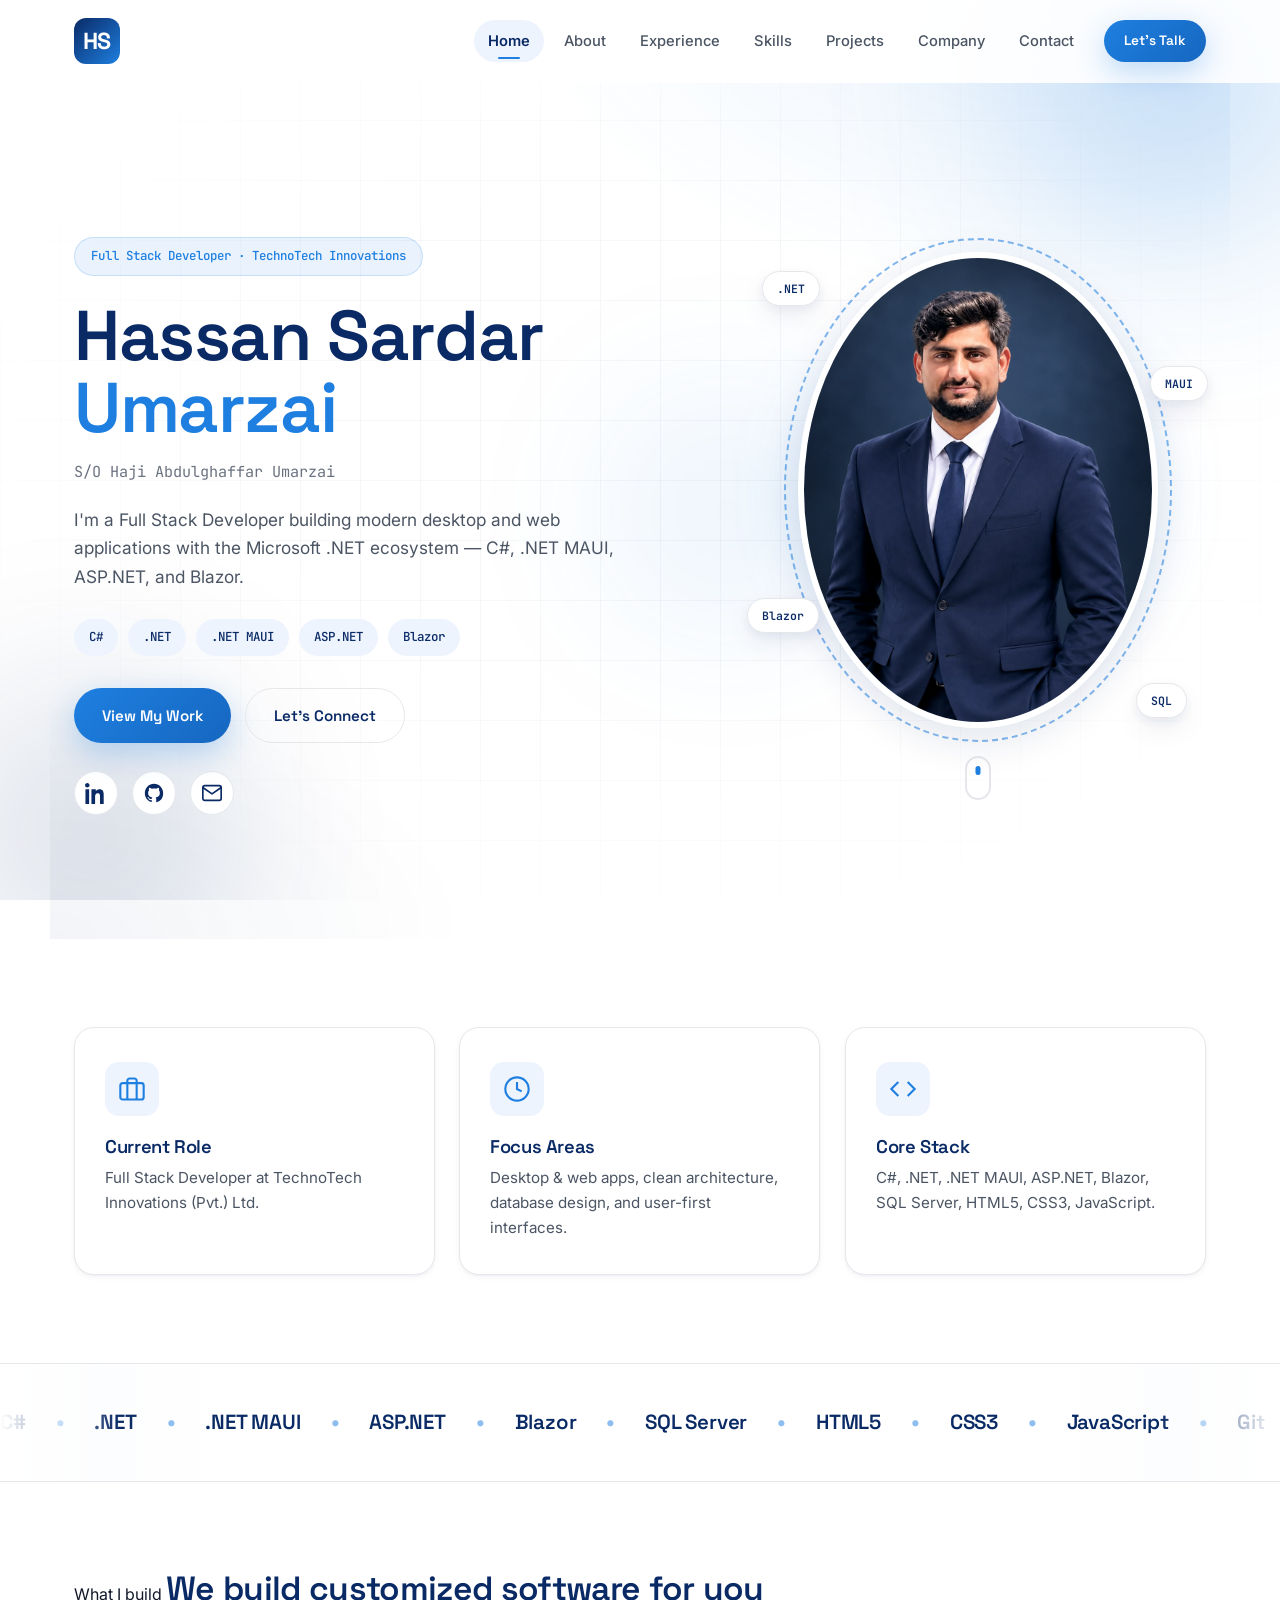
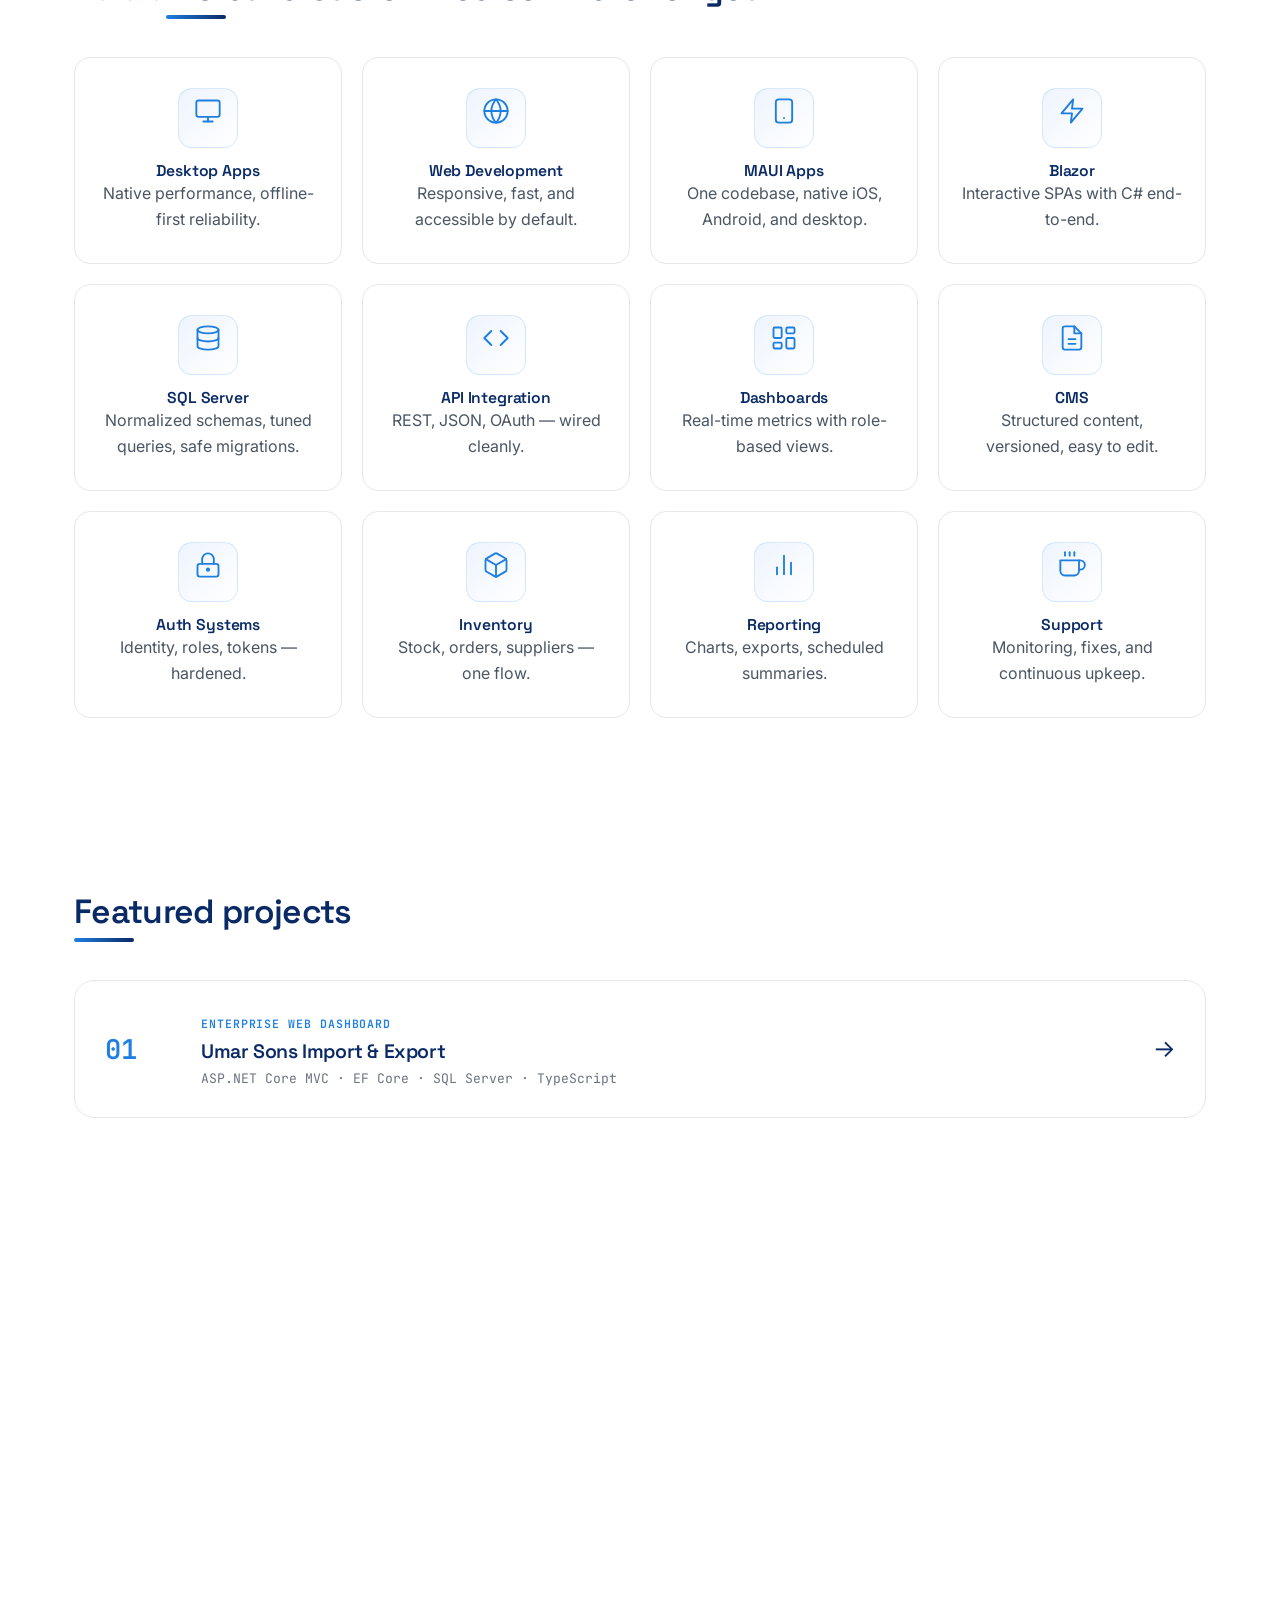
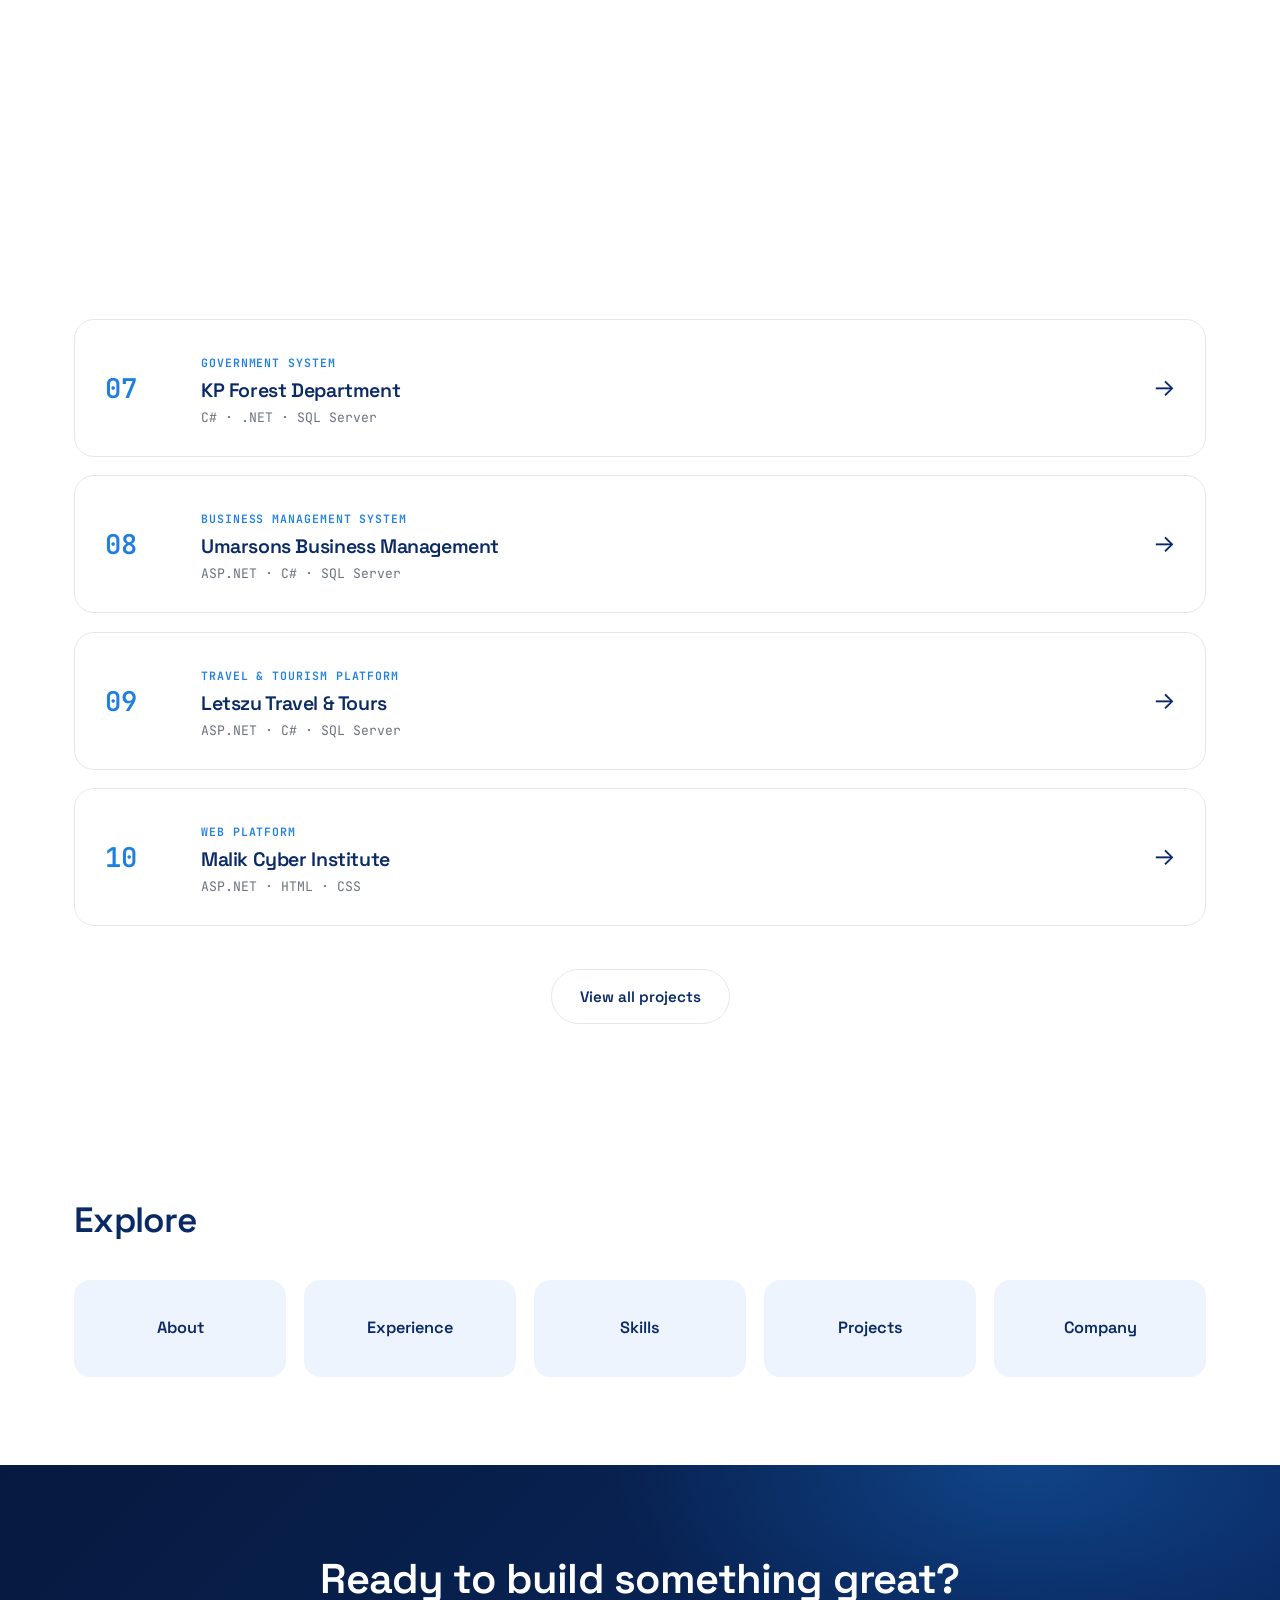
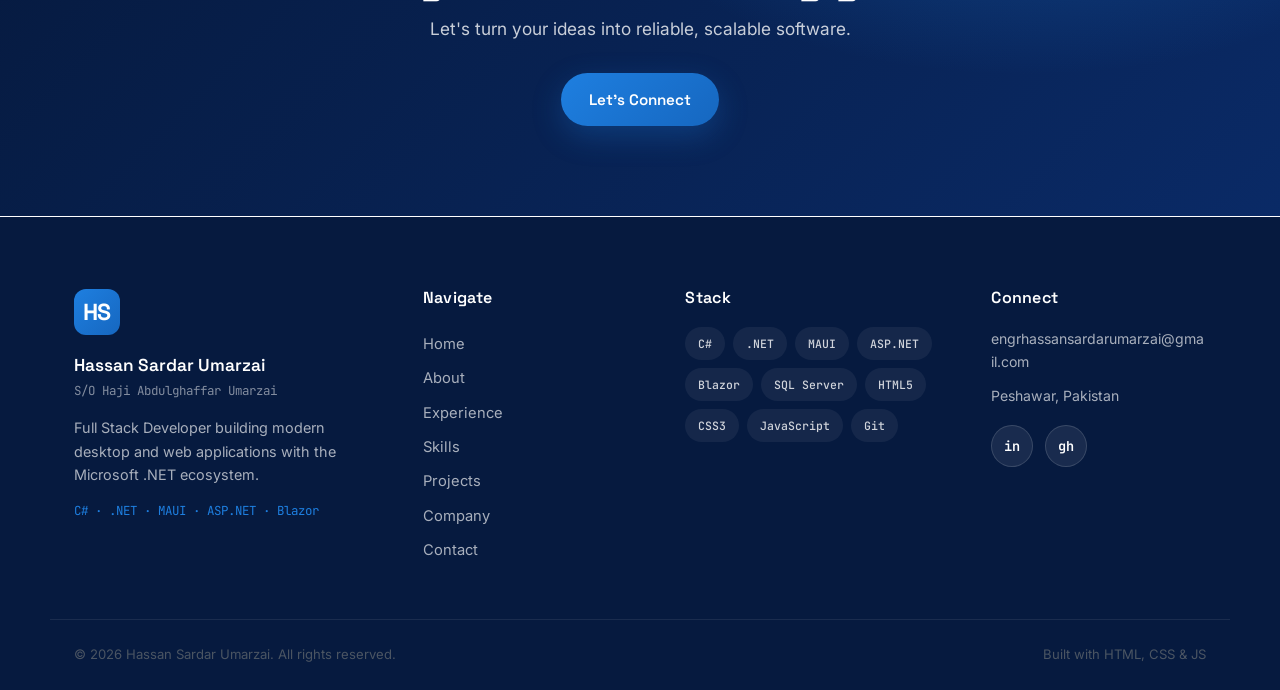
<file: index.html>
<!DOCTYPE html>
<html lang="en">
<head>
  <meta charset="UTF-8" />
  <meta name="viewport" content="width=device-width, initial-scale=1.0" />

  <!-- SEO meta -->
  <title>Hassan Sardar Umarzai · Full Stack Developer </title>
  <meta name="description" content="Portfolio of Hassan Sardar Umarzai — Full Stack Developer  at TechnoTech Innovations. C#, .NET, MAUI, ASP.NET, Blazor." />
  <meta property="og:title" content="Hassan Sardar Umarzai · Portfolio" />
  <meta property="og:description" content="Full Stack Developer  building modern desktop and web apps with the .NET ecosystem." />
  <meta property="og:type" content="website" />

  <!-- Fonts -->
  <link rel="preconnect" href="https://fonts.googleapis.com" />
  <link rel="preconnect" href="https://fonts.gstatic.com" crossorigin />
  <link href="https://fonts.googleapis.com/css2?family=Inter:opsz,wght@14..32,400;14..32,500;14..32,600&family=JetBrains+Mono:wght@400;500;600&family=Space+Grotesk:wght@400;500;600;700&display=swap" rel="stylesheet" />

  <!-- Shared stylesheet -->
  <link rel="stylesheet" href="style.css" />
</head>
<body>

  <!-- ===== ANIMATED AMBIENT BACKGROUND ===== -->
  <div class="ambient-bg" aria-hidden="true">
    <span class="orb orb-1"></span>
    <span class="orb orb-2"></span>
    <span class="orb orb-3"></span>
    <span class="grid-lines"></span>
  </div>

  <!-- ===== SHARED HEADER / STICKY NAVBAR ===== -->
  <header class="navbar" id="navbar">
    <div class="nav-inner container">
      <!-- Logo -->
      <a href="index.html" class="logo" aria-label="Homepage">HS</a>

      <!-- Mobile hamburger -->
      <button class="hamburger" id="hamburger" aria-label="Toggle navigation menu" aria-expanded="false" aria-controls="navMenu">
        <span></span><span></span><span></span>
      </button>

      <!-- Nav menu -->
      <nav class="nav-menu" id="navMenu" aria-label="Main navigation">
        <a href="index.html" class="nav-link active">Home</a>
        <a href="aboutus.html" class="nav-link">About</a>
        <a href="experience.html" class="nav-link">Experience</a>
        <a href="skills.html" class="nav-link">Skills</a>
        <a href="project.html" class="nav-link">Projects</a>
        <a href="company.html" class="nav-link">Company</a>
        <a href="contact.html" class="nav-link">Contact</a>
        <a href="contact.html" class="btn btn-sm btn-primary nav-cta">Let's Talk</a>
      </nav>

      <!-- Scroll progress bar -->
      <div class="scroll-progress" id="scrollProgress"></div>
    </div>
  </header>

  <!-- ===== HOME PAGE CONTENT ===== -->
  <main>

    <!-- HERO SECTION -->
    <section class="hero container" id="hero">
      <div class="hero-grid">
        <!-- Left: text content -->
        <div class="hero-text reveal slide-up">
          <span class="hero-badge">Full Stack Developer  · TechnoTech Innovations</span>
          <h1 class="hero-heading">
            Hassan Sardar<br />
            <span class="accent-blue">Umarzai</span>
          </h1>
          <p class="hero-sub">S/O Haji Abdulghaffar Umarzai</p>
          <p class="hero-intro">
            I'm a Full Stack Developer  building modern desktop and web applications with the Microsoft .NET ecosystem —
            C#, .NET MAUI, ASP.NET, and Blazor.
          </p>
          <div class="hero-pills">
            <span class="pill">C#</span>
            <span class="pill">.NET</span>
            <span class="pill">.NET MAUI</span>
            <span class="pill">ASP.NET</span>
            <span class="pill">Blazor</span>
          </div>
          <div class="hero-actions">
            <a href="project.html" class="btn btn-primary">View My Work</a>
            <a href="contact.html" class="btn btn-outline">Let's Connect</a>
          </div>
      <div class="hero-social">
  <a href="https://www.linkedin.com/in/hassan-sardar-umarzai-ab12b8436" target="_blank" rel="noopener" aria-label="LinkedIn profile">
    <svg width="22" height="22" viewBox="0 0 24 24" fill="currentColor"><path d="M4.98 3.5C4.98 4.88 3.86 6 2.5 6S0 4.88 0 3.5 1.12 1 2.5 1 4.98 2.12 4.98 3.5zM.5 8h4V24h-4V8zm7.5 0h3.8v2.2h.05c.53-1 1.83-2.2 3.77-2.2 4.03 0 4.78 2.65 4.78 6.1V24h-4v-7.5c0-1.79-.03-4.1-2.5-4.1-2.5 0-2.88 1.95-2.88 3.96V24h-4V8z"/></svg>
  </a>
  <a href="https://github.com/EngineerHassanSardar" target="_blank" rel="noopener" aria-label="GitHub profile">
    <svg width="22" height="22" viewBox="0 0 24 24" fill="currentColor"><path d="M12 2C6.48 2 2 6.58 2 12.26c0 4.5 2.87 8.32 6.84 9.67.5.1.68-.22.68-.48 0-.24-.01-.87-.01-1.7-2.78.62-3.37-1.37-3.37-1.37-.45-1.18-1.11-1.5-1.11-1.5-.91-.64.07-.62.07-.62 1 .07 1.53 1.06 1.53 1.06.89 1.56 2.34 1.11 2.91.85.09-.66.35-1.11.63-1.37-2.22-.26-4.56-1.14-4.56-5.07 0-1.12.39-2.03 1.03-2.75-.1-.26-.45-1.3.1-2.7 0 0 .84-.28 2.75 1.05A9.4 9.4 0 0 1 12 7.03c.85.01 1.7.12 2.5.35 1.9-1.33 2.74-1.05 2.74-1.05.55 1.4.2 2.44.1 2.7.64.72 1.03 1.63 1.03 2.75 0 3.94-2.34 4.8-4.57 5.06.36.32.68.94.68 1.9 0 1.37-.01 2.47-.01 2.8 0 .27.18.59.69.48A10.02 10.02 0 0 0 22 12.26C22 6.58 17.52 2 12 2z"/></svg>
  </a>
  <a href="mailto:engrhassansardarumarzai@gmail.com" aria-label="Send an email">
    <svg width="22" height="22" viewBox="0 0 24 24" fill="none" stroke="currentColor" stroke-width="1.8" stroke-linecap="round" stroke-linejoin="round">
      <rect x="2" y="4" width="20" height="16" rx="2"/>
      <polyline points="22,6 12,13 2,6"/>
    </svg>
  </a>
</div>
        </div>

        <!-- Right: photo with halo, ring, floating tags -->
        <div class="hero-visual reveal zoom-in">
          <div class="photo-wrapper">
            <div class="halo"></div>
            <div class="dashed-ring"></div>
            <img src="hassan.jpeg" alt="Hassan Sardar Umarzai" class="hero-photo" width="360" height="360" />
            <!-- floating tags -->
            <span class="float-tag tag-1">.NET</span>
            <span class="float-tag tag-2">MAUI</span>
            <span class="float-tag tag-3">Blazor</span>
            <span class="float-tag tag-4">SQL</span>
          </div>
          <!-- scroll indicator -->
          <div class="scroll-indicator" aria-hidden="true">
            <span class="dot"></span>
          </div>
        </div>
      </div>
    </section>

    <!-- INFO CARDS -->
    <section class="container section">
      <div class="info-cards">
        <div class="info-card reveal slide-up" data-tilt>
          <div class="info-icon">
            <svg width="28" height="28" viewBox="0 0 24 24" fill="none" stroke="currentColor" stroke-width="1.8"><rect x="2" y="7" width="20" height="14" rx="2"/><path d="M16 21V5a2 2 0 0 0-2-2h-4a2 2 0 0 0-2 2v16"/></svg>
          </div>
          <h3>Current Role</h3>
          <p>Full Stack Developer  at TechnoTech Innovations (Pvt.) Ltd.</p>
        </div>
        <div class="info-card reveal slide-up" data-tilt style="transition-delay: 0.1s">
          <div class="info-icon">
            <svg width="28" height="28" viewBox="0 0 24 24" fill="none" stroke="currentColor" stroke-width="1.8"><circle cx="12" cy="12" r="10"/><path d="M12 6v6l4 2"/></svg>
          </div>
          <h3>Focus Areas</h3>
          <p>Desktop &amp; web apps, clean architecture, database design, and user-first interfaces.</p>
        </div>
        <div class="info-card reveal slide-up" data-tilt style="transition-delay: 0.2s">
          <div class="info-icon">
            <svg width="28" height="28" viewBox="0 0 24 24" fill="none" stroke="currentColor" stroke-width="1.8"><polyline points="16 18 22 12 16 6"/><polyline points="8 6 2 12 8 18"/></svg>
          </div>
          <h3>Core Stack</h3>
          <p>C#, .NET, .NET MAUI, ASP.NET, Blazor, SQL Server, HTML5, CSS3, JavaScript.</p>
        </div>
      </div>
    </section>

    <!-- MARQUEE STRIP -->
    <section class="marquee-section" aria-hidden="true">
      <div class="marquee">
        <div class="marquee-track">
          <span>C#</span><span class="dot">•</span>
          <span>.NET</span><span class="dot">•</span>
          <span>.NET MAUI</span><span class="dot">•</span>
          <span>ASP.NET</span><span class="dot">•</span>
          <span>Blazor</span><span class="dot">•</span>
          <span>SQL Server</span><span class="dot">•</span>
          <span>HTML5</span><span class="dot">•</span>
          <span>CSS3</span><span class="dot">•</span>
          <span>JavaScript</span><span class="dot">•</span>
          <span>Git</span><span class="dot">•</span>
          <!-- duplicate for seamless loop -->
          <span>C#</span><span class="dot">•</span>
          <span>.NET</span><span class="dot">•</span>
          <span>.NET MAUI</span><span class="dot">•</span>
          <span>ASP.NET</span><span class="dot">•</span>
          <span>Blazor</span><span class="dot">•</span>
          <span>SQL Server</span><span class="dot">•</span>
          <span>HTML5</span><span class="dot">•</span>
          <span>CSS3</span><span class="dot">•</span>
          <span>JavaScript</span><span class="dot">•</span>
          <span>Git</span><span class="dot">•</span>
        </div>
      </div>
    </section>

    <!-- SERVICE GRID -->
    <section class="container section">
      <div class="section-head reveal slide-up">
        <span class="eyebrow">What I build</span>
        <h2 class="section-tagline">We build customized software for you</h2>
      </div>

      <div class="service-grid">
        <div class="service-card reveal slide-up">
          <div class="service-icon" aria-hidden="true">
            <svg viewBox="0 0 24 24" fill="none" stroke="currentColor" stroke-width="1.6" stroke-linecap="round" stroke-linejoin="round"><rect x="2" y="3" width="20" height="14" rx="2"/><line x1="8" y1="21" x2="16" y2="21"/><line x1="12" y1="17" x2="12" y2="21"/></svg>
          </div>
          <h4>Desktop Apps</h4>
          <p class="service-desc">Native performance, offline-first reliability.</p>
        </div>

        <div class="service-card reveal slide-up" style="transition-delay:0.05s">
          <div class="service-icon" aria-hidden="true">
            <svg viewBox="0 0 24 24" fill="none" stroke="currentColor" stroke-width="1.6" stroke-linecap="round" stroke-linejoin="round"><circle cx="12" cy="12" r="10"/><line x1="2" y1="12" x2="22" y2="12"/><path d="M12 2a15.3 15.3 0 0 1 4 10 15.3 15.3 0 0 1-4 10 15.3 15.3 0 0 1-4-10 15.3 15.3 0 0 1 4-10z"/></svg>
          </div>
          <h4>Web Development</h4>
          <p class="service-desc">Responsive, fast, and accessible by default.</p>
        </div>

        <div class="service-card reveal slide-up" style="transition-delay:0.1s">
          <div class="service-icon" aria-hidden="true">
            <svg viewBox="0 0 24 24" fill="none" stroke="currentColor" stroke-width="1.6" stroke-linecap="round" stroke-linejoin="round"><rect x="5" y="2" width="14" height="20" rx="2.5"/><line x1="12" y1="18" x2="12" y2="18"/></svg>
          </div>
          <h4>MAUI Apps</h4>
          <p class="service-desc">One codebase, native iOS, Android, and desktop.</p>
        </div>

        <div class="service-card reveal slide-up" style="transition-delay:0.15s">
          <div class="service-icon" aria-hidden="true">
            <svg viewBox="0 0 24 24" fill="none" stroke="currentColor" stroke-width="1.6" stroke-linecap="round" stroke-linejoin="round"><polygon points="13 2 3 14 12 14 11 22 21 10 12 10 13 2"/></svg>
          </div>
          <h4>Blazor</h4>
          <p class="service-desc">Interactive SPAs with C# end-to-end.</p>
        </div>

        <div class="service-card reveal slide-up" style="transition-delay:0.2s">
          <div class="service-icon" aria-hidden="true">
            <svg viewBox="0 0 24 24" fill="none" stroke="currentColor" stroke-width="1.6" stroke-linecap="round" stroke-linejoin="round"><ellipse cx="12" cy="5" rx="9" ry="3"/><path d="M21 12c0 1.66-4 3-9 3s-9-1.34-9-3"/><path d="M3 5v14c0 1.66 4 3 9 3s9-1.34 9-3V5"/></svg>
          </div>
          <h4>SQL Server</h4>
          <p class="service-desc">Normalized schemas, tuned queries, safe migrations.</p>
        </div>

        <div class="service-card reveal slide-up" style="transition-delay:0.25s">
          <div class="service-icon" aria-hidden="true">
            <svg viewBox="0 0 24 24" fill="none" stroke="currentColor" stroke-width="1.6" stroke-linecap="round" stroke-linejoin="round"><path d="M16 18l6-6-6-6"/><path d="M8 6l-6 6 6 6"/></svg>
          </div>
          <h4>API Integration</h4>
          <p class="service-desc">REST, JSON, OAuth — wired cleanly.</p>
        </div>

        <div class="service-card reveal slide-up" style="transition-delay:0.3s">
          <div class="service-icon" aria-hidden="true">
            <svg viewBox="0 0 24 24" fill="none" stroke="currentColor" stroke-width="1.6" stroke-linecap="round" stroke-linejoin="round"><rect x="3" y="3" width="7" height="9" rx="1"/><rect x="14" y="3" width="7" height="5" rx="1"/><rect x="14" y="12" width="7" height="9" rx="1"/><rect x="3" y="16" width="7" height="5" rx="1"/></svg>
          </div>
          <h4>Dashboards</h4>
          <p class="service-desc">Real-time metrics with role-based views.</p>
        </div>

        <div class="service-card reveal slide-up" style="transition-delay:0.35s">
          <div class="service-icon" aria-hidden="true">
            <svg viewBox="0 0 24 24" fill="none" stroke="currentColor" stroke-width="1.6" stroke-linecap="round" stroke-linejoin="round"><path d="M14 2H6a2 2 0 0 0-2 2v16a2 2 0 0 0 2 2h12a2 2 0 0 0 2-2V8z"/><polyline points="14 2 14 8 20 8"/><line x1="9" y1="13" x2="15" y2="13"/><line x1="9" y1="17" x2="15" y2="17"/></svg>
          </div>
          <h4>CMS</h4>
          <p class="service-desc">Structured content, versioned, easy to edit.</p>
        </div>

        <div class="service-card reveal slide-up" style="transition-delay:0.4s">
          <div class="service-icon" aria-hidden="true">
            <svg viewBox="0 0 24 24" fill="none" stroke="currentColor" stroke-width="1.6" stroke-linecap="round" stroke-linejoin="round"><rect x="3" y="11" width="18" height="11" rx="2"/><path d="M7 11V7a5 5 0 0 1 10 0v4"/><circle cx="12" cy="16" r="1"/></svg>
          </div>
          <h4>Auth Systems</h4>
          <p class="service-desc">Identity, roles, tokens — hardened.</p>
        </div>

        <div class="service-card reveal slide-up" style="transition-delay:0.45s">
          <div class="service-icon" aria-hidden="true">
            <svg viewBox="0 0 24 24" fill="none" stroke="currentColor" stroke-width="1.6" stroke-linecap="round" stroke-linejoin="round"><path d="M21 16V8a2 2 0 0 0-1-1.73l-7-4a2 2 0 0 0-2 0l-7 4A2 2 0 0 0 3 8v8a2 2 0 0 0 1 1.73l7 4a2 2 0 0 0 2 0l7-4A2 2 0 0 0 21 16z"/><polyline points="3.27 6.96 12 12.01 20.73 6.96"/><line x1="12" y1="22.08" x2="12" y2="12"/></svg>
          </div>
          <h4>Inventory</h4>
          <p class="service-desc">Stock, orders, suppliers — one flow.</p>
        </div>

        <div class="service-card reveal slide-up" style="transition-delay:0.5s">
          <div class="service-icon" aria-hidden="true">
            <svg viewBox="0 0 24 24" fill="none" stroke="currentColor" stroke-width="1.6" stroke-linecap="round" stroke-linejoin="round"><line x1="18" y1="20" x2="18" y2="10"/><line x1="12" y1="20" x2="12" y2="4"/><line x1="6" y1="20" x2="6" y2="14"/></svg>
          </div>
          <h4>Reporting</h4>
          <p class="service-desc">Charts, exports, scheduled summaries.</p>
        </div>

        <div class="service-card reveal slide-up" style="transition-delay:0.55s">
          <div class="service-icon" aria-hidden="true">
            <svg viewBox="0 0 24 24" fill="none" stroke="currentColor" stroke-width="1.6" stroke-linecap="round" stroke-linejoin="round"><path d="M18 8h1a4 4 0 0 1 0 8h-1"/><path d="M2 8h16v9a4 4 0 0 1-4 4H6a4 4 0 0 1-4-4V8z"/><line x1="6" y1="1" x2="6" y2="4"/><line x1="10" y1="1" x2="10" y2="4"/><line x1="14" y1="1" x2="14" y2="4"/></svg>
          </div>
          <h4>Support</h4>
          <p class="service-desc">Monitoring, fixes, and continuous upkeep.</p>
        </div>
      </div>
    </section>

    <!-- FEATURED PROJECTS PREVIEW -->
    <!-- FEATURED PROJECTS -->
    <!-- FEATURED PROJECTS -->
    <section class="container section">
      <div class="section-head reveal slide-up">
        <h2 class="section-tagline">Featured projects</h2>
      </div>

      <div class="project-list">

        <!-- 01 -->
        <a href="project.html" class="project-row reveal slide-left">
          <span class="project-num">01</span>
          <div class="project-info">
            <span class="project-cat">Enterprise Web Dashboard</span>
            <h3>Umar Sons Import &amp; Export</h3>
            <p>ASP.NET Core MVC · EF Core · SQL Server · TypeScript</p>
          </div>
          <span class="project-arrow">→</span>
        </a>

        <!-- 02 -->
        <a href="project.html" class="project-row reveal slide-right">
          <span class="project-num">02</span>
          <div class="project-info">
            <span class="project-cat">Android App · MAUI Blazor Hybrid</span>
            <h3>Umar Sons Mobile App</h3>
            <p>.NET MAUI · Blazor Hybrid · C# · Android</p>
          </div>
          <span class="project-arrow">→</span>
        </a>

        <!-- 03 -->
        <a href="project.html" class="project-row reveal slide-left">
          <span class="project-num">03</span>
          <div class="project-info">
            <span class="project-cat">Desktop + Mobile POS · Healthcare</span>
            <h3>MediCare Pharmacy Management</h3>
            <p>.NET MAUI Blazor Hybrid · SQLite · ESC/POS · QuestPDF</p>
          </div>
          <span class="project-arrow">→</span>
        </a>

        <!-- 04 -->
        <a href="project.html" class="project-row reveal slide-right">
          <span class="project-num">04</span>
          <div class="project-info">
            <span class="project-cat">Mobile Application</span>
            <h3>KPCTA Mobile App</h3>
            <p>.NET MAUI · C# · API</p>
          </div>
          <span class="project-arrow">→</span>
        </a>

        <!-- 05 -->
        <a href="project.html" class="project-row reveal slide-left">
          <span class="project-num">05</span>
          <div class="project-info">
            <span class="project-cat">Government Web Dashboard</span>
            <h3>KP Tourism Department — Web Dashboard</h3>
            <p>ASP.NET · C# · SQL Server</p>
          </div>
          <span class="project-arrow">→</span>
        </a>

        <!-- 06 -->
        <a href="project.html" class="project-row reveal slide-right">
          <span class="project-num">06</span>
          <div class="project-info">
            <span class="project-cat">Wildlife Management</span>
            <h3>KPK Wildlife Department System</h3>
            <p>ASP.NET · C# · SQL Server</p>
          </div>
          <span class="project-arrow">→</span>
        </a>

        <!-- 07 -->
        <a href="project.html" class="project-row reveal slide-left">
          <span class="project-num">07</span>
          <div class="project-info">
            <span class="project-cat">Government System</span>
            <h3>KP Forest Department</h3>
            <p>C# · .NET · SQL Server</p>
          </div>
          <span class="project-arrow">→</span>
        </a>

        <!-- 08 -->
        <a href="project.html" class="project-row reveal slide-right">
          <span class="project-num">08</span>
          <div class="project-info">
            <span class="project-cat">Business Management System</span>
            <h3>Umarsons Business Management</h3>
            <p>ASP.NET · C# · SQL Server</p>
          </div>
          <span class="project-arrow">→</span>
        </a>

        <!-- 09 -->
        <a href="project.html" class="project-row reveal slide-left">
          <span class="project-num">09</span>
          <div class="project-info">
            <span class="project-cat">Travel &amp; Tourism Platform</span>
            <h3>Letszu Travel &amp; Tours</h3>
            <p>ASP.NET · C# · SQL Server</p>
          </div>
          <span class="project-arrow">→</span>
        </a>

        <!-- 10 -->
        <a href="project.html" class="project-row reveal slide-right">
          <span class="project-num">10</span>
          <div class="project-info">
            <span class="project-cat">Web Platform</span>
            <h3>Malik Cyber Institute</h3>
            <p>ASP.NET · HTML · CSS</p>
          </div>
          <span class="project-arrow">→</span>
        </a>

      </div>

      <div class="featured-cta reveal slide-up">
        <a href="project.html" class="btn btn-outline">View all projects</a>
      </div>
    </section>
    <!-- EXPLORE TILES -->
    <section class="container section">
      <h2 class="section-heading reveal slide-up">Explore</h2>
      <div class="explore-grid">
        <a href="aboutus.html" class="explore-tile reveal slide-up">About</a>
        <a href="experience.html" class="explore-tile reveal slide-up" style="transition-delay:0.05s">Experience</a>
        <a href="skills.html" class="explore-tile reveal slide-up" style="transition-delay:0.1s">Skills</a>
        <a href="project.html" class="explore-tile reveal slide-up" style="transition-delay:0.15s">Projects</a>
        <a href="company.html" class="explore-tile reveal slide-up" style="transition-delay:0.2s">Company</a>
      </div>
    </section>

    <!-- CTA DARK SECTION -->
    <section class="cta-dark reveal slide-up">
      <div class="container cta-content">
        <h2>Ready to build something great?</h2>
        <p>Let's turn your ideas into reliable, scalable software.</p>
        <a href="contact.html" class="btn btn-primary">Let's Connect</a>
      </div>
    </section>

  </main>

  <!-- ===== SHARED FOOTER ===== -->
  <footer class="footer">
    <div class="container footer-grid">
      <!-- Column 1: Brand -->
      <div class="footer-col">
        <span class="logo footer-logo">HS</span>
        <p class="footer-name">Hassan Sardar Umarzai</p>
        <p class="footer-sub">S/O Haji Abdulghaffar Umarzai</p>
        <p class="footer-bio">Full Stack Developer  building modern desktop and web applications with the Microsoft .NET ecosystem.</p>
        <p class="footer-stack">C# · .NET · MAUI · ASP.NET · Blazor</p>
      </div>

      <!-- Column 2: Navigate -->
      <div class="footer-col">
        <h4>Navigate</h4>
        <a href="index.html" class="footer-link">Home</a>
        <a href="aboutus.html" class="footer-link">About</a>
        <a href="experience.html" class="footer-link">Experience</a>
        <a href="skills.html" class="footer-link">Skills</a>
        <a href="project.html" class="footer-link">Projects</a>
        <a href="company.html" class="footer-link">Company</a>
        <a href="contact.html" class="footer-link">Contact</a>
      </div>

      <!-- Column 3: Stack pills -->
      <div class="footer-col">
        <h4>Stack</h4>
        <div class="footer-pills">
          <span class="pill">C#</span><span class="pill">.NET</span><span class="pill">MAUI</span>
          <span class="pill">ASP.NET</span><span class="pill">Blazor</span><span class="pill">SQL Server</span>
          <span class="pill">HTML5</span><span class="pill">CSS3</span><span class="pill">JavaScript</span>
          <span class="pill">Git</span>
        </div>
      </div>

      <!-- Column 4: Connect -->
      <div class="footer-col">
        <h4>Connect</h4>
        <p class="footer-contact">engrhassansardarumarzai@gmail.com</p>
        <p class="footer-contact">Peshawar, Pakistan</p>
        <div class="footer-social">
          <a href="https://www.linkedin.com/in/hassan-sardar-umarzai-ab12b8436" target="_blank" rel="noopener" class="social-btn" aria-label="LinkedIn">in</a>
          <a href="https://github.com/EngineerHassanSardar" target="_blank" rel="noopener" class="social-btn" aria-label="GitHub">gh</a>
        </div>
      </div>
    </div>

    <div class="footer-bottom container">
      <p>© 2026 Hassan Sardar Umarzai. All rights reserved.</p>
      <p>Built with HTML, CSS &amp; JS</p>
    </div>
  </footer>

  <!-- Shared script -->
  <script src="script.js"></script>
</body>
</html>
</file>
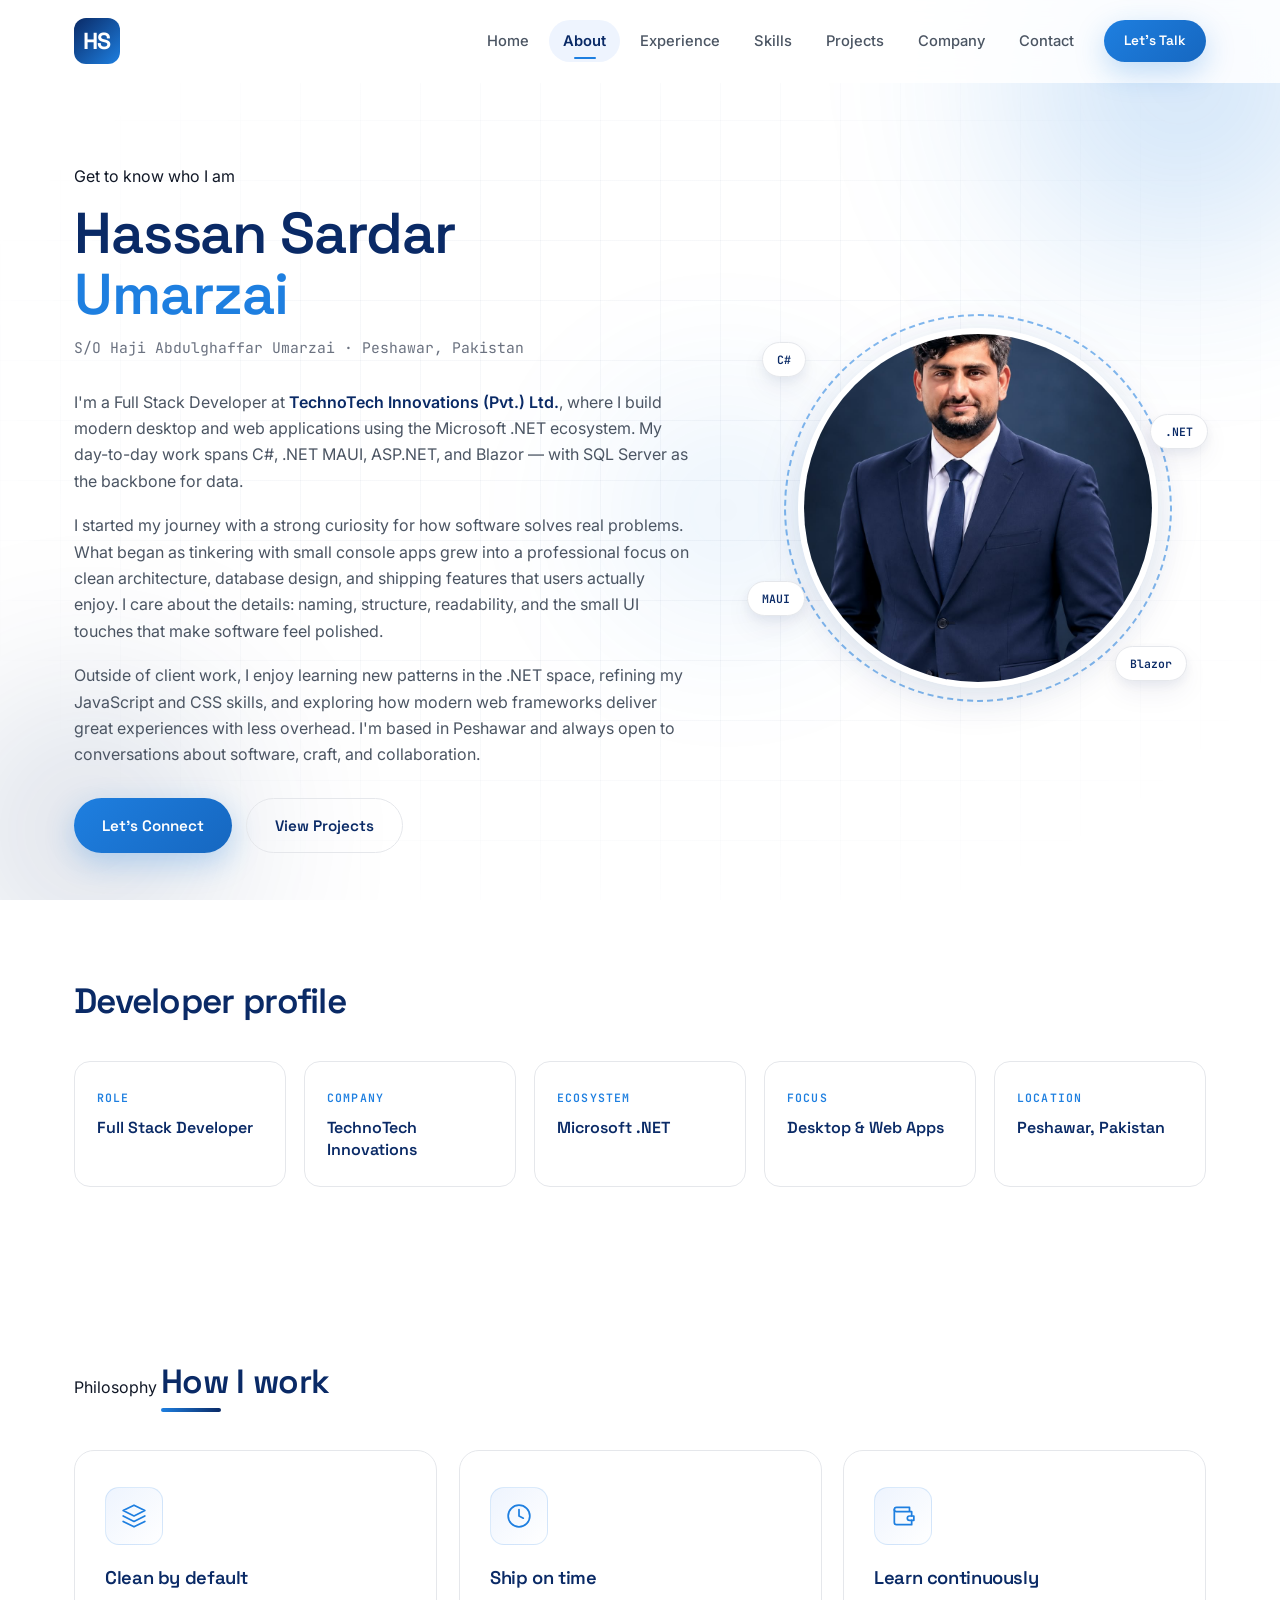
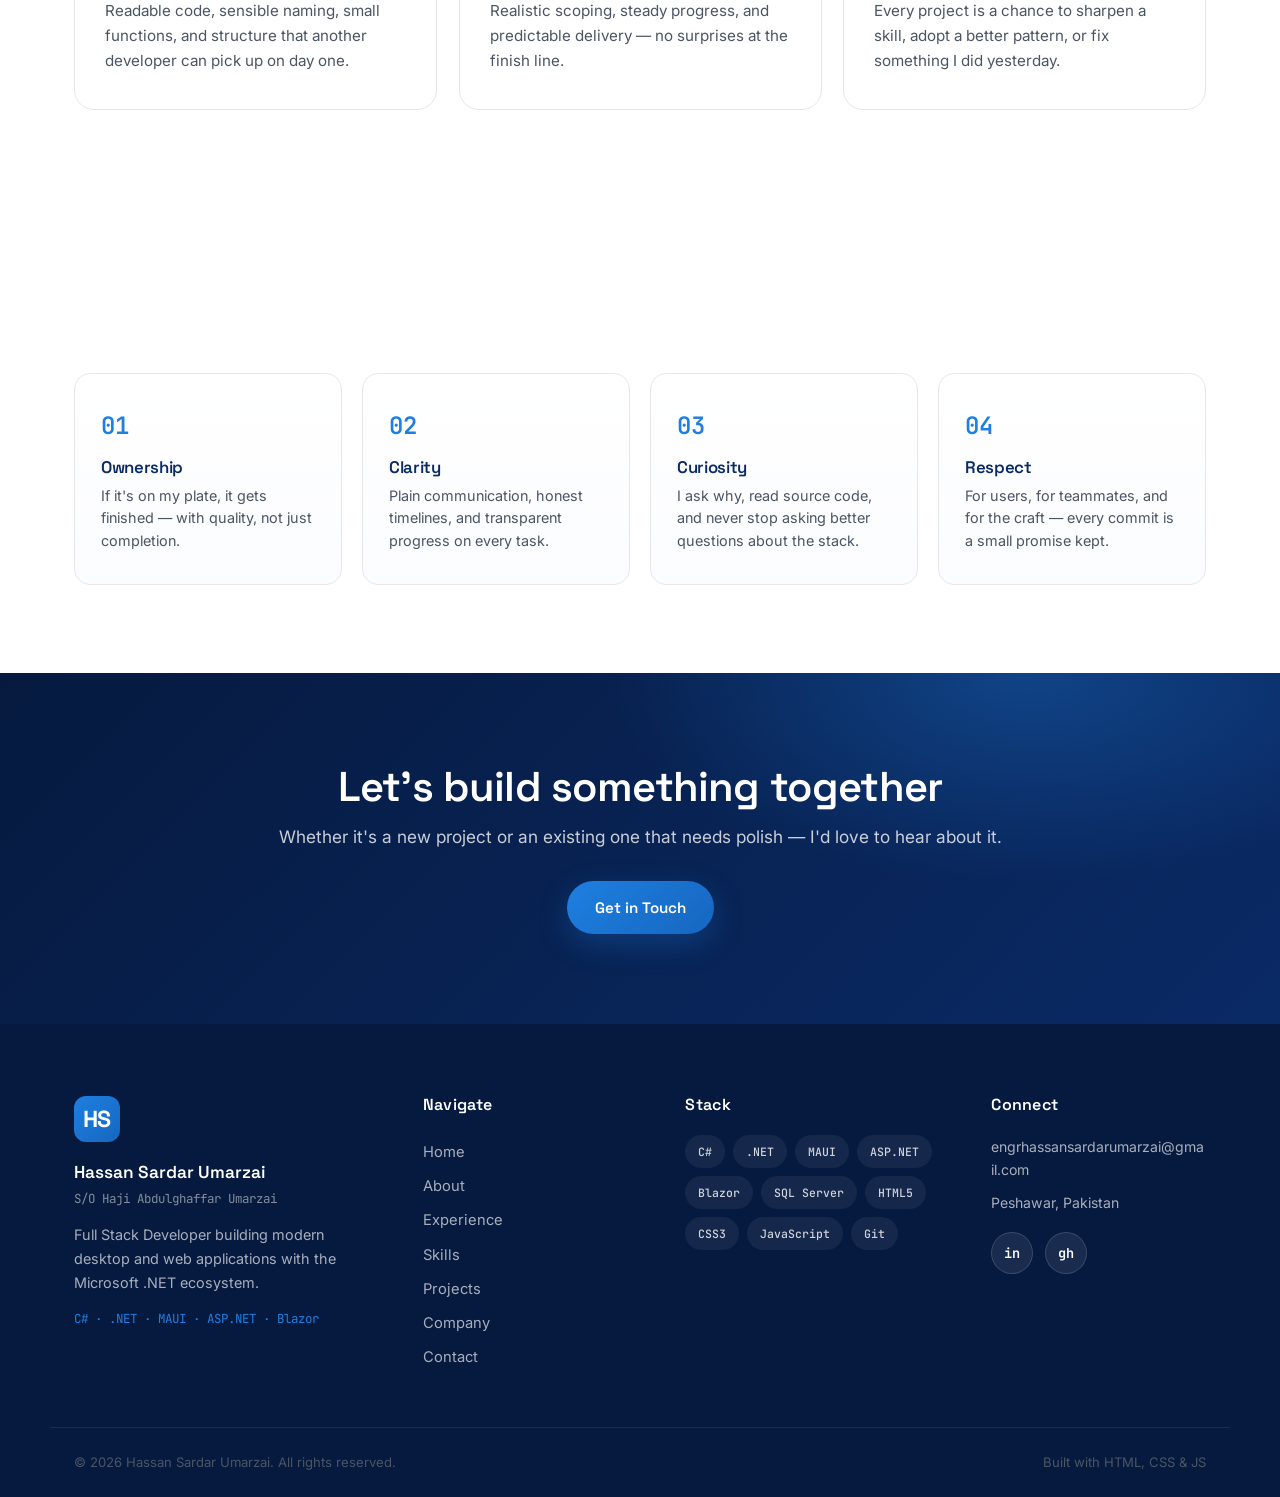
<file: aboutus.html>
<!DOCTYPE html>
<html lang="en">
<head>
  <meta charset="UTF-8" />
  <meta name="viewport" content="width=device-width, initial-scale=1.0" />

  <!-- SEO meta -->
  <title>About · Hassan Sardar Umarzai</title>
  <meta name="description" content="Get to know Hassan Sardar Umarzai — Full Stack Developer  at TechnoTech Innovations, Peshawar, Pakistan." />
  <meta property="og:title" content="About · Hassan Sardar Umarzai" />
  <meta property="og:description" content="Full bio, developer profile, and principles of Hassan Sardar Umarzai." />
  <meta property="og:type" content="profile" />

  <!-- Fonts -->
  <link rel="preconnect" href="https://fonts.googleapis.com" />
  <link rel="preconnect" href="https://fonts.gstatic.com" crossorigin />
  <link href="https://fonts.googleapis.com/css2?family=Inter:opsz,wght@14..32,400;14..32,500;14..32,600&family=JetBrains+Mono:wght@400;500;600&family=Space+Grotesk:wght@400;500;600;700&display=swap" rel="stylesheet" />

  <!-- Shared stylesheet -->
  <link rel="stylesheet" href="style.css" />
</head>
<body>

  <!-- ===== ANIMATED AMBIENT BACKGROUND ===== -->
  <div class="ambient-bg" aria-hidden="true">
    <span class="orb orb-1"></span>
    <span class="orb orb-2"></span>
    <span class="orb orb-3"></span>
    <span class="grid-lines"></span>
  </div>

  <!-- ===== SHARED HEADER / STICKY NAVBAR ===== -->
  <header class="navbar" id="navbar">
    <div class="nav-inner container">
      <a href="index.html" class="logo" aria-label="Homepage">HS</a>

      <button class="hamburger" id="hamburger" aria-label="Toggle navigation menu" aria-expanded="false" aria-controls="navMenu">
        <span></span><span></span><span></span>
      </button>

      <nav class="nav-menu" id="navMenu" aria-label="Main navigation">
        <a href="index.html" class="nav-link">Home</a>
        <a href="aboutus.html" class="nav-link active">About</a>
        <a href="experience.html" class="nav-link">Experience</a>
        <a href="skills.html" class="nav-link">Skills</a>
        <a href="project.html" class="nav-link">Projects</a>
        <a href="company.html" class="nav-link">Company</a>
        <a href="contact.html" class="nav-link">Contact</a>
        <a href="contact.html" class="btn btn-sm btn-primary nav-cta">Let's Talk</a>
      </nav>

      <div class="scroll-progress" id="scrollProgress"></div>
    </div>
  </header>

  <!-- ===== ABOUT PAGE CONTENT ===== -->
  <main>

    <!-- ABOUT HERO -->
    <section class="about-hero container section" id="about">
      <div class="about-grid">
        <!-- Left: text -->
        <div class="about-text reveal slide-left">
          <span class="eyebrow">Get to know who I am</span>
          <h1 class="about-heading">
            Hassan Sardar<br />
            <span class="accent-blue">Umarzai</span>
          </h1>
          <p class="about-sub">S/O Haji Abdulghaffar Umarzai · Peshawar, Pakistan</p>

          <p class="about-para">
            I'm a Full Stack Developer  at <strong>TechnoTech Innovations (Pvt.) Ltd.</strong>, where I
            build modern desktop and web applications using the Microsoft .NET ecosystem. My day-to-day
            work spans C#, .NET MAUI, ASP.NET, and Blazor — with SQL Server as the backbone for data.
          </p>

          <p class="about-para">
            I started my journey with a strong curiosity for how software solves real problems. What began
            as tinkering with small console apps grew into a professional focus on clean architecture,
            database design, and shipping features that users actually enjoy. I care about the details:
            naming, structure, readability, and the small UI touches that make software feel polished.
          </p>

          <p class="about-para">
            Outside of client work, I enjoy learning new patterns in the .NET space, refining my
            JavaScript and CSS skills, and exploring how modern web frameworks deliver great experiences
            with less overhead. I'm based in Peshawar and always open to conversations about software,
            craft, and collaboration.
          </p>

          <div class="about-actions">
            <a href="contact.html" class="btn btn-primary">Let's Connect</a>
            <a href="project.html" class="btn btn-outline">View Projects</a>
          </div>
        </div>

        <!-- Right: photo with ring + tags -->
        <div class="about-visual reveal slide-right">
          <div class="photo-wrapper">
            <div class="halo"></div>
            <div class="dashed-ring"></div>
            <img src="hassan.jpeg" alt="Hassan Sardar Umarzai" class="hero-photo" width="360" height="360" />
            <span class="float-tag tag-1">C#</span>
            <span class="float-tag tag-2">.NET</span>
            <span class="float-tag tag-3">MAUI</span>
            <span class="float-tag tag-4">Blazor</span>
          </div>
        </div>
      </div>
    </section>

    <!-- DEVELOPER PROFILE — 5 STAT CARDS -->
    <section class="container section">
      <h2 class="section-heading reveal slide-up">Developer profile</h2>

      <div class="profile-grid">
        <div class="profile-card reveal slide-up">
          <span class="profile-label">Role</span>
          <span class="profile-value">Full Stack Developer </span>
        </div>
        <div class="profile-card reveal slide-up" style="transition-delay:0.05s">
          <span class="profile-label">Company</span>
          <span class="profile-value">TechnoTech Innovations</span>
        </div>
        <div class="profile-card reveal slide-up" style="transition-delay:0.1s">
          <span class="profile-label">Ecosystem</span>
          <span class="profile-value">Microsoft .NET</span>
        </div>
        <div class="profile-card reveal slide-up" style="transition-delay:0.15s">
          <span class="profile-label">Focus</span>
          <span class="profile-value">Desktop &amp; Web Apps</span>
        </div>
        <div class="profile-card reveal slide-up" style="transition-delay:0.2s">
          <span class="profile-label">Location</span>
          <span class="profile-value">Peshawar, Pakistan</span>
        </div>
      </div>
    </section>

    <!-- HOW I WORK — 3 PRINCIPLE CARDS -->
    <section class="container section">
      <div class="section-head reveal slide-up">
        <span class="eyebrow">Philosophy</span>
        <h2 class="section-tagline">How I work</h2>
      </div>

      <div class="principle-grid">
        <div class="principle-card reveal slide-up">
          <div class="principle-icon" aria-hidden="true">
            <svg viewBox="0 0 24 24" fill="none" stroke="currentColor" stroke-width="1.6" stroke-linecap="round" stroke-linejoin="round">
              <path d="M12 2 2 7l10 5 10-5-10-5z"/>
              <path d="m2 17 10 5 10-5"/>
              <path d="m2 12 10 5 10-5"/>
            </svg>
          </div>
          <h3>Clean by default</h3>
          <p>Readable code, sensible naming, small functions, and structure that another developer can pick up on day one.</p>
        </div>

        <div class="principle-card reveal slide-up" style="transition-delay:0.1s">
          <div class="principle-icon" aria-hidden="true">
            <svg viewBox="0 0 24 24" fill="none" stroke="currentColor" stroke-width="1.6" stroke-linecap="round" stroke-linejoin="round">
              <circle cx="12" cy="12" r="10"/>
              <polyline points="12 6 12 12 16 14"/>
            </svg>
          </div>
          <h3>Ship on time</h3>
          <p>Realistic scoping, steady progress, and predictable delivery — no surprises at the finish line.</p>
        </div>

        <div class="principle-card reveal slide-up" style="transition-delay:0.2s">
          <div class="principle-icon" aria-hidden="true">
            <svg viewBox="0 0 24 24" fill="none" stroke="currentColor" stroke-width="1.6" stroke-linecap="round" stroke-linejoin="round">
              <path d="M20 12V8H6a2 2 0 0 1-2-2c0-1.1.9-2 2-2h12v4"/>
              <path d="M4 6v12c0 1.1.9 2 2 2h14v-4"/>
              <path d="M18 12a2 2 0 0 0-2 2c0 1.1.9 2 2 2h4v-4z"/>
            </svg>
          </div>
          <h3>Learn continuously</h3>
          <p>Every project is a chance to sharpen a skill, adopt a better pattern, or fix something I did yesterday.</p>
        </div>
      </div>
    </section>

    <!-- BEYOND CODE — 4 VALUE CARDS -->
    <section class="container section">
      <div class="section-head reveal slide-up">
        <span class="eyebrow">Values</span>
        <h2 class="section-tagline">Beyond code</h2>
      </div>

      <div class="value-grid">
        <div class="value-card reveal slide-up">
          <span class="value-num">01</span>
          <h4>Ownership</h4>
          <p>If it's on my plate, it gets finished — with quality, not just completion.</p>
        </div>

        <div class="value-card reveal slide-up" style="transition-delay:0.05s">
          <span class="value-num">02</span>
          <h4>Clarity</h4>
          <p>Plain communication, honest timelines, and transparent progress on every task.</p>
        </div>

        <div class="value-card reveal slide-up" style="transition-delay:0.1s">
          <span class="value-num">03</span>
          <h4>Curiosity</h4>
          <p>I ask why, read source code, and never stop asking better questions about the stack.</p>
        </div>

        <div class="value-card reveal slide-up" style="transition-delay:0.15s">
          <span class="value-num">04</span>
          <h4>Respect</h4>
          <p>For users, for teammates, and for the craft — every commit is a small promise kept.</p>
        </div>
      </div>
    </section>

    <!-- CTA DARK SECTION -->
    <section class="cta-dark reveal slide-up">
      <div class="container cta-content">
        <h2>Let's build something together</h2>
        <p>Whether it's a new project or an existing one that needs polish — I'd love to hear about it.</p>
        <a href="contact.html" class="btn btn-primary">Get in Touch</a>
      </div>
    </section>

  </main>

  <!-- ===== SHARED FOOTER ===== -->
  <footer class="footer">
    <div class="container footer-grid">
      <div class="footer-col">
        <span class="logo footer-logo">HS</span>
        <p class="footer-name">Hassan Sardar Umarzai</p>
        <p class="footer-sub">S/O Haji Abdulghaffar Umarzai</p>
        <p class="footer-bio">Full Stack Developer  building modern desktop and web applications with the Microsoft .NET ecosystem.</p>
        <p class="footer-stack">C# · .NET · MAUI · ASP.NET · Blazor</p>
      </div>

      <div class="footer-col">
        <h4>Navigate</h4>
        <a href="index.html" class="footer-link">Home</a>
        <a href="aboutus.html" class="footer-link">About</a>
        <a href="experience.html" class="footer-link">Experience</a>
        <a href="skills.html" class="footer-link">Skills</a>
        <a href="project.html" class="footer-link">Projects</a>
        <a href="company.html" class="footer-link">Company</a>
        <a href="contact.html" class="footer-link">Contact</a>
      </div>

      <div class="footer-col">
        <h4>Stack</h4>
        <div class="footer-pills">
          <span class="pill">C#</span><span class="pill">.NET</span><span class="pill">MAUI</span>
          <span class="pill">ASP.NET</span><span class="pill">Blazor</span><span class="pill">SQL Server</span>
          <span class="pill">HTML5</span><span class="pill">CSS3</span><span class="pill">JavaScript</span>
          <span class="pill">Git</span>
        </div>
      </div>

      <div class="footer-col">
        <h4>Connect</h4>
        <p class="footer-contact">engrhassansardarumarzai@gmail.com</p>
        <p class="footer-contact">Peshawar, Pakistan</p>
        <div class="footer-social">
          <a href="https://www.linkedin.com/in/hassan-sardar-umarzai-ab12b8436" target="_blank" rel="noopener" class="social-btn" aria-label="LinkedIn">in</a>
          <a href="https://github.com/EngineerHassanSardar" target="_blank" rel="noopener" class="social-btn" aria-label="GitHub">gh</a>
        </div>
      </div>
    </div>

    <div class="footer-bottom container">
      <p>© 2026 Hassan Sardar Umarzai. All rights reserved.</p>
      <p>Built with HTML, CSS &amp; JS</p>
    </div>
  </footer>

  <!-- Shared script -->
  <script src="script.js"></script>
</body>
</html>
</file>
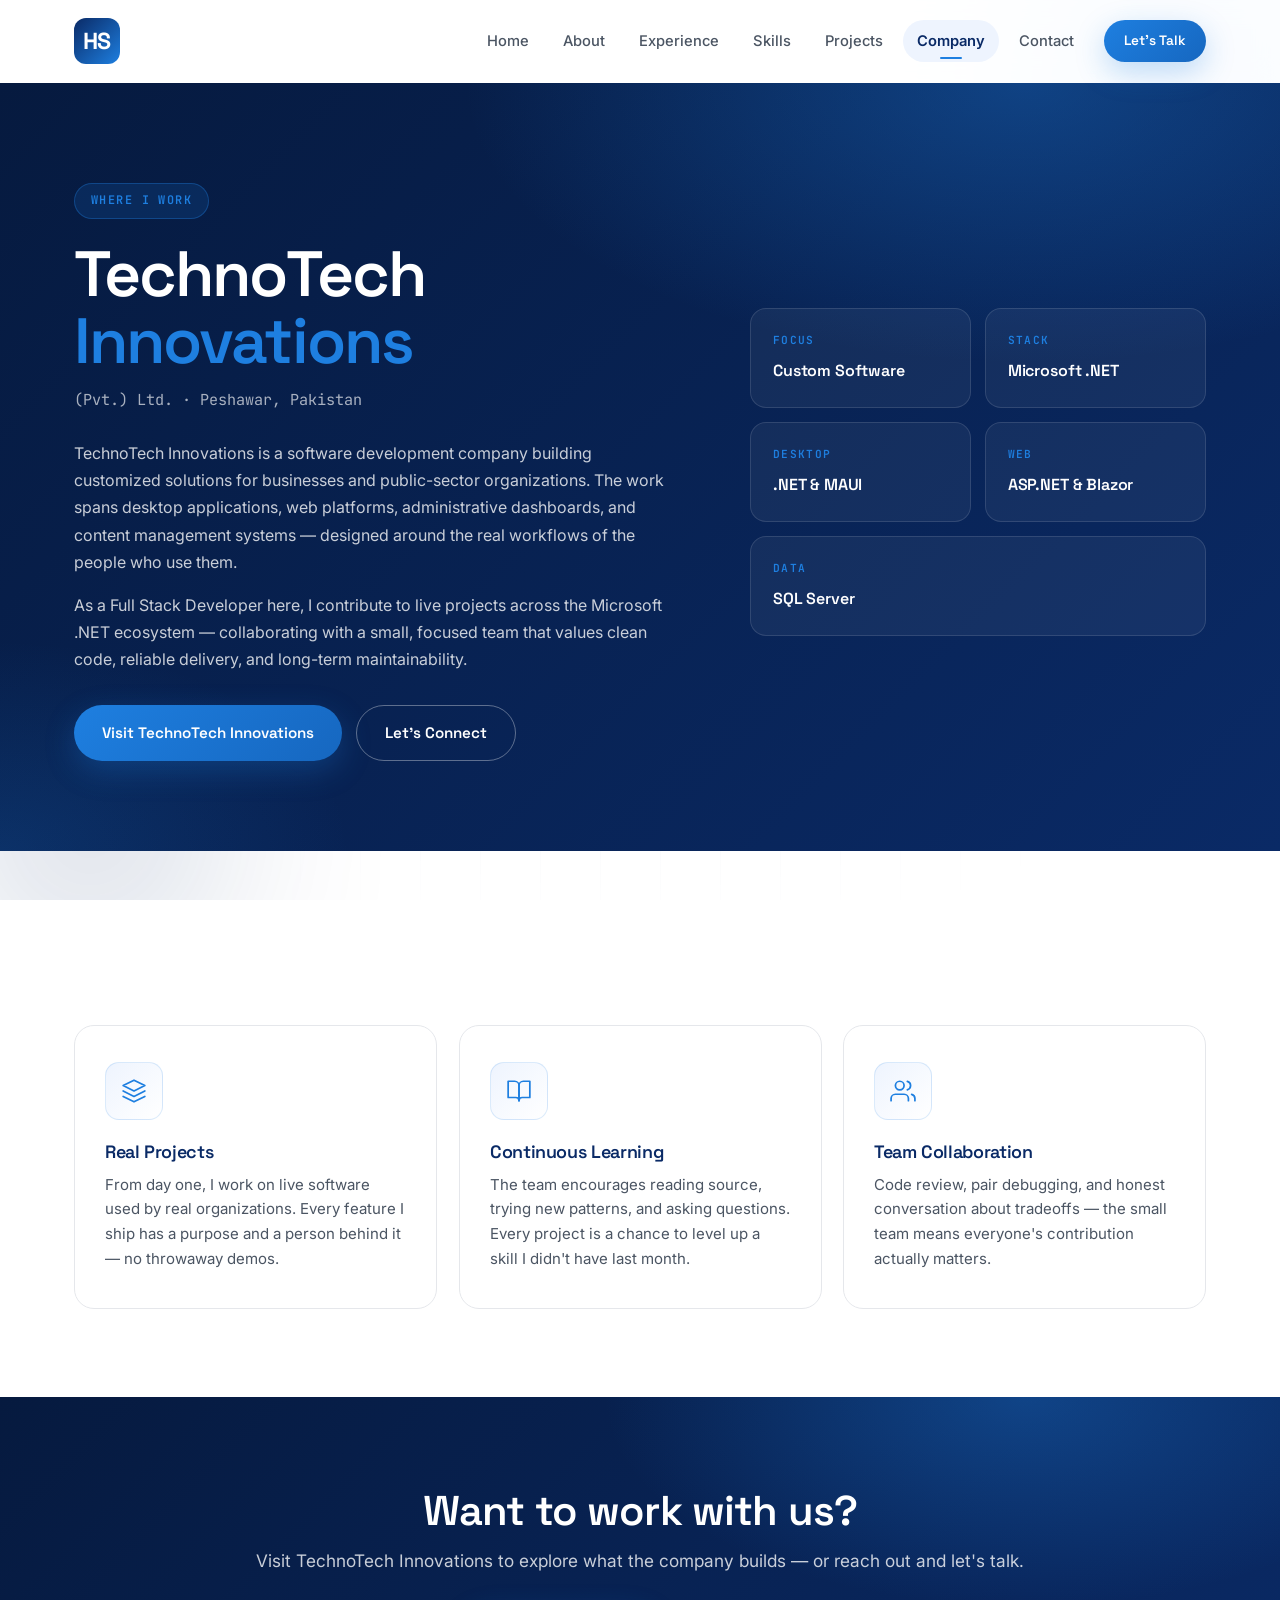
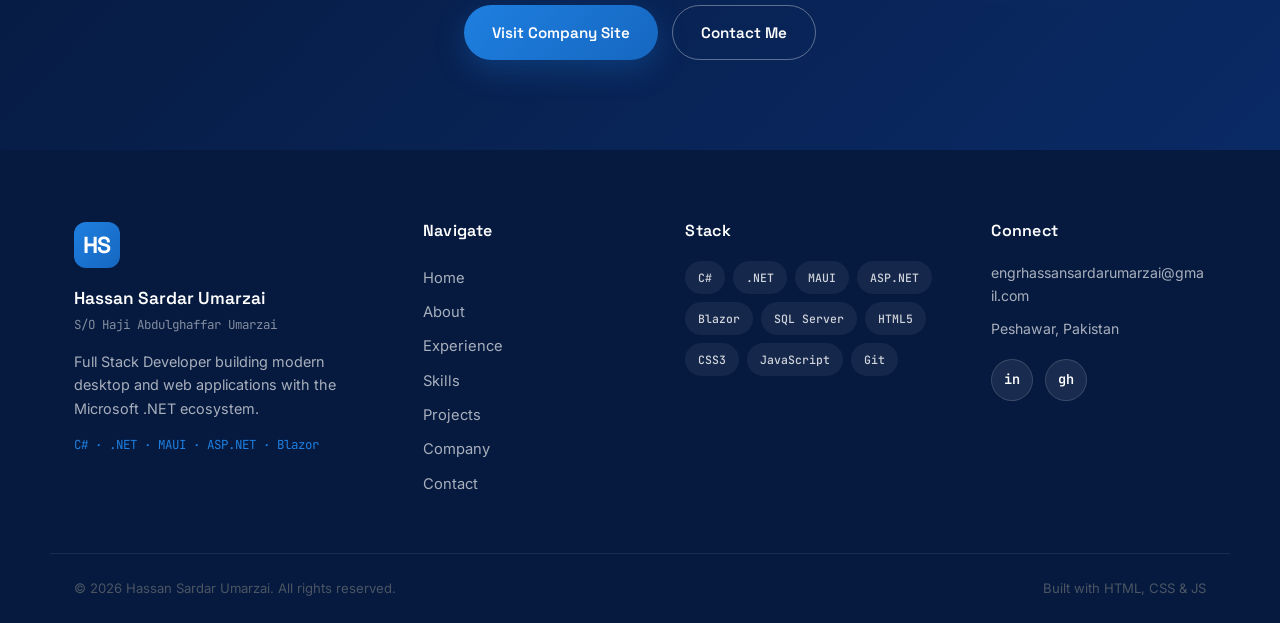
<file: company.html>
<!DOCTYPE html>
<html lang="en">
<head>
  <meta charset="UTF-8" />
  <meta name="viewport" content="width=device-width, initial-scale=1.0" />

  <!-- SEO meta -->
  <title>Company · Hassan Sardar Umarzai</title>
  <meta name="description" content="TechnoTech Innovations (Pvt.) Ltd. — where Hassan Sardar Umarzai works as a Full Stack Developer , building software for clients across travel, government, and enterprise." />
  <meta property="og:title" content="Company · Hassan Sardar Umarzai" />
  <meta property="og:description" content="TechnoTech Innovations (Pvt.) Ltd. — building customized software for real clients." />
  <meta property="og:type" content="website" />

  <!-- Fonts -->
  <link rel="preconnect" href="https://fonts.googleapis.com" />
  <link rel="preconnect" href="https://fonts.gstatic.com" crossorigin />
  <link href="https://fonts.googleapis.com/css2?family=Inter:opsz,wght@14..32,400;14..32,500;14..32,600&family=JetBrains+Mono:wght@400;500;600&family=Space+Grotesk:wght@400;500;600;700&display=swap" rel="stylesheet" />

  <!-- Shared stylesheet -->
  <link rel="stylesheet" href="style.css" />
</head>
<body>

  <!-- ===== ANIMATED AMBIENT BACKGROUND ===== -->
  <div class="ambient-bg" aria-hidden="true">
    <span class="orb orb-1"></span>
    <span class="orb orb-2"></span>
    <span class="orb orb-3"></span>
    <span class="grid-lines"></span>
  </div>

  <!-- ===== SHARED HEADER / STICKY NAVBAR ===== -->
  <header class="navbar" id="navbar">
    <div class="nav-inner container">
      <a href="index.html" class="logo" aria-label="Homepage">HS</a>

      <button class="hamburger" id="hamburger" aria-label="Toggle navigation menu" aria-expanded="false" aria-controls="navMenu">
        <span></span><span></span><span></span>
      </button>

      <nav class="nav-menu" id="navMenu" aria-label="Main navigation">
        <a href="index.html" class="nav-link">Home</a>
        <a href="aboutus.html" class="nav-link">About</a>
        <a href="experience.html" class="nav-link">Experience</a>
        <a href="skills.html" class="nav-link">Skills</a>
        <a href="project.html" class="nav-link">Projects</a>
        <a href="company.html" class="nav-link active">Company</a>
        <a href="contact.html" class="nav-link">Contact</a>
        <a href="contact.html" class="btn btn-sm btn-primary nav-cta">Let's Talk</a>
      </nav>

      <div class="scroll-progress" id="scrollProgress"></div>
    </div>
  </header>

  <!-- ===== COMPANY PAGE CONTENT ===== -->
  <main>

    <!-- DARK COMPANY HERO (full-screen section) -->
    <section class="company-hero">
      <div class="container company-hero-inner">

        <div class="company-hero-text reveal slide-up">
          <span class="company-badge">Where I work</span>
          <h1 class="company-heading">
            TechnoTech<br />
            <span class="company-accent">Innovations</span>
          </h1>
          <p class="company-sub">(Pvt.) Ltd. · Peshawar, Pakistan</p>

          <p class="company-desc">
            TechnoTech Innovations is a software development company building customized
            solutions for businesses and public-sector organizations. The work spans desktop
            applications, web platforms, administrative dashboards, and content management
            systems — designed around the real workflows of the people who use them.
          </p>

          <p class="company-desc">
            As a Full Stack Developer  here, I contribute to live projects across the
            Microsoft .NET ecosystem — collaborating with a small, focused team that values
            clean code, reliable delivery, and long-term maintainability.
          </p>

          <div class="company-actions">
            <a href="https://ttinov.com/" target="_blank" rel="noopener" class="btn btn-primary">
              Visit TechnoTech Innovations
            </a>
            <a href="contact.html" class="btn btn-outline btn-outline-light">
              Let's Connect
            </a>
          </div>
        </div>

        <!-- 5 company tiles -->
        <div class="company-tiles reveal slide-right">
          <div class="company-tile">
            <span class="company-tile-label">Focus</span>
            <span class="company-tile-value">Custom Software</span>
          </div>
          <div class="company-tile">
            <span class="company-tile-label">Stack</span>
            <span class="company-tile-value">Microsoft .NET</span>
          </div>
          <div class="company-tile">
            <span class="company-tile-label">Desktop</span>
            <span class="company-tile-value">.NET &amp; MAUI</span>
          </div>
          <div class="company-tile">
            <span class="company-tile-label">Web</span>
            <span class="company-tile-value">ASP.NET &amp; Blazor</span>
          </div>
          <div class="company-tile">
            <span class="company-tile-label">Data</span>
            <span class="company-tile-value">SQL Server</span>
          </div>
        </div>

      </div>
    </section>

    <!-- 3 VALUE CARDS -->
    <section class="container section">
      <div class="section-head reveal slide-up">
        <span class="eyebrow">Culture</span>
        <h2 class="section-tagline">What it's like to work here</h2>
      </div>

      <div class="company-value-grid">
        <div class="company-value-card reveal slide-up">
          <div class="company-value-icon" aria-hidden="true">
            <svg viewBox="0 0 24 24" fill="none" stroke="currentColor" stroke-width="1.6" stroke-linecap="round" stroke-linejoin="round">
              <path d="M12 2 2 7l10 5 10-5-10-5z"/>
              <path d="m2 17 10 5 10-5"/>
              <path d="m2 12 10 5 10-5"/>
            </svg>
          </div>
          <h3>Real Projects</h3>
          <p>
            From day one, I work on live software used by real organizations. Every feature
            I ship has a purpose and a person behind it — no throwaway demos.
          </p>
        </div>

        <div class="company-value-card reveal slide-up" style="transition-delay:0.1s">
          <div class="company-value-icon" aria-hidden="true">
            <svg viewBox="0 0 24 24" fill="none" stroke="currentColor" stroke-width="1.6" stroke-linecap="round" stroke-linejoin="round">
              <path d="M2 3h6a4 4 0 0 1 4 4v14a3 3 0 0 0-3-3H2z"/>
              <path d="M22 3h-6a4 4 0 0 0-4 4v14a3 3 0 0 1 3-3h7z"/>
            </svg>
          </div>
          <h3>Continuous Learning</h3>
          <p>
            The team encourages reading source, trying new patterns, and asking questions.
            Every project is a chance to level up a skill I didn't have last month.
          </p>
        </div>

        <div class="company-value-card reveal slide-up" style="transition-delay:0.2s">
          <div class="company-value-icon" aria-hidden="true">
            <svg viewBox="0 0 24 24" fill="none" stroke="currentColor" stroke-width="1.6" stroke-linecap="round" stroke-linejoin="round">
              <path d="M17 21v-2a4 4 0 0 0-4-4H5a4 4 0 0 0-4 4v2"/>
              <circle cx="9" cy="7" r="4"/>
              <path d="M23 21v-2a4 4 0 0 0-3-3.87"/>
              <path d="M16 3.13a4 4 0 0 1 0 7.75"/>
            </svg>
          </div>
          <h3>Team Collaboration</h3>
          <p>
            Code review, pair debugging, and honest conversation about tradeoffs — the
            small team means everyone's contribution actually matters.
          </p>
        </div>
      </div>
    </section>

    <!-- CTA DARK -->
    <section class="cta-dark reveal slide-up">
      <div class="container cta-content">
        <h2>Want to work with us?</h2>
        <p>Visit TechnoTech Innovations to explore what the company builds — or reach out and let's talk.</p>
        <div class="cta-buttons">
          <a href="https://ttinov.com/" target="_blank" rel="noopener" class="btn btn-primary">Visit Company Site</a>
          <a href="contact.html" class="btn btn-outline btn-outline-light">Contact Me</a>
        </div>
      </div>
    </section>

  </main>

  <!-- ===== SHARED FOOTER ===== -->
  <footer class="footer">
    <div class="container footer-grid">
      <div class="footer-col">
        <span class="logo footer-logo">HS</span>
        <p class="footer-name">Hassan Sardar Umarzai</p>
        <p class="footer-sub">S/O Haji Abdulghaffar Umarzai</p>
        <p class="footer-bio">Full Stack Developer  building modern desktop and web applications with the Microsoft .NET ecosystem.</p>
        <p class="footer-stack">C# · .NET · MAUI · ASP.NET · Blazor</p>
      </div>

      <div class="footer-col">
        <h4>Navigate</h4>
        <a href="index.html" class="footer-link">Home</a>
        <a href="aboutus.html" class="footer-link">About</a>
        <a href="experience.html" class="footer-link">Experience</a>
        <a href="skills.html" class="footer-link">Skills</a>
        <a href="project.html" class="footer-link">Projects</a>
        <a href="company.html" class="footer-link">Company</a>
        <a href="contact.html" class="footer-link">Contact</a>
      </div>

      <div class="footer-col">
        <h4>Stack</h4>
        <div class="footer-pills">
          <span class="pill">C#</span><span class="pill">.NET</span><span class="pill">MAUI</span>
          <span class="pill">ASP.NET</span><span class="pill">Blazor</span><span class="pill">SQL Server</span>
          <span class="pill">HTML5</span><span class="pill">CSS3</span><span class="pill">JavaScript</span>
          <span class="pill">Git</span>
        </div>
      </div>

      <div class="footer-col">
        <h4>Connect</h4>
        <p class="footer-contact">engrhassansardarumarzai@gmail.com</p>
        <p class="footer-contact">Peshawar, Pakistan</p>
        <div class="footer-social">
          <a href="https://www.linkedin.com/in/hassan-sardar-umarzai-ab12b8436" target="_blank" rel="noopener" class="social-btn" aria-label="LinkedIn">in</a>
          <a href="https://github.com/EngineerHassanSardar" target="_blank" rel="noopener" class="social-btn" aria-label="GitHub">gh</a>
        </div>
      </div>
    </div>

    <div class="footer-bottom container">
      <p>© 2026 Hassan Sardar Umarzai. All rights reserved.</p>
      <p>Built with HTML, CSS &amp; JS</p>
    </div>
  </footer>

  <script src="script.js"></script>
</body>
</html>
</file>
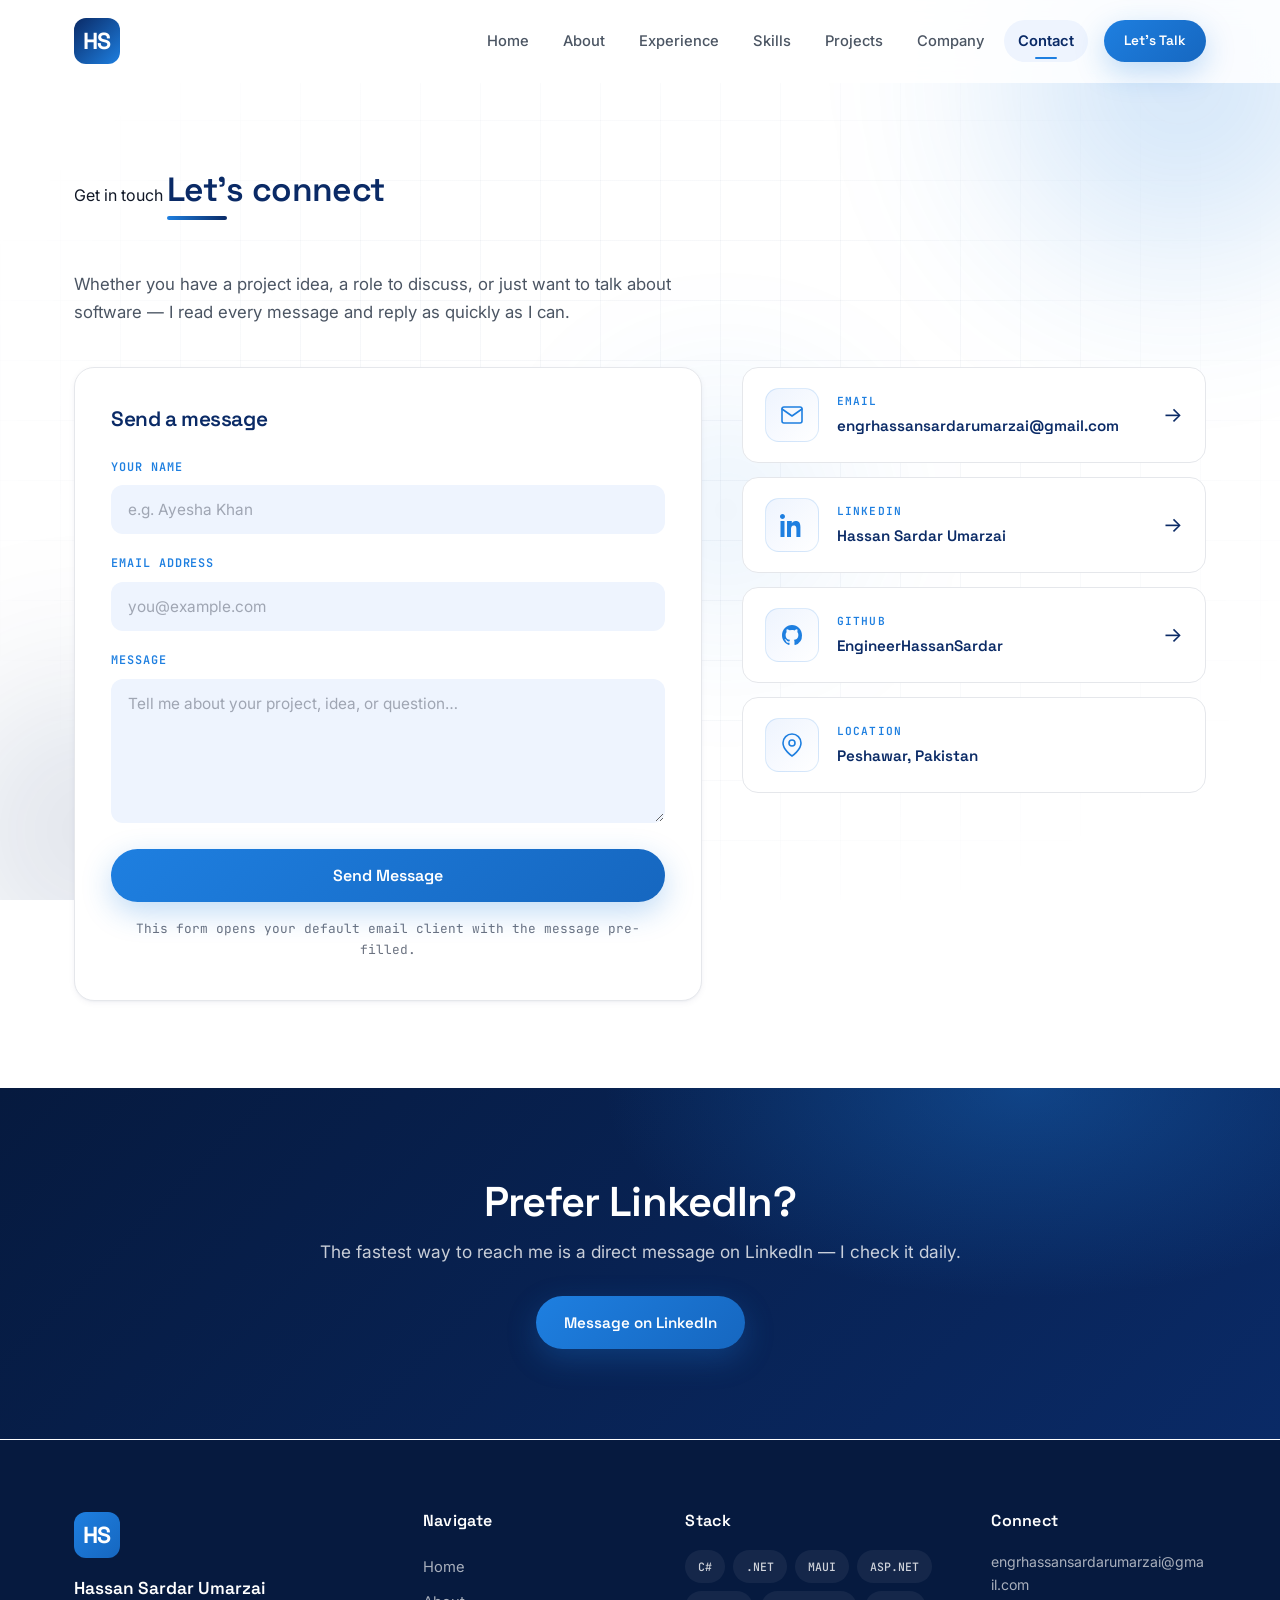
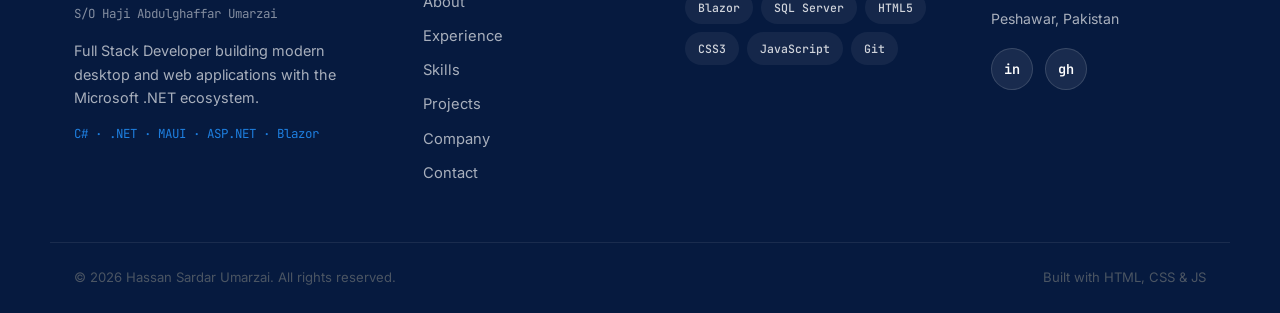
<file: contact.html>
<!DOCTYPE html>
<html lang="en">
<head>
  <meta charset="UTF-8" />
  <meta name="viewport" content="width=device-width, initial-scale=1.0" />

  <!-- SEO meta -->
  <title>Contact · Hassan Sardar Umarzai</title>
  <meta name="description" content="Get in touch with Hassan Sardar Umarzai — Full Stack Developer  at TechnoTech Innovations, Peshawar, Pakistan." />
  <meta property="og:title" content="Contact · Hassan Sardar Umarzai" />
  <meta property="og:description" content="Email, LinkedIn, GitHub, and location — let's connect." />
  <meta property="og:type" content="website" />

  <!-- Fonts -->
  <link rel="preconnect" href="https://fonts.googleapis.com" />
  <link rel="preconnect" href="https://fonts.gstatic.com" crossorigin />
  <link href="https://fonts.googleapis.com/css2?family=Inter:opsz,wght@14..32,400;14..32,500;14..32,600&family=JetBrains+Mono:wght@400;500;600&family=Space+Grotesk:wght@400;500;600;700&display=swap" rel="stylesheet" />

  <!-- Shared stylesheet -->
  <link rel="stylesheet" href="style.css" />
</head>
<body>

  <!-- ===== ANIMATED AMBIENT BACKGROUND ===== -->
  <div class="ambient-bg" aria-hidden="true">
    <span class="orb orb-1"></span>
    <span class="orb orb-2"></span>
    <span class="orb orb-3"></span>
    <span class="grid-lines"></span>
  </div>

  <!-- ===== SHARED HEADER / STICKY NAVBAR ===== -->
  <header class="navbar" id="navbar">
    <div class="nav-inner container">
      <a href="index.html" class="logo" aria-label="Homepage">HS</a>

      <button class="hamburger" id="hamburger" aria-label="Toggle navigation menu" aria-expanded="false" aria-controls="navMenu">
        <span></span><span></span><span></span>
      </button>

      <nav class="nav-menu" id="navMenu" aria-label="Main navigation">
        <a href="index.html" class="nav-link">Home</a>
        <a href="aboutus.html" class="nav-link">About</a>
        <a href="experience.html" class="nav-link">Experience</a>
        <a href="skills.html" class="nav-link">Skills</a>
        <a href="project.html" class="nav-link">Projects</a>
        <a href="company.html" class="nav-link">Company</a>
        <a href="contact.html" class="nav-link active">Contact</a>
        <a href="contact.html" class="btn btn-sm btn-primary nav-cta">Let's Talk</a>
      </nav>

      <div class="scroll-progress" id="scrollProgress"></div>
    </div>
  </header>

  <!-- ===== CONTACT PAGE CONTENT ===== -->
  <main>

    <!-- HEADER -->
    <section class="container section" id="contact">
      <div class="section-head reveal slide-up">
        <span class="eyebrow">Get in touch</span>
        <h1 class="section-tagline">Let's connect</h1>
        <p class="contact-intro">
          Whether you have a project idea, a role to discuss, or just want to talk about
          software — I read every message and reply as quickly as I can.
        </p>
      </div>

      <!-- CONTACT GRID: form + tiles -->
      <div class="contact-grid">

        <!-- LEFT: Form -->
        <form class="contact-form reveal slide-left"
              action="mailto:engrhassansardarumarzai@gmail.com"
              method="post"
              enctype="text/plain">

          <h2 class="contact-form-title">Send a message</h2>

          <div class="form-field">
            <label for="name">Your name</label>
            <input type="text" id="name" name="name" placeholder="e.g. Ayesha Khan" required autocomplete="name" />
          </div>

          <div class="form-field">
            <label for="email">Email address</label>
            <input type="email" id="email" name="email" placeholder="you@example.com" required autocomplete="email" />
          </div>

          <div class="form-field">
            <label for="message">Message</label>
            <textarea id="message" name="message" rows="6" placeholder="Tell me about your project, idea, or question…" required></textarea>
          </div>

          <button type="submit" class="btn btn-primary contact-submit">
            Send Message
          </button>

          <p class="form-hint">
            This form opens your default email client with the message pre-filled.
          </p>
        </form>

        <!-- RIGHT: Contact tiles -->
        <div class="contact-tiles">

          <a href="mailto:engrhassansardarumarzai@gmail.com" class="contact-tile reveal slide-right">
            <div class="contact-tile-icon" aria-hidden="true">
              <svg viewBox="0 0 24 24" fill="none" stroke="currentColor" stroke-width="1.6" stroke-linecap="round" stroke-linejoin="round">
                <rect x="2" y="4" width="20" height="16" rx="2"/>
                <polyline points="22,6 12,13 2,6"/>
              </svg>
            </div>
            <div class="contact-tile-body">
              <span class="contact-tile-label">Email</span>
              <span class="contact-tile-value">engrhassansardarumarzai@gmail.com</span>
            </div>
            <span class="contact-tile-arrow" aria-hidden="true">→</span>
          </a>

          <a href="https://www.linkedin.com/in/hassan-sardar-umarzai-ab12b8436" target="_blank" rel="noopener" class="contact-tile reveal slide-right" style="transition-delay:0.05s">
            <div class="contact-tile-icon" aria-hidden="true">
              <svg viewBox="0 0 24 24" fill="currentColor">
                <path d="M4.98 3.5C4.98 4.88 3.86 6 2.5 6S0 4.88 0 3.5 1.12 1 2.5 1 4.98 2.12 4.98 3.5zM.5 8h4V24h-4V8zm7.5 0h3.8v2.2h.05c.53-1 1.83-2.2 3.77-2.2 4.03 0 4.78 2.65 4.78 6.1V24h-4v-7.5c0-1.79-.03-4.1-2.5-4.1-2.5 0-2.88 1.95-2.88 3.96V24h-4V8z"/>
              </svg>
            </div>
            <div class="contact-tile-body">
              <span class="contact-tile-label">LinkedIn</span>
              <span class="contact-tile-value">Hassan Sardar Umarzai</span>
            </div>
            <span class="contact-tile-arrow" aria-hidden="true">→</span>
          </a>

          <a href="https://github.com/EngineerHassanSardar" target="_blank" rel="noopener" class="contact-tile reveal slide-right" style="transition-delay:0.1s">
            <div class="contact-tile-icon" aria-hidden="true">
              <svg viewBox="0 0 24 24" fill="currentColor">
                <path d="M12 2C6.48 2 2 6.58 2 12.26c0 4.5 2.87 8.32 6.84 9.67.5.1.68-.22.68-.48 0-.24-.01-.87-.01-1.7-2.78.62-3.37-1.37-3.37-1.37-.45-1.18-1.11-1.5-1.11-1.5-.91-.64.07-.62.07-.62 1 .07 1.53 1.06 1.53 1.06.89 1.56 2.34 1.11 2.91.85.09-.66.35-1.11.63-1.37-2.22-.26-4.56-1.14-4.56-5.07 0-1.12.39-2.03 1.03-2.75-.1-.26-.45-1.3.1-2.7 0 0 .84-.28 2.75 1.05A9.4 9.4 0 0 1 12 7.03c.85.01 1.7.12 2.5.35 1.9-1.33 2.74-1.05 2.74-1.05.55 1.4.2 2.44.1 2.7.64.72 1.03 1.63 1.03 2.75 0 3.94-2.34 4.8-4.57 5.06.36.32.68.94.68 1.9 0 1.37-.01 2.47-.01 2.8 0 .27.18.59.69.48A10.02 10.02 0 0 0 22 12.26C22 6.58 17.52 2 12 2z"/>
              </svg>
            </div>
            <div class="contact-tile-body">
              <span class="contact-tile-label">GitHub</span>
              <span class="contact-tile-value">EngineerHassanSardar</span>
            </div>
            <span class="contact-tile-arrow" aria-hidden="true">→</span>
          </a>

          <div class="contact-tile contact-tile-static reveal slide-right" style="transition-delay:0.15s">
            <div class="contact-tile-icon" aria-hidden="true">
              <svg viewBox="0 0 24 24" fill="none" stroke="currentColor" stroke-width="1.6" stroke-linecap="round" stroke-linejoin="round">
                <path d="M21 10c0 7-9 13-9 13s-9-6-9-13a9 9 0 0 1 18 0z"/>
                <circle cx="12" cy="10" r="3"/>
              </svg>
            </div>
            <div class="contact-tile-body">
              <span class="contact-tile-label">Location</span>
              <span class="contact-tile-value">Peshawar, Pakistan</span>
            </div>
          </div>

        </div>
      </div>
    </section>

    <!-- CTA DARK -->
    <section class="cta-dark reveal slide-up">
      <div class="container cta-content">
        <h2>Prefer LinkedIn?</h2>
        <p>The fastest way to reach me is a direct message on LinkedIn — I check it daily.</p>
        <a href="https://www.linkedin.com/in/hassan-sardar-umarzai-ab12b8436" target="_blank" rel="noopener" class="btn btn-primary">
          Message on LinkedIn
        </a>
      </div>
    </section>

  </main>

  <!-- ===== SHARED FOOTER ===== -->
  <footer class="footer">
    <div class="container footer-grid">
      <div class="footer-col">
        <span class="logo footer-logo">HS</span>
        <p class="footer-name">Hassan Sardar Umarzai</p>
        <p class="footer-sub">S/O Haji Abdulghaffar Umarzai</p>
        <p class="footer-bio">Full Stack Developer  building modern desktop and web applications with the Microsoft .NET ecosystem.</p>
        <p class="footer-stack">C# · .NET · MAUI · ASP.NET · Blazor</p>
      </div>

      <div class="footer-col">
        <h4>Navigate</h4>
        <a href="index.html" class="footer-link">Home</a>
        <a href="aboutus.html" class="footer-link">About</a>
        <a href="experience.html" class="footer-link">Experience</a>
        <a href="skills.html" class="footer-link">Skills</a>
        <a href="project.html" class="footer-link">Projects</a>
        <a href="company.html" class="footer-link">Company</a>
        <a href="contact.html" class="footer-link">Contact</a>
      </div>

      <div class="footer-col">
        <h4>Stack</h4>
        <div class="footer-pills">
          <span class="pill">C#</span><span class="pill">.NET</span><span class="pill">MAUI</span>
          <span class="pill">ASP.NET</span><span class="pill">Blazor</span><span class="pill">SQL Server</span>
          <span class="pill">HTML5</span><span class="pill">CSS3</span><span class="pill">JavaScript</span>
          <span class="pill">Git</span>
        </div>
      </div>

      <div class="footer-col">
        <h4>Connect</h4>
        <p class="footer-contact">engrhassansardarumarzai@gmail.com</p>
        <p class="footer-contact">Peshawar, Pakistan</p>
        <div class="footer-social">
          <a href="https://www.linkedin.com/in/hassan-sardar-umarzai-ab12b8436" target="_blank" rel="noopener" class="social-btn" aria-label="LinkedIn">in</a>
          <a href="https://github.com/EngineerHassanSardar" target="_blank" rel="noopener" class="social-btn" aria-label="GitHub">gh</a>
        </div>
      </div>
    </div>

    <div class="footer-bottom container">
      <p>© 2026 Hassan Sardar Umarzai. All rights reserved.</p>
      <p>Built with HTML, CSS &amp; JS</p>
    </div>
  </footer>

  <script src="script.js"></script>
</body>
</html>
</file>
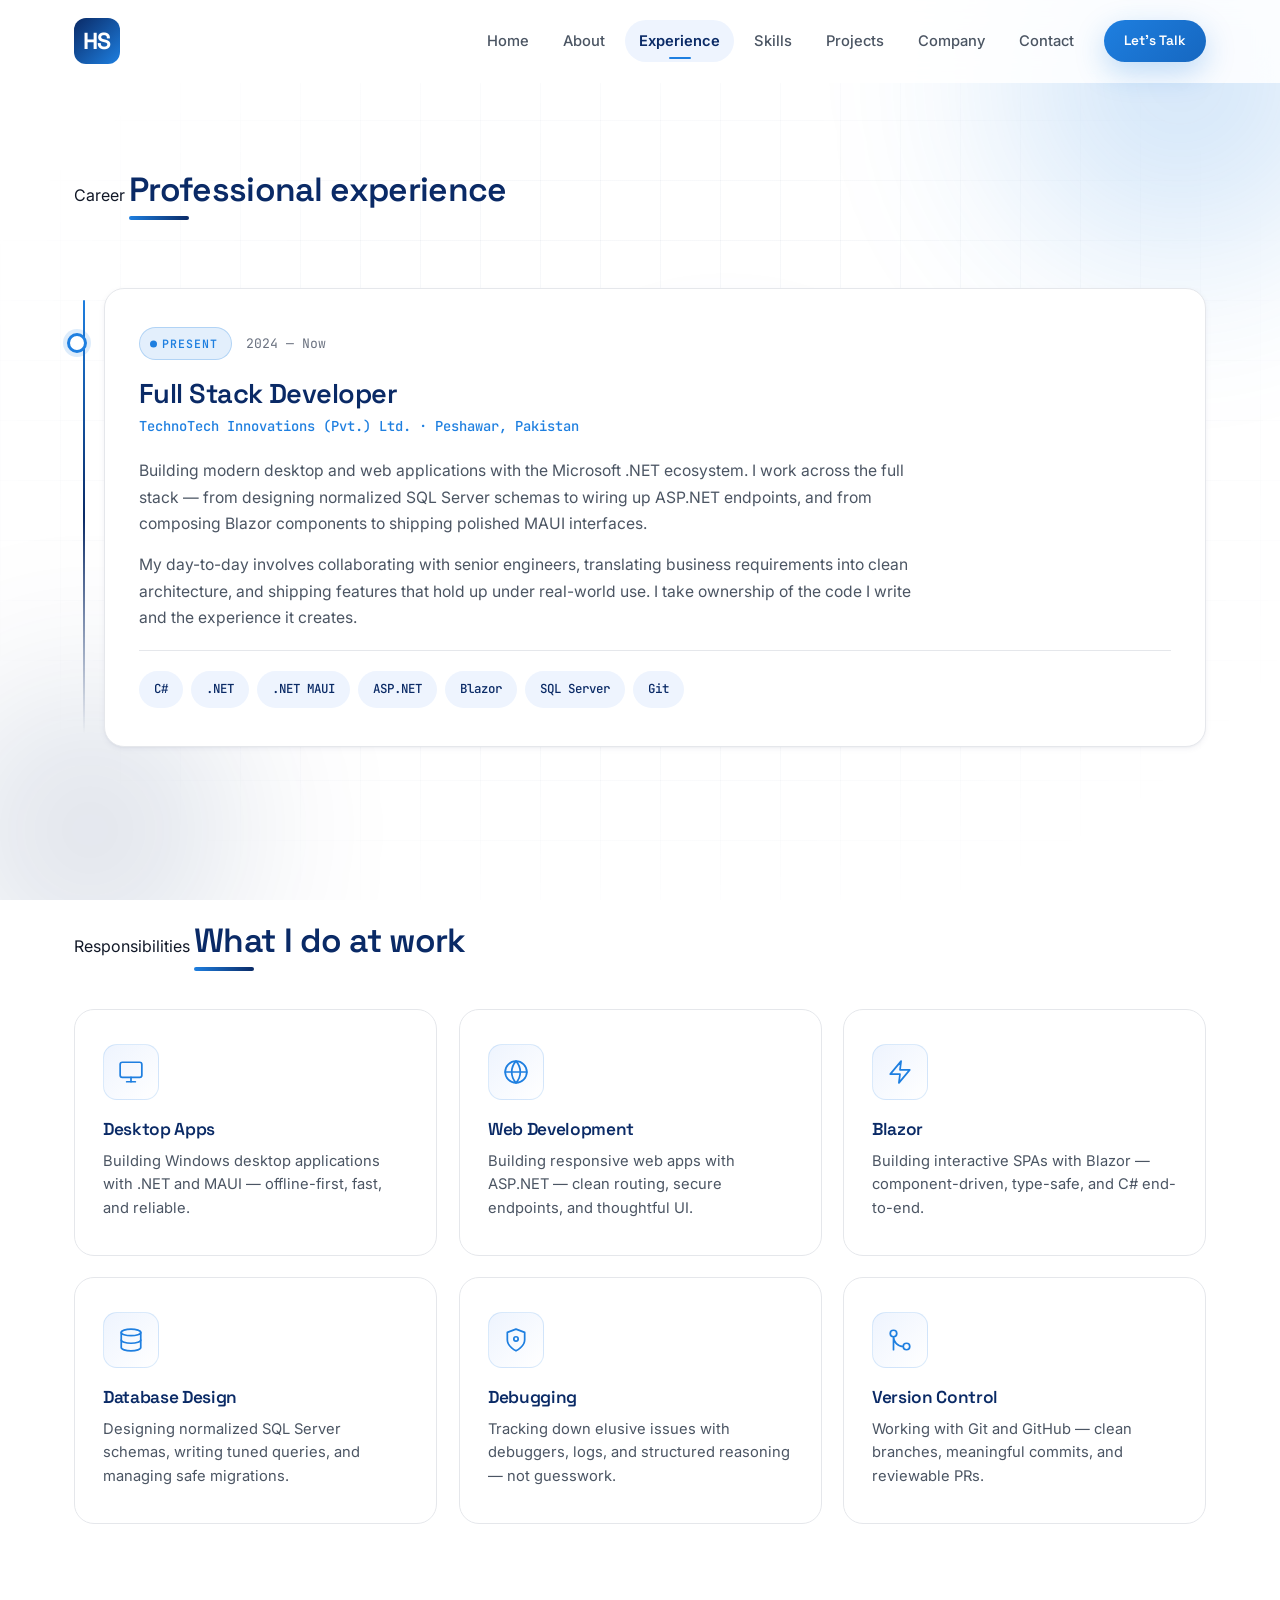
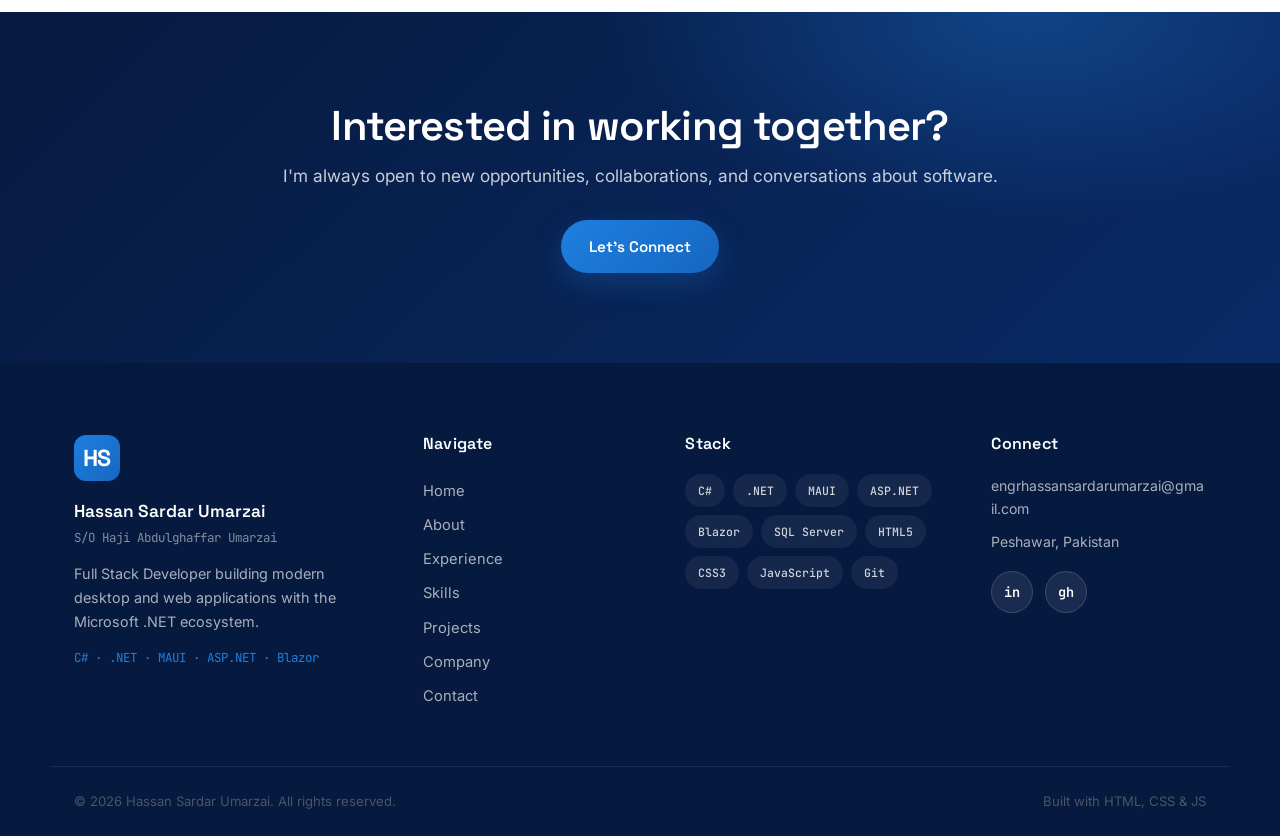
<file: experience.html>
<!DOCTYPE html>
<html lang="en">
<head>
  <meta charset="UTF-8" />
  <meta name="viewport" content="width=device-width, initial-scale=1.0" />

  <!-- SEO meta -->
  <title>Experience · Hassan Sardar Umarzai</title>
  <meta name="description" content="Professional experience of Hassan Sardar Umarzai — Full Stack Developer  at TechnoTech Innovations, Peshawar, Pakistan." />
  <meta property="og:title" content="Experience · Hassan Sardar Umarzai" />
  <meta property="og:description" content="Professional experience timeline and daily work of Hassan Sardar Umarzai." />
  <meta property="og:type" content="profile" />

  <!-- Fonts -->
  <link rel="preconnect" href="https://fonts.googleapis.com" />
  <link rel="preconnect" href="https://fonts.gstatic.com" crossorigin />
  <link href="https://fonts.googleapis.com/css2?family=Inter:opsz,wght@14..32,400;14..32,500;14..32,600&family=JetBrains+Mono:wght@400;500;600&family=Space+Grotesk:wght@400;500;600;700&display=swap" rel="stylesheet" />

  <!-- Shared stylesheet -->
  <link rel="stylesheet" href="style.css" />
</head>
<body>

  <!-- ===== ANIMATED AMBIENT BACKGROUND ===== -->
  <div class="ambient-bg" aria-hidden="true">
    <span class="orb orb-1"></span>
    <span class="orb orb-2"></span>
    <span class="orb orb-3"></span>
    <span class="grid-lines"></span>
  </div>

  <!-- ===== SHARED HEADER / STICKY NAVBAR ===== -->
  <header class="navbar" id="navbar">
    <div class="nav-inner container">
      <a href="index.html" class="logo" aria-label="Homepage">HS</a>

      <button class="hamburger" id="hamburger" aria-label="Toggle navigation menu" aria-expanded="false" aria-controls="navMenu">
        <span></span><span></span><span></span>
      </button>

      <nav class="nav-menu" id="navMenu" aria-label="Main navigation">
        <a href="index.html" class="nav-link">Home</a>
        <a href="aboutus.html" class="nav-link">About</a>
        <a href="experience.html" class="nav-link active">Experience</a>
        <a href="skills.html" class="nav-link">Skills</a>
        <a href="project.html" class="nav-link">Projects</a>
        <a href="company.html" class="nav-link">Company</a>
        <a href="contact.html" class="nav-link">Contact</a>
        <a href="contact.html" class="btn btn-sm btn-primary nav-cta">Let's Talk</a>
      </nav>

      <div class="scroll-progress" id="scrollProgress"></div>
    </div>
  </header>

  <!-- ===== EXPERIENCE PAGE CONTENT ===== -->
  <main>

    <!-- HEADER -->
    <section class="container section" id="experience">
      <div class="section-head reveal slide-up">
        <span class="eyebrow">Career</span>
        <h1 class="section-tagline">Professional experience</h1>
      </div>

      <!-- TIMELINE CARD -->
      <div class="timeline">
        <div class="timeline-line" aria-hidden="true"></div>

        <article class="timeline-card reveal slide-up">
          <div class="timeline-dot" aria-hidden="true"></div>

          <div class="timeline-meta">
            <span class="badge-present">Present</span>
            <span class="timeline-date">2024 — Now</span>
          </div>

          <h2 class="timeline-role">Full Stack Developer </h2>
          <p class="timeline-company">TechnoTech Innovations (Pvt.) Ltd. · Peshawar, Pakistan</p>

          <p class="timeline-desc">
            Building modern desktop and web applications with the Microsoft .NET ecosystem.
            I work across the full stack — from designing normalized SQL Server schemas to
            wiring up ASP.NET endpoints, and from composing Blazor components to shipping
            polished MAUI interfaces.
          </p>

          <p class="timeline-desc">
            My day-to-day involves collaborating with senior engineers, translating business
            requirements into clean architecture, and shipping features that hold up under
            real-world use. I take ownership of the code I write and the experience it creates.
          </p>

          <div class="timeline-tags">
            <span class="pill">C#</span>
            <span class="pill">.NET</span>
            <span class="pill">.NET MAUI</span>
            <span class="pill">ASP.NET</span>
            <span class="pill">Blazor</span>
            <span class="pill">SQL Server</span>
            <span class="pill">Git</span>
          </div>
        </article>
      </div>
    </section>

    <!-- WHAT I DO AT WORK -->
    <section class="container section">
      <div class="section-head reveal slide-up">
        <span class="eyebrow">Responsibilities</span>
        <h2 class="section-tagline">What I do at work</h2>
      </div>

      <div class="work-grid">
        <div class="work-card reveal slide-up">
          <div class="work-icon" aria-hidden="true">
            <svg viewBox="0 0 24 24" fill="none" stroke="currentColor" stroke-width="1.6" stroke-linecap="round" stroke-linejoin="round">
              <rect x="2" y="3" width="20" height="14" rx="2"/>
              <line x1="8" y1="21" x2="16" y2="21"/>
              <line x1="12" y1="17" x2="12" y2="21"/>
            </svg>
          </div>
          <h3>Desktop Apps</h3>
          <p>Building Windows desktop applications with .NET and MAUI — offline-first, fast, and reliable.</p>
        </div>

        <div class="work-card reveal slide-up" style="transition-delay:0.05s">
          <div class="work-icon" aria-hidden="true">
            <svg viewBox="0 0 24 24" fill="none" stroke="currentColor" stroke-width="1.6" stroke-linecap="round" stroke-linejoin="round">
              <circle cx="12" cy="12" r="10"/>
              <line x1="2" y1="12" x2="22" y2="12"/>
              <path d="M12 2a15.3 15.3 0 0 1 4 10 15.3 15.3 0 0 1-4 10 15.3 15.3 0 0 1-4-10 15.3 15.3 0 0 1 4-10z"/>
            </svg>
          </div>
          <h3>Web Development</h3>
          <p>Building responsive web apps with ASP.NET — clean routing, secure endpoints, and thoughtful UI.</p>
        </div>

        <div class="work-card reveal slide-up" style="transition-delay:0.1s">
          <div class="work-icon" aria-hidden="true">
            <svg viewBox="0 0 24 24" fill="none" stroke="currentColor" stroke-width="1.6" stroke-linecap="round" stroke-linejoin="round">
              <polygon points="13 2 3 14 12 14 11 22 21 10 12 10 13 2"/>
            </svg>
          </div>
          <h3>Blazor</h3>
          <p>Building interactive SPAs with Blazor — component-driven, type-safe, and C# end-to-end.</p>
        </div>

        <div class="work-card reveal slide-up" style="transition-delay:0.15s">
          <div class="work-icon" aria-hidden="true">
            <svg viewBox="0 0 24 24" fill="none" stroke="currentColor" stroke-width="1.6" stroke-linecap="round" stroke-linejoin="round">
              <ellipse cx="12" cy="5" rx="9" ry="3"/>
              <path d="M21 12c0 1.66-4 3-9 3s-9-1.34-9-3"/>
              <path d="M3 5v14c0 1.66 4 3 9 3s9-1.34 9-3V5"/>
            </svg>
          </div>
          <h3>Database Design</h3>
          <p>Designing normalized SQL Server schemas, writing tuned queries, and managing safe migrations.</p>
        </div>

        <div class="work-card reveal slide-up" style="transition-delay:0.2s">
          <div class="work-icon" aria-hidden="true">
            <svg viewBox="0 0 24 24" fill="none" stroke="currentColor" stroke-width="1.6" stroke-linecap="round" stroke-linejoin="round">
              <path d="M12 22s8-4 8-10V5l-8-3-8 3v7c0 6 8 10 8 10z"/>
              <circle cx="12" cy="11" r="2"/>
            </svg>
          </div>
          <h3>Debugging</h3>
          <p>Tracking down elusive issues with debuggers, logs, and structured reasoning — not guesswork.</p>
        </div>

        <div class="work-card reveal slide-up" style="transition-delay:0.25s">
          <div class="work-icon" aria-hidden="true">
            <svg viewBox="0 0 24 24" fill="none" stroke="currentColor" stroke-width="1.6" stroke-linecap="round" stroke-linejoin="round">
              <circle cx="18" cy="18" r="3"/>
              <circle cx="6" cy="6" r="3"/>
              <path d="M6 21V9a9 9 0 0 0 9 9"/>
            </svg>
          </div>
          <h3>Version Control</h3>
          <p>Working with Git and GitHub — clean branches, meaningful commits, and reviewable PRs.</p>
        </div>
      </div>
    </section>

    <!-- CTA DARK -->
    <section class="cta-dark reveal slide-up">
      <div class="container cta-content">
        <h2>Interested in working together?</h2>
        <p>I'm always open to new opportunities, collaborations, and conversations about software.</p>
        <a href="contact.html" class="btn btn-primary">Let's Connect</a>
      </div>
    </section>

  </main>

  <!-- ===== SHARED FOOTER ===== -->
  <footer class="footer">
    <div class="container footer-grid">
      <div class="footer-col">
        <span class="logo footer-logo">HS</span>
        <p class="footer-name">Hassan Sardar Umarzai</p>
        <p class="footer-sub">S/O Haji Abdulghaffar Umarzai</p>
        <p class="footer-bio">Full Stack Developer  building modern desktop and web applications with the Microsoft .NET ecosystem.</p>
        <p class="footer-stack">C# · .NET · MAUI · ASP.NET · Blazor</p>
      </div>

      <div class="footer-col">
        <h4>Navigate</h4>
        <a href="index.html" class="footer-link">Home</a>
        <a href="aboutus.html" class="footer-link">About</a>
        <a href="experience.html" class="footer-link">Experience</a>
        <a href="skills.html" class="footer-link">Skills</a>
        <a href="project.html" class="footer-link">Projects</a>
        <a href="company.html" class="footer-link">Company</a>
        <a href="contact.html" class="footer-link">Contact</a>
      </div>

      <div class="footer-col">
        <h4>Stack</h4>
        <div class="footer-pills">
          <span class="pill">C#</span><span class="pill">.NET</span><span class="pill">MAUI</span>
          <span class="pill">ASP.NET</span><span class="pill">Blazor</span><span class="pill">SQL Server</span>
          <span class="pill">HTML5</span><span class="pill">CSS3</span><span class="pill">JavaScript</span>
          <span class="pill">Git</span>
        </div>
      </div>

      <div class="footer-col">
        <h4>Connect</h4>
        <p class="footer-contact">engrhassansardarumarzai@gmail.com</p>
        <p class="footer-contact">Peshawar, Pakistan</p>
        <div class="footer-social">
          <a href="https://www.linkedin.com/in/hassan-sardar-umarzai-ab12b8436" target="_blank" rel="noopener" class="social-btn" aria-label="LinkedIn">in</a>
          <a href="https://github.com/EngineerHassanSardar" target="_blank" rel="noopener" class="social-btn" aria-label="GitHub">gh</a>
        </div>
      </div>
    </div>

    <div class="footer-bottom container">
      <p>© 2026 Hassan Sardar Umarzai. All rights reserved.</p>
      <p>Built with HTML, CSS &amp; JS</p>
    </div>
  </footer>

  <script src="script.js"></script>
</body>
</html>
</file>
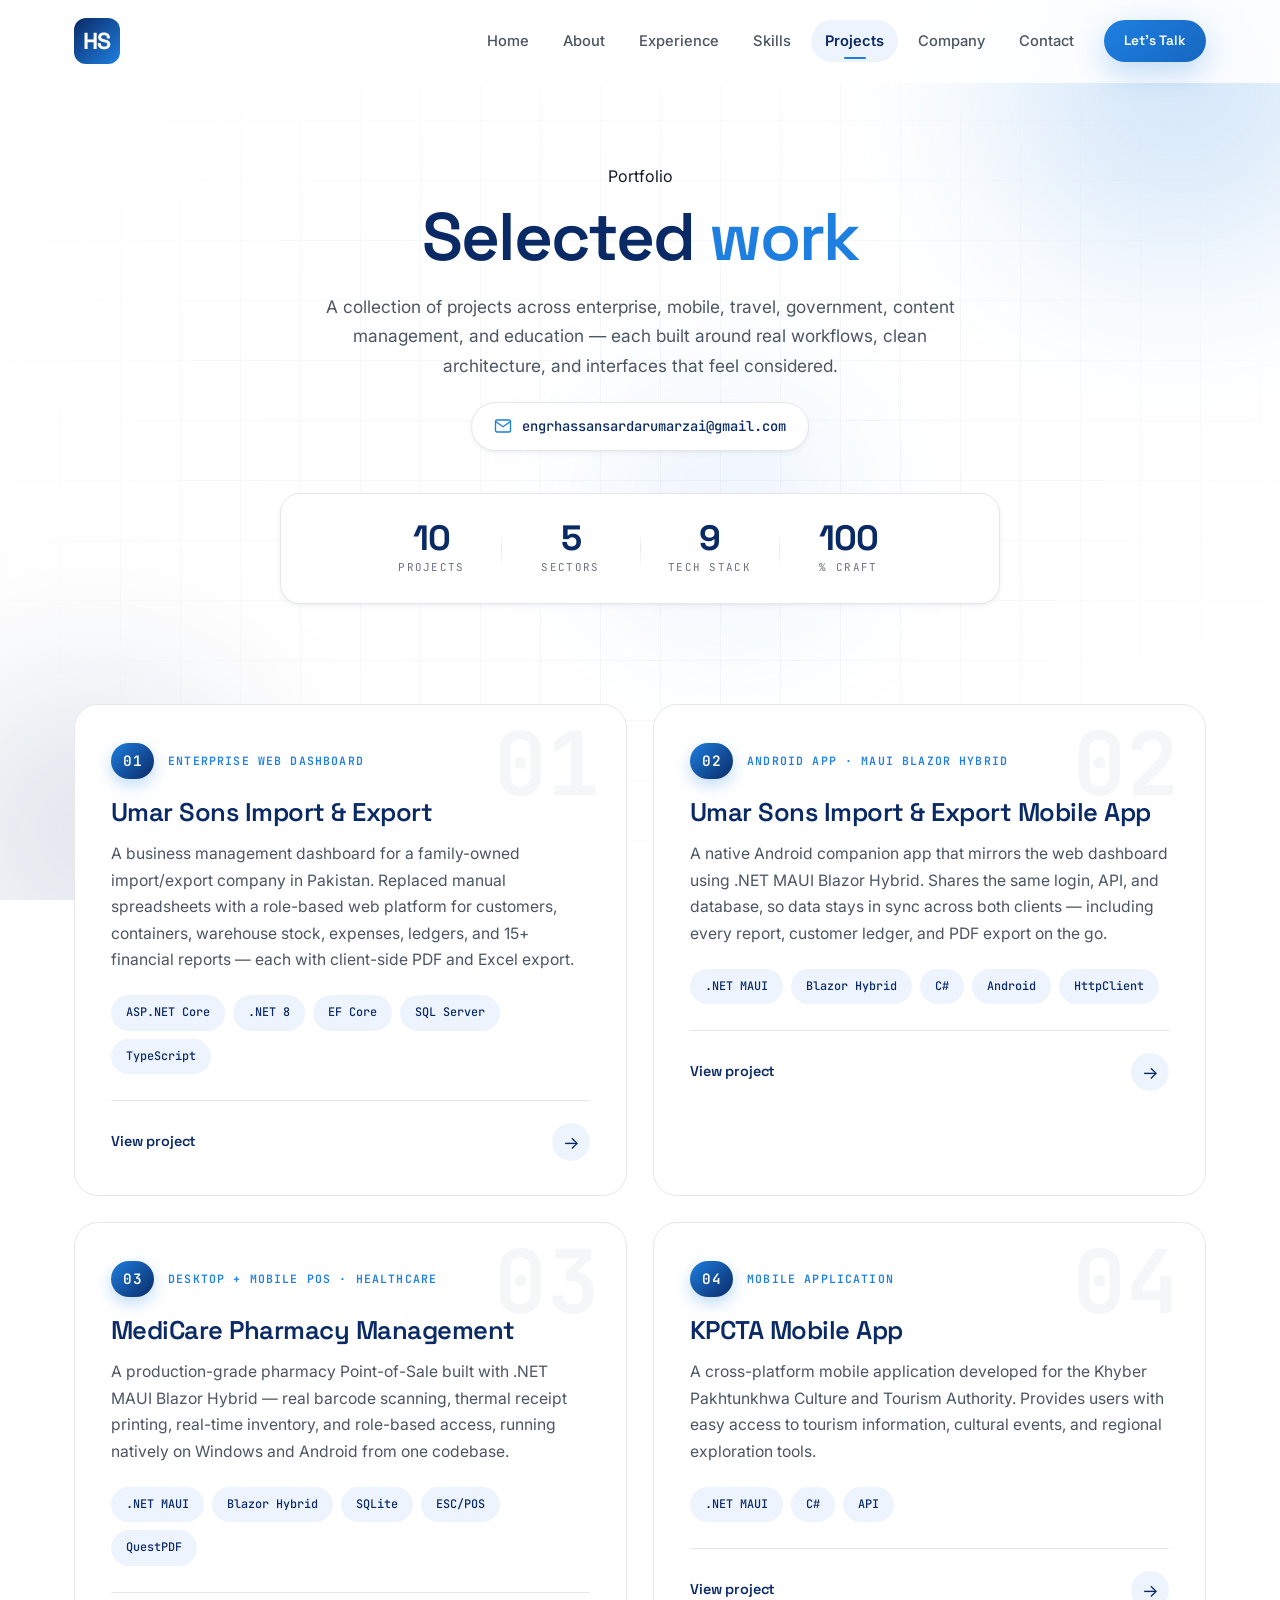
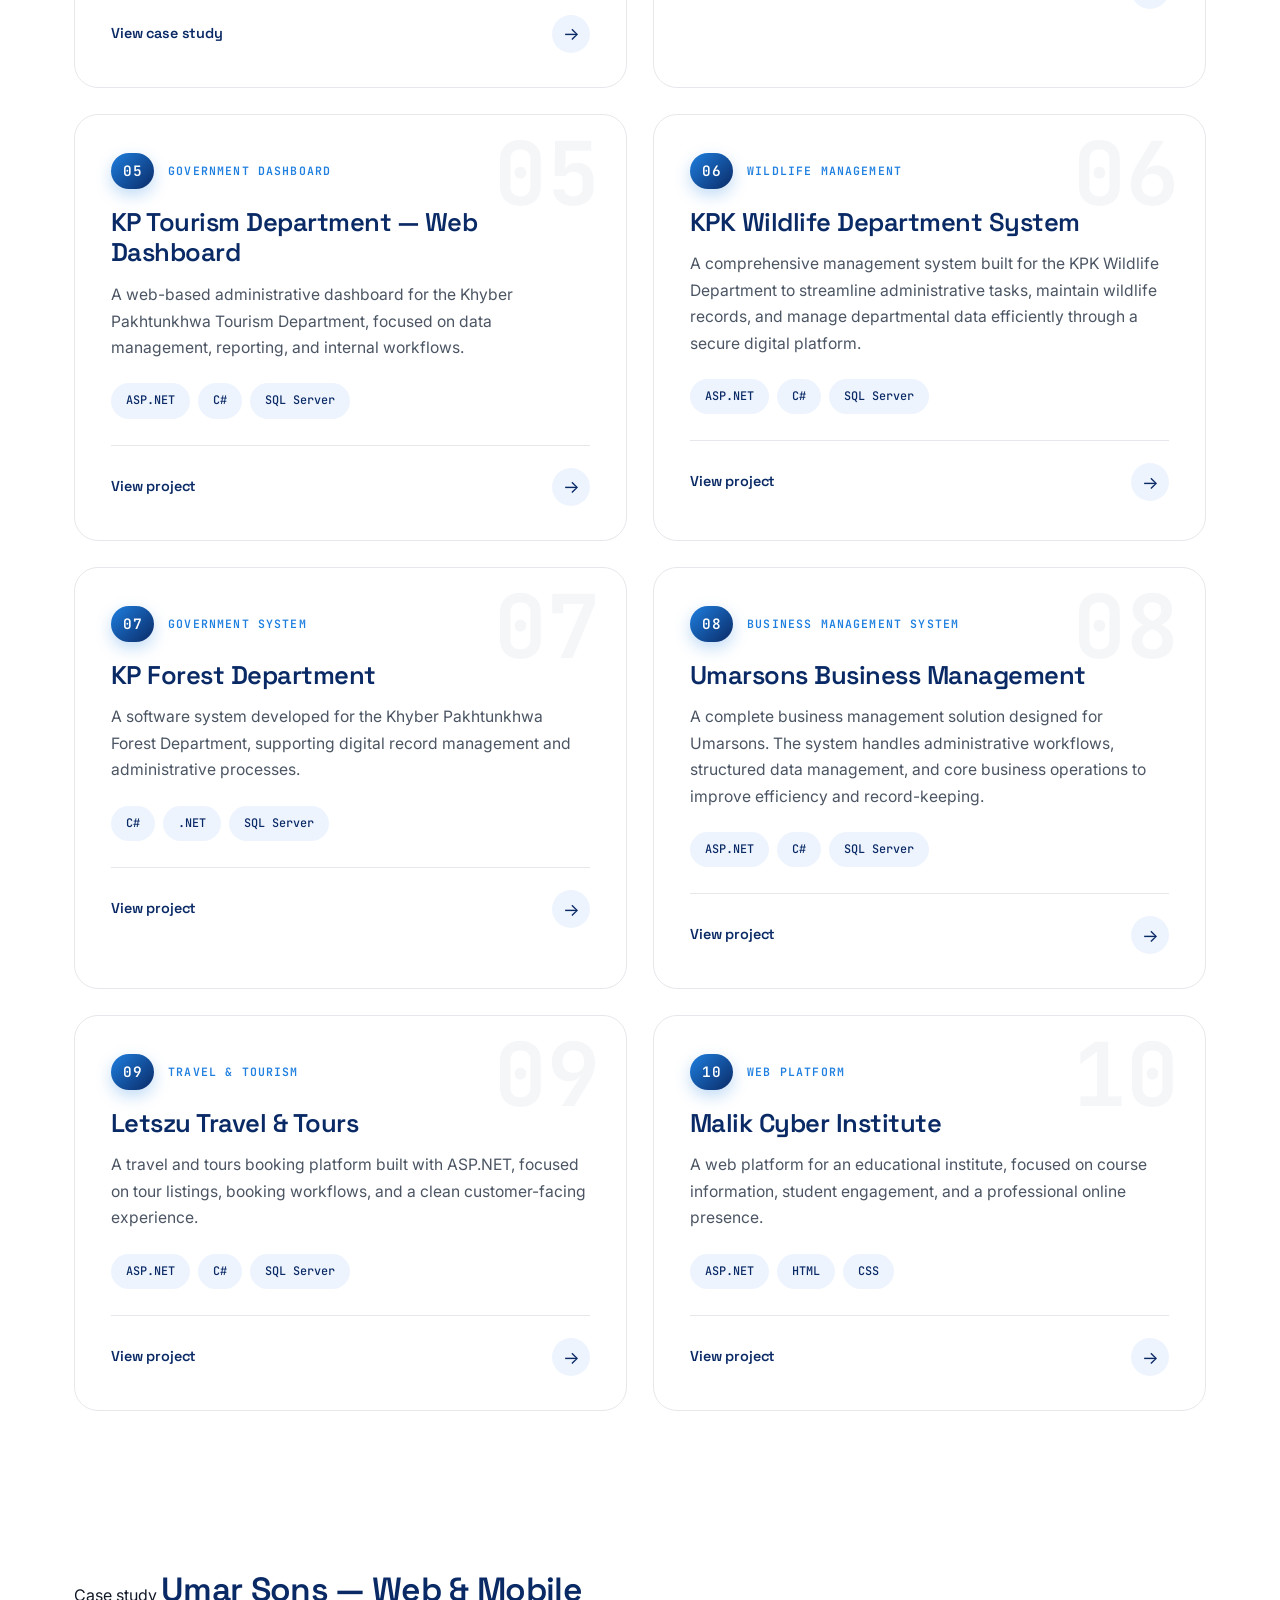
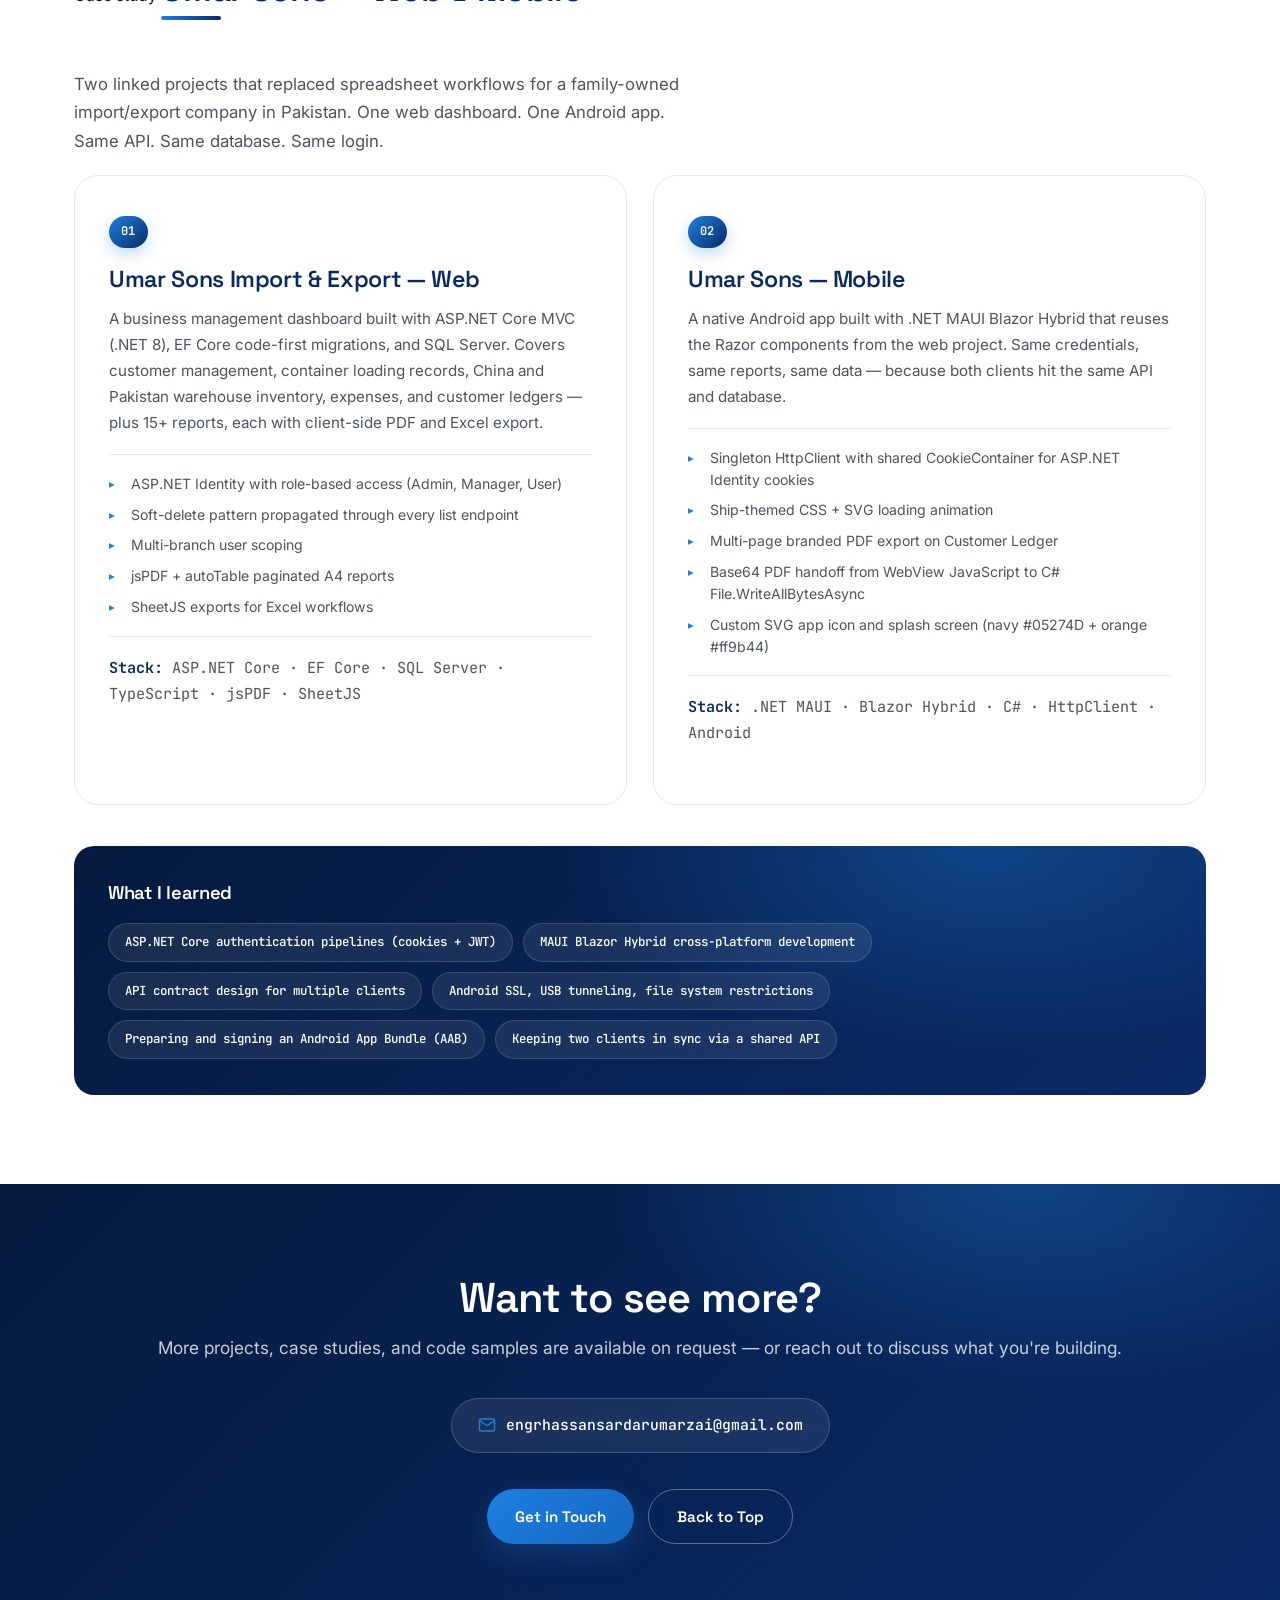
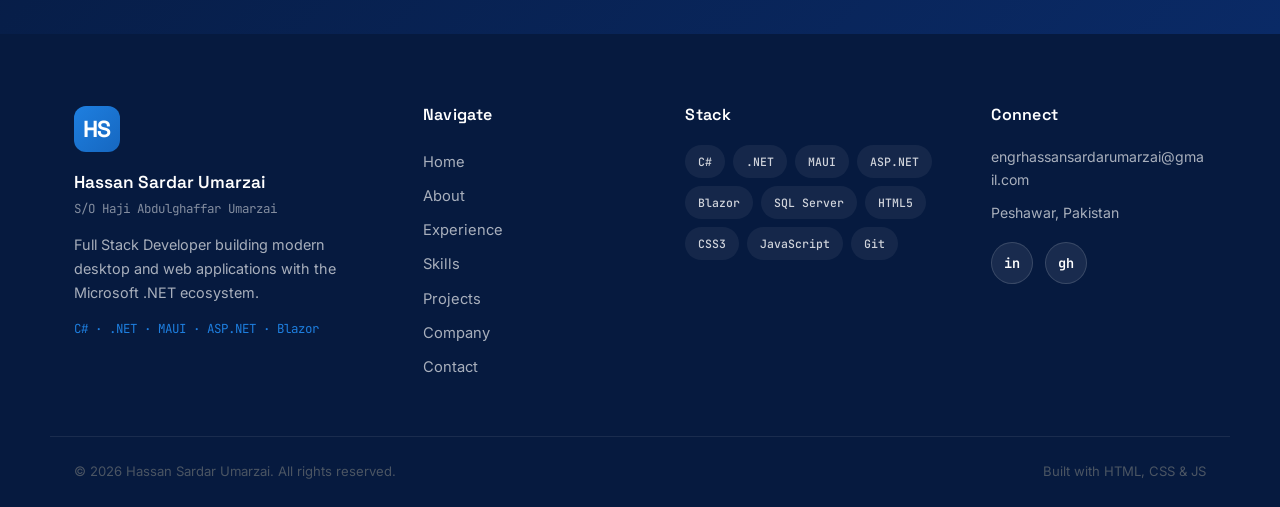
<file: project.html>
<!DOCTYPE html>
<html lang="en">
<head>
  <meta charset="UTF-8" />
  <meta name="viewport" content="width=device-width, initial-scale=1.0" />

  <!-- SEO meta -->
  <title>Projects · Hassan Sardar Umarzai</title>
  <meta name="description" content="Selected work by Hassan Sardar Umarzai — enterprise dashboards, mobile apps, travel platforms, government systems, and CMS platforms built with ASP.NET Core, .NET MAUI, Blazor, and SQL Server." />
  <meta property="og:title" content="Projects · Hassan Sardar Umarzai" />
  <meta property="og:description" content="Selected work by Hassan Sardar Umarzai — enterprise dashboards, mobile apps, travel platforms, government systems, and CMS platforms." />
  <meta property="og:type" content="website" />

  <!-- Fonts -->
  <link rel="preconnect" href="https://fonts.googleapis.com" />
  <link rel="preconnect" href="https://fonts.gstatic.com" crossorigin />
  <link href="https://fonts.googleapis.com/css2?family=Inter:opsz,wght@14..32,400;14..32,500;14..32,600&family=JetBrains+Mono:wght@400;500;600&family=Space+Grotesk:wght@400;500;600;700&display=swap" rel="stylesheet" />

  <!-- Shared stylesheet -->
  <link rel="stylesheet" href="style.css" />
</head>
<body>

  <!-- ===== ANIMATED AMBIENT BACKGROUND ===== -->
  <div class="ambient-bg" aria-hidden="true">
    <span class="orb orb-1"></span>
    <span class="orb orb-2"></span>
    <span class="orb orb-3"></span>
    <span class="grid-lines"></span>
  </div>

  <!-- ===== SHARED HEADER / STICKY NAVBAR ===== -->
  <header class="navbar" id="navbar">
    <div class="nav-inner container">
      <a href="index.html" class="logo" aria-label="Homepage">HS</a>

      <button class="hamburger" id="hamburger" aria-label="Toggle navigation menu" aria-expanded="false" aria-controls="navMenu">
        <span></span><span></span><span></span>
      </button>

      <nav class="nav-menu" id="navMenu" aria-label="Main navigation">
        <a href="index.html" class="nav-link">Home</a>
        <a href="aboutus.html" class="nav-link">About</a>
        <a href="experience.html" class="nav-link">Experience</a>
        <a href="skills.html" class="nav-link">Skills</a>
        <a href="project.html" class="nav-link active">Projects</a>
        <a href="company.html" class="nav-link">Company</a>
        <a href="contact.html" class="nav-link">Contact</a>
        <a href="contact.html" class="btn btn-sm btn-primary nav-cta">Let's Talk</a>
      </nav>

      <div class="scroll-progress" id="scrollProgress"></div>
    </div>
  </header>

  <!-- ===== PROJECTS PAGE CONTENT ===== -->
  <main>

    <!-- HERO -->
    <section class="projects-hero container">
      <div class="projects-hero-inner">
        <span class="eyebrow reveal slide-up">Portfolio</span>
        <h1 class="projects-heading reveal slide-up" style="transition-delay:0.08s">
          Selected <span class="accent-blue">work</span>
        </h1>
        <p class="projects-intro reveal slide-up" style="transition-delay:0.16s">
          A collection of projects across enterprise, mobile, travel, government, content
          management, and education — each built around real workflows, clean
          architecture, and interfaces that feel considered.
        </p>

        <!-- Gmail pill -->
        <a href="mailto:engrhassansardarumarzai@gmail.com"
           class="projects-email reveal slide-up"
           style="transition-delay:0.2s">
          <svg viewBox="0 0 24 24" fill="none" stroke="currentColor" stroke-width="1.8" stroke-linecap="round" stroke-linejoin="round" aria-hidden="true">
            <rect x="2" y="4" width="20" height="16" rx="2"/>
            <polyline points="22,6 12,13 2,6"/>
          </svg>
          <span>engrhassansardarumarzai@gmail.com</span>
        </a>

        <!-- Animated stat strip under hero -->
        <div class="projects-stats reveal slide-up" style="transition-delay:0.28s">
          <div class="pstat">
            <span class="pstat-num" data-count="10">10</span>
            <span class="pstat-label">Projects</span>
          </div>
          <div class="pstat-divider"></div>
          <div class="pstat">
            <span class="pstat-num" data-count="5">5</span>
            <span class="pstat-label">Sectors</span>
          </div>
          <div class="pstat-divider"></div>
          <div class="pstat">
            <span class="pstat-num" data-count="9">9</span>
            <span class="pstat-label">Tech Stack</span>
          </div>
          <div class="pstat-divider"></div>
          <div class="pstat">
            <span class="pstat-num" data-count="100">100</span>
            <span class="pstat-label">% Craft</span>
          </div>
        </div>
      </div>
    </section>

    <!-- PROJECTS GRID -->
    <section class="container section project-section">
      <div class="project-grid" id="projectGrid">

        <!-- 01 -->
        <article class="pcard reveal slide-up" data-tilt data-index="01">
          <div class="pcard-glow" aria-hidden="true"></div>
          <div class="pcard-inner">
            <div class="pcard-head">
              <span class="pcard-num">01</span>
              <span class="pcard-cat">Enterprise Web Dashboard</span>
            </div>
            <h2 class="pcard-title">Umar Sons Import &amp; Export</h2>
            <p class="pcard-desc">
              A business management dashboard for a family-owned import/export company in Pakistan. Replaced manual spreadsheets with a role-based web platform for customers, containers, warehouse stock, expenses, ledgers, and 15+ financial reports — each with client-side PDF and Excel export.
            </p>
            <div class="pcard-tags">
              <span class="pill">ASP.NET Core</span>
              <span class="pill">.NET 8</span>
              <span class="pill">EF Core</span>
              <span class="pill">SQL Server</span>
              <span class="pill">TypeScript</span>
            </div>
            <div class="pcard-footer">
              <span class="pcard-cta">View project</span>
              <span class="pcard-arrow" aria-hidden="true">→</span>
            </div>
          </div>
        </article>

        <!-- 02 -->
        <article class="pcard reveal slide-up" data-tilt data-index="02" style="transition-delay:0.08s">
          <div class="pcard-glow" aria-hidden="true"></div>
          <div class="pcard-inner">
            <div class="pcard-head">
              <span class="pcard-num">02</span>
              <span class="pcard-cat">Android App · MAUI Blazor Hybrid</span>
            </div>
            <h2 class="pcard-title">Umar Sons Import & Export Mobile App</h2>
            <p class="pcard-desc">
              A native Android companion app that mirrors the web dashboard using .NET MAUI Blazor Hybrid. Shares the same login, API, and database, so data stays in sync across both clients — including every report, customer ledger, and PDF export on the go.
            </p>
            <div class="pcard-tags">
              <span class="pill">.NET MAUI</span>
              <span class="pill">Blazor Hybrid</span>
              <span class="pill">C#</span>
              <span class="pill">Android</span>
              <span class="pill">HttpClient</span>
            </div>
            <div class="pcard-footer">
              <span class="pcard-cta">View project</span>
              <span class="pcard-arrow" aria-hidden="true">→</span>
            </div>
          </div>
        </article>

        <!-- 03 -->
        <article class="pcard reveal slide-up" data-tilt data-index="03" style="transition-delay:0.16s">
          <div class="pcard-glow" aria-hidden="true"></div>
          <div class="pcard-inner">
            <div class="pcard-head">
              <span class="pcard-num">03</span>
              <span class="pcard-cat">Desktop + Mobile POS · Healthcare</span>
            </div>
            <h2 class="pcard-title">MediCare Pharmacy Management</h2>
            <p class="pcard-desc">
              A production-grade pharmacy Point-of-Sale built with .NET MAUI Blazor Hybrid — real barcode scanning, thermal receipt printing, real-time inventory, and role-based access, running natively on Windows and Android from one codebase.
            </p>
            <div class="pcard-tags">
              <span class="pill">.NET MAUI</span>
              <span class="pill">Blazor Hybrid</span>
              <span class="pill">SQLite</span>
              <span class="pill">ESC/POS</span>
              <span class="pill">QuestPDF</span>
            </div>
            <div class="pcard-footer">
              <span class="pcard-cta">View case study</span>
              <span class="pcard-arrow" aria-hidden="true">→</span>
            </div>
          </div>
        </article>

        <!-- 04 - KPCTA Mobile App -->
        <article class="pcard reveal slide-up" data-tilt data-index="04" style="transition-delay:0.24s">
          <div class="pcard-glow" aria-hidden="true"></div>
          <div class="pcard-inner">
            <div class="pcard-head">
              <span class="pcard-num">04</span>
              <span class="pcard-cat">Mobile Application</span>
            </div>
            <h2 class="pcard-title">KPCTA Mobile App</h2>
            <p class="pcard-desc">
              A cross-platform mobile application developed for the Khyber Pakhtunkhwa Culture and Tourism Authority. Provides users with easy access to tourism information, cultural events, and regional exploration tools.
            </p>
            <div class="pcard-tags">
              <span class="pill">.NET MAUI</span>
              <span class="pill">C#</span>
              <span class="pill">API</span>
            </div>
            <div class="pcard-footer">
              <span class="pcard-cta">View project</span>
              <span class="pcard-arrow" aria-hidden="true">→</span>
            </div>
          </div>
        </article>

        <!-- 05 -->
        <article class="pcard reveal slide-up" data-tilt data-index="05" style="transition-delay:0.32s">
          <div class="pcard-glow" aria-hidden="true"></div>
          <div class="pcard-inner">
            <div class="pcard-head">
              <span class="pcard-num">05</span>
              <span class="pcard-cat">Government Dashboard</span>
            </div>
            <h2 class="pcard-title">KP Tourism Department — Web Dashboard</h2>
            <p class="pcard-desc">
              A web-based administrative dashboard for the Khyber Pakhtunkhwa Tourism Department, focused on data management, reporting, and internal workflows.
            </p>
            <div class="pcard-tags">
              <span class="pill">ASP.NET</span>
              <span class="pill">C#</span>
              <span class="pill">SQL Server</span>
            </div>
            <div class="pcard-footer">
              <span class="pcard-cta">View project</span>
              <span class="pcard-arrow" aria-hidden="true">→</span>
            </div>
          </div>
        </article>

        <!-- 06 - KPK Wildlife -->
        <article class="pcard reveal slide-up" data-tilt data-index="06" style="transition-delay:0.4s">
          <div class="pcard-glow" aria-hidden="true"></div>
          <div class="pcard-inner">
            <div class="pcard-head">
              <span class="pcard-num">06</span>
              <span class="pcard-cat">Wildlife Management</span>
            </div>
            <h2 class="pcard-title">KPK Wildlife Department System</h2>
            <p class="pcard-desc">
              A comprehensive management system built for the KPK Wildlife Department to streamline administrative tasks, maintain wildlife records, and manage departmental data efficiently through a secure digital platform.
            </p>
            <div class="pcard-tags">
              <span class="pill">ASP.NET</span>
              <span class="pill">C#</span>
              <span class="pill">SQL Server</span>
            </div>
            <div class="pcard-footer">
              <span class="pcard-cta">View project</span>
              <span class="pcard-arrow" aria-hidden="true">→</span>
            </div>
          </div>
        </article>

        <!-- 07 -->
        <article class="pcard reveal slide-up" data-tilt data-index="07" style="transition-delay:0.48s">
          <div class="pcard-glow" aria-hidden="true"></div>
          <div class="pcard-inner">
            <div class="pcard-head">
              <span class="pcard-num">07</span>
              <span class="pcard-cat">Government System</span>
            </div>
            <h2 class="pcard-title">KP Forest Department</h2>
            <p class="pcard-desc">
              A software system developed for the Khyber Pakhtunkhwa Forest Department, supporting digital record management and administrative processes.
            </p>
            <div class="pcard-tags">
              <span class="pill">C#</span>
              <span class="pill">.NET</span>
              <span class="pill">SQL Server</span>
            </div>
            <div class="pcard-footer">
              <span class="pcard-cta">View project</span>
              <span class="pcard-arrow" aria-hidden="true">→</span>
            </div>
          </div>
        </article>

        <!-- 08 - Umarsons Business Management -->
        <article class="pcard reveal slide-up" data-tilt data-index="08" style="transition-delay:0.56s">
          <div class="pcard-glow" aria-hidden="true"></div>
          <div class="pcard-inner">
            <div class="pcard-head">
              <span class="pcard-num">08</span>
              <span class="pcard-cat">Business Management System</span>
            </div>
            <h2 class="pcard-title">Umarsons Business Management</h2>
            <p class="pcard-desc">
              A complete business management solution designed for Umarsons. The system handles administrative workflows, structured data management, and core business operations to improve efficiency and record-keeping.
            </p>
            <div class="pcard-tags">
              <span class="pill">ASP.NET</span>
              <span class="pill">C#</span>
              <span class="pill">SQL Server</span>
            </div>
            <div class="pcard-footer">
              <span class="pcard-cta">View project</span>
              <span class="pcard-arrow" aria-hidden="true">→</span>
            </div>
          </div>
        </article>

        <!-- 09 -->
        <article class="pcard reveal slide-up" data-tilt data-index="09" style="transition-delay:0.64s">
          <div class="pcard-glow" aria-hidden="true"></div>
          <div class="pcard-inner">
            <div class="pcard-head">
              <span class="pcard-num">09</span>
              <span class="pcard-cat">Travel &amp; Tourism</span>
            </div>
            <h2 class="pcard-title">Letszu Travel &amp; Tours</h2>
            <p class="pcard-desc">
              A travel and tours booking platform built with ASP.NET, focused on tour listings, booking workflows, and a clean customer-facing experience.
            </p>
            <div class="pcard-tags">
              <span class="pill">ASP.NET</span>
              <span class="pill">C#</span>
              <span class="pill">SQL Server</span>
            </div>
            <div class="pcard-footer">
              <span class="pcard-cta">View project</span>
              <span class="pcard-arrow" aria-hidden="true">→</span>
            </div>
          </div>
        </article>

        <!-- 10 -->
        <article class="pcard reveal slide-up" data-tilt data-index="10" style="transition-delay:0.72s">
          <div class="pcard-glow" aria-hidden="true"></div>
          <div class="pcard-inner">
            <div class="pcard-head">
              <span class="pcard-num">10</span>
              <span class="pcard-cat">Web Platform</span>
            </div>
            <h2 class="pcard-title">Malik Cyber Institute</h2>
            <p class="pcard-desc">
              A web platform for an educational institute, focused on course information, student engagement, and a professional online presence.
            </p>
            <div class="pcard-tags">
              <span class="pill">ASP.NET</span>
              <span class="pill">HTML</span>
              <span class="pill">CSS</span>
            </div>
            <div class="pcard-footer">
              <span class="pcard-cta">View project</span>
              <span class="pcard-arrow" aria-hidden="true">→</span>
            </div>
          </div>
        </article>

      </div>
    </section>

    <!-- ============================================================
         CASE STUDY — Umar Sons (Web + Mobile)
         ============================================================ -->
    <section class="container section case-study">
      <div class="section-head reveal slide-up">
        <span class="eyebrow">Case study</span>
        <h2 class="section-tagline">Umar Sons — Web &amp; Mobile</h2>
        <p class="case-study-intro">
          Two linked projects that replaced spreadsheet workflows for a family-owned
          import/export company in Pakistan. One web dashboard. One Android app.
          Same API. Same database. Same login.
        </p>
      </div>

      <div class="case-study-grid">
        <!-- Web card -->
        <div class="case-card reveal slide-up">
          <span class="case-num">01</span>
          <h3>Umar Sons Import &amp; Export — Web</h3>
          <p>
            A business management dashboard built with ASP.NET Core MVC (.NET 8),
            EF Core code-first migrations, and SQL Server. Covers customer
            management, container loading records, China and Pakistan warehouse
            inventory, expenses, and customer ledgers — plus 15+ reports, each with
            client-side PDF and Excel export.
          </p>
          <ul class="case-list">
            <li>ASP.NET Identity with role-based access (Admin, Manager, User)</li>
            <li>Soft-delete pattern propagated through every list endpoint</li>
            <li>Multi-branch user scoping</li>
            <li>jsPDF + autoTable paginated A4 reports</li>
            <li>SheetJS exports for Excel workflows</li>
          </ul>
          <p class="case-meta">
            <strong>Stack:</strong> ASP.NET Core · EF Core · SQL Server · TypeScript · jsPDF · SheetJS
          </p>
        </div>

        <!-- Mobile card -->
        <div class="case-card reveal slide-up" style="transition-delay:0.1s">
          <span class="case-num">02</span>
          <h3>Umar Sons — Mobile</h3>
          <p>
            A native Android app built with .NET MAUI Blazor Hybrid that reuses the
            Razor components from the web project. Same credentials, same reports,
            same data — because both clients hit the same API and database.
          </p>
          <ul class="case-list">
            <li>Singleton HttpClient with shared CookieContainer for ASP.NET Identity cookies</li>
            <li>Ship-themed CSS + SVG loading animation</li>
            <li>Multi-page branded PDF export on Customer Ledger</li>
            <li>Base64 PDF handoff from WebView JavaScript to C# File.WriteAllBytesAsync</li>
            <li>Custom SVG app icon and splash screen (navy #05274D + orange #ff9b44)</li>
          </ul>
          <p class="case-meta">
            <strong>Stack:</strong> .NET MAUI · Blazor Hybrid · C# · HttpClient · Android
          </p>
        </div>
      </div>

      <!-- Learnings row -->
      <div class="case-learnings reveal slide-up">
        <h4>What I learned</h4>
        <div class="case-learnings-grid">
          <span>ASP.NET Core authentication pipelines (cookies + JWT)</span>
          <span>MAUI Blazor Hybrid cross-platform development</span>
          <span>API contract design for multiple clients</span>
          <span>Android SSL, USB tunneling, file system restrictions</span>
          <span>Preparing and signing an Android App Bundle (AAB)</span>
          <span>Keeping two clients in sync via a shared API</span>
        </div>
      </div>
    </section>

    <!-- CTA DARK -->
    <section class="cta-dark reveal slide-up">
      <div class="container cta-content">
        <h2>Want to see more?</h2>
        <p>More projects, case studies, and code samples are available on request — or reach out to discuss what you're building.</p>

        <a href="mailto:engrhassansardarumarzai@gmail.com" class="cta-email">
          <svg viewBox="0 0 24 24" fill="none" stroke="currentColor" stroke-width="1.8" stroke-linecap="round" stroke-linejoin="round" aria-hidden="true">
            <rect x="2" y="4" width="20" height="16" rx="2"/>
            <polyline points="22,6 12,13 2,6"/>
          </svg>
          engrhassansardarumarzai@gmail.com
        </a>

        <div class="cta-buttons">
          <a href="contact.html" class="btn btn-primary">Get in Touch</a>
          <a href="project.html" class="btn btn-outline btn-outline-light">Back to Top</a>
        </div>
      </div>
    </section>

  </main>

  <!-- ===== SHARED FOOTER ===== -->
  <footer class="footer">
    <div class="container footer-grid">
      <div class="footer-col">
        <span class="logo footer-logo">HS</span>
        <p class="footer-name">Hassan Sardar Umarzai</p>
        <p class="footer-sub">S/O Haji Abdulghaffar Umarzai</p>
        <p class="footer-bio">Full Stack Developer  building modern desktop and web applications with the Microsoft .NET ecosystem.</p>
        <p class="footer-stack">C# · .NET · MAUI · ASP.NET · Blazor</p>
      </div>

      <div class="footer-col">
        <h4>Navigate</h4>
        <a href="index.html" class="footer-link">Home</a>
        <a href="aboutus.html" class="footer-link">About</a>
        <a href="experience.html" class="footer-link">Experience</a>
        <a href="skills.html" class="footer-link">Skills</a>
        <a href="project.html" class="footer-link">Projects</a>
        <a href="company.html" class="footer-link">Company</a>
        <a href="contact.html" class="footer-link">Contact</a>
      </div>

      <div class="footer-col">
        <h4>Stack</h4>
        <div class="footer-pills">
          <span class="pill">C#</span><span class="pill">.NET</span><span class="pill">MAUI</span>
          <span class="pill">ASP.NET</span><span class="pill">Blazor</span><span class="pill">SQL Server</span>
          <span class="pill">HTML5</span><span class="pill">CSS3</span><span class="pill">JavaScript</span>
          <span class="pill">Git</span>
        </div>
      </div>

      <div class="footer-col">
        <h4>Connect</h4>
        <a href="mailto:engrhassansardarumarzai@gmail.com" class="footer-contact footer-contact-link">
          engrhassansardarumarzai@gmail.com
        </a>
        <p class="footer-contact">Peshawar, Pakistan</p>
        <div class="footer-social">
          <a href="https://www.linkedin.com/in/hassan-sardar-umarzai-ab12b8436" target="_blank" rel="noopener" class="social-btn" aria-label="LinkedIn">in</a>
          <a href="https://github.com/EngineerHassanSardar" target="_blank" rel="noopener" class="social-btn" aria-label="GitHub">gh</a>
        </div>
      </div>
    </div>

    <div class="footer-bottom container">
      <p>© 2026 Hassan Sardar Umarzai. All rights reserved.</p>
      <p>Built with HTML, CSS &amp; JS</p>
    </div>
  </footer>

  <script src="script.js"></script>
</body>
</html>
</file>
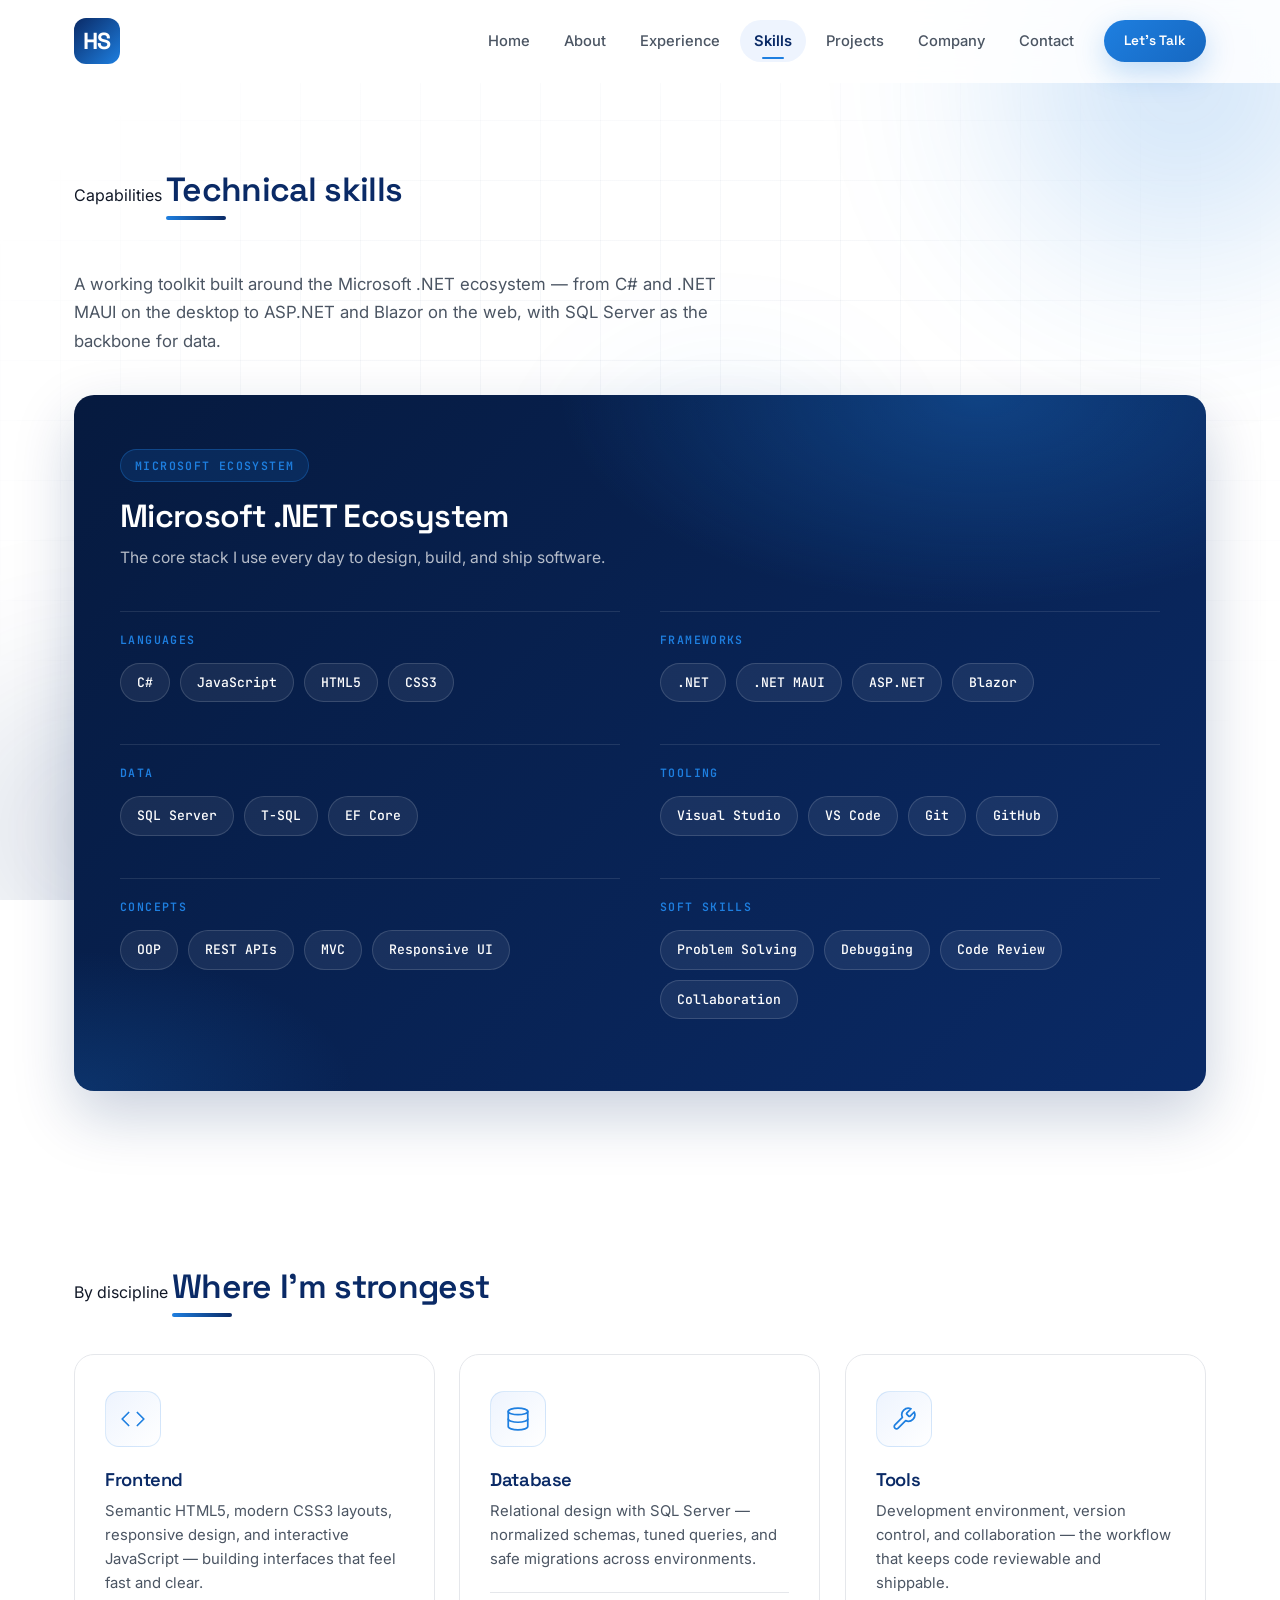
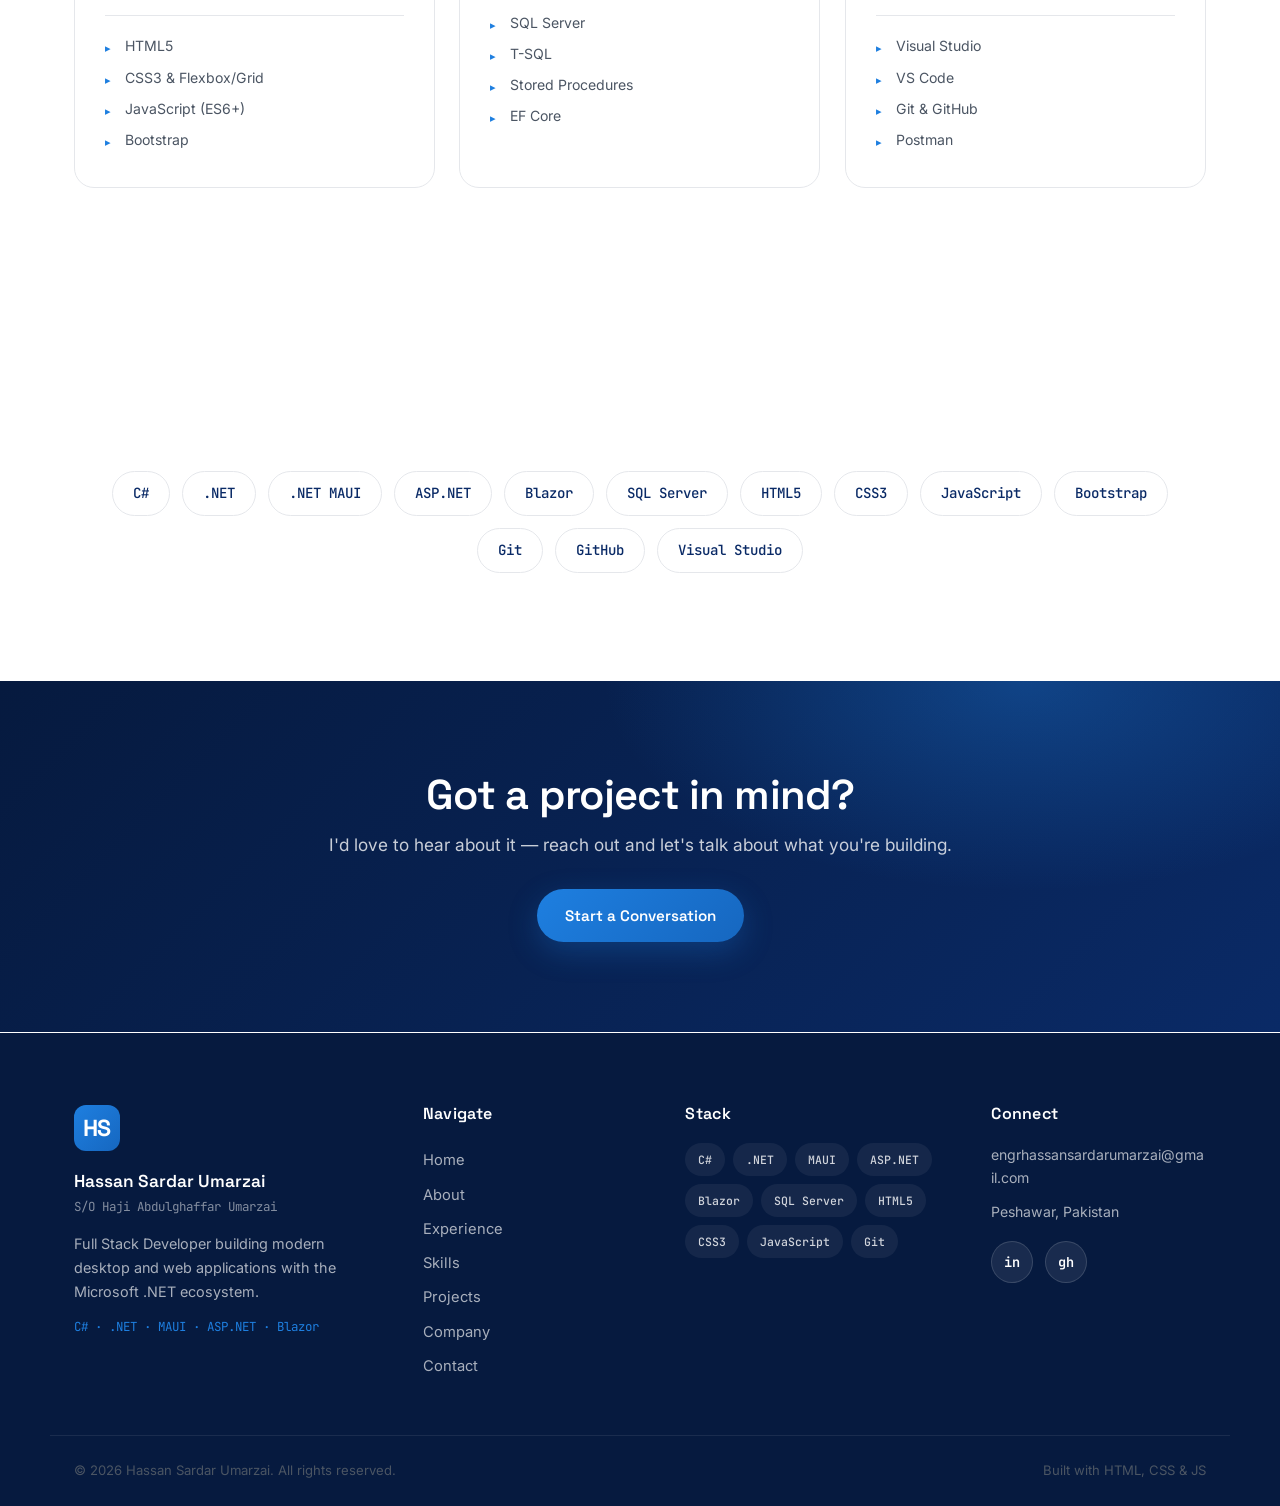
<file: skills.html>
<!DOCTYPE html>
<html lang="en">
<head>
  <meta charset="UTF-8" />
  <meta name="viewport" content="width=device-width, initial-scale=1.0" />

  <!-- SEO meta -->
  <title>Skills · Hassan Sardar Umarzai</title>
  <meta name="description" content="Technical skills of Hassan Sardar Umarzai — C#, .NET, .NET MAUI, ASP.NET, Blazor, SQL Server, HTML5, CSS3, JavaScript, and more." />
  <meta property="og:title" content="Skills · Hassan Sardar Umarzai" />
  <meta property="og:description" content="Technical skills across the Microsoft .NET ecosystem, frontend, database, and tooling." />
  <meta property="og:type" content="profile" />

  <!-- Fonts -->
  <link rel="preconnect" href="https://fonts.googleapis.com" />
  <link rel="preconnect" href="https://fonts.gstatic.com" crossorigin />
  <link href="https://fonts.googleapis.com/css2?family=Inter:opsz,wght@14..32,400;14..32,500;14..32,600&family=JetBrains+Mono:wght@400;500;600&family=Space+Grotesk:wght@400;500;600;700&display=swap" rel="stylesheet" />

  <!-- Shared stylesheet -->
  <link rel="stylesheet" href="style.css" />
</head>
<body>

  <!-- ===== ANIMATED AMBIENT BACKGROUND ===== -->
  <div class="ambient-bg" aria-hidden="true">
    <span class="orb orb-1"></span>
    <span class="orb orb-2"></span>
    <span class="orb orb-3"></span>
    <span class="grid-lines"></span>
  </div>

  <!-- ===== SHARED HEADER / STICKY NAVBAR ===== -->
  <header class="navbar" id="navbar">
    <div class="nav-inner container">
      <a href="index.html" class="logo" aria-label="Homepage">HS</a>

      <button class="hamburger" id="hamburger" aria-label="Toggle navigation menu" aria-expanded="false" aria-controls="navMenu">
        <span></span><span></span><span></span>
      </button>

      <nav class="nav-menu" id="navMenu" aria-label="Main navigation">
        <a href="index.html" class="nav-link">Home</a>
        <a href="aboutus.html" class="nav-link">About</a>
        <a href="experience.html" class="nav-link">Experience</a>
        <a href="skills.html" class="nav-link active">Skills</a>
        <a href="project.html" class="nav-link">Projects</a>
        <a href="company.html" class="nav-link">Company</a>
        <a href="contact.html" class="nav-link">Contact</a>
        <a href="contact.html" class="btn btn-sm btn-primary nav-cta">Let's Talk</a>
      </nav>

      <div class="scroll-progress" id="scrollProgress"></div>
    </div>
  </header>

  <!-- ===== SKILLS PAGE CONTENT ===== -->
  <main>

    <!-- HEADER -->
    <section class="container section" id="skills">
      <div class="section-head reveal slide-up">
        <span class="eyebrow">Capabilities</span>
        <h1 class="section-tagline">Technical skills</h1>
        <p class="skills-intro">
          A working toolkit built around the Microsoft .NET ecosystem — from C# and
          .NET MAUI on the desktop to ASP.NET and Blazor on the web, with SQL Server
          as the backbone for data.
        </p>
      </div>

      <!-- DARK .NET PANEL -->
      <div class="dotnet-panel reveal slide-up">
        <div class="dotnet-header">
          <span class="dotnet-badge">Microsoft Ecosystem</span>
          <h2>Microsoft .NET Ecosystem</h2>
          <p>The core stack I use every day to design, build, and ship software.</p>
        </div>

        <div class="tech-groups">
          <div class="tech-group">
            <span class="tech-group-label">Languages</span>
            <div class="tech-group-items">
              <span class="tech-item">C#</span>
              <span class="tech-item">JavaScript</span>
              <span class="tech-item">HTML5</span>
              <span class="tech-item">CSS3</span>
            </div>
          </div>

          <div class="tech-group">
            <span class="tech-group-label">Frameworks</span>
            <div class="tech-group-items">
              <span class="tech-item">.NET</span>
              <span class="tech-item">.NET MAUI</span>
              <span class="tech-item">ASP.NET</span>
              <span class="tech-item">Blazor</span>
            </div>
          </div>

          <div class="tech-group">
            <span class="tech-group-label">Data</span>
            <div class="tech-group-items">
              <span class="tech-item">SQL Server</span>
              <span class="tech-item">T-SQL</span>
              <span class="tech-item">EF Core</span>
            </div>
          </div>

          <div class="tech-group">
            <span class="tech-group-label">Tooling</span>
            <div class="tech-group-items">
              <span class="tech-item">Visual Studio</span>
              <span class="tech-item">VS Code</span>
              <span class="tech-item">Git</span>
              <span class="tech-item">GitHub</span>
            </div>
          </div>

          <div class="tech-group">
            <span class="tech-group-label">Concepts</span>
            <div class="tech-group-items">
              <span class="tech-item">OOP</span>
              <span class="tech-item">REST APIs</span>
              <span class="tech-item">MVC</span>
              <span class="tech-item">Responsive UI</span>
            </div>
          </div>

          <div class="tech-group">
            <span class="tech-group-label">Soft skills</span>
            <div class="tech-group-items">
              <span class="tech-item">Problem Solving</span>
              <span class="tech-item">Debugging</span>
              <span class="tech-item">Code Review</span>
              <span class="tech-item">Collaboration</span>
            </div>
          </div>
        </div>
      </div>
    </section>

    <!-- THREE CATEGORY CARDS -->
    <section class="container section">
      <div class="section-head reveal slide-up">
        <span class="eyebrow">By discipline</span>
        <h2 class="section-tagline">Where I'm strongest</h2>
      </div>

      <div class="skill-cards">
        <div class="skill-card reveal slide-up">
          <div class="skill-card-icon" aria-hidden="true">
            <svg viewBox="0 0 24 24" fill="none" stroke="currentColor" stroke-width="1.6" stroke-linecap="round" stroke-linejoin="round">
              <polyline points="16 18 22 12 16 6"/>
              <polyline points="8 6 2 12 8 18"/>
            </svg>
          </div>
          <h3>Frontend</h3>
          <p>Semantic HTML5, modern CSS3 layouts, responsive design, and interactive JavaScript — building interfaces that feel fast and clear.</p>
          <ul class="skill-list">
            <li>HTML5</li>
            <li>CSS3 &amp; Flexbox/Grid</li>
            <li>JavaScript (ES6+)</li>
            <li>Bootstrap</li>
          </ul>
        </div>

        <div class="skill-card reveal slide-up" style="transition-delay:0.1s">
          <div class="skill-card-icon" aria-hidden="true">
            <svg viewBox="0 0 24 24" fill="none" stroke="currentColor" stroke-width="1.6" stroke-linecap="round" stroke-linejoin="round">
              <ellipse cx="12" cy="5" rx="9" ry="3"/>
              <path d="M21 12c0 1.66-4 3-9 3s-9-1.34-9-3"/>
              <path d="M3 5v14c0 1.66 4 3 9 3s9-1.34 9-3V5"/>
            </svg>
          </div>
          <h3>Database</h3>
          <p>Relational design with SQL Server — normalized schemas, tuned queries, and safe migrations across environments.</p>
          <ul class="skill-list">
            <li>SQL Server</li>
            <li>T-SQL</li>
            <li>Stored Procedures</li>
            <li>EF Core</li>
          </ul>
        </div>

        <div class="skill-card reveal slide-up" style="transition-delay:0.2s">
          <div class="skill-card-icon" aria-hidden="true">
            <svg viewBox="0 0 24 24" fill="none" stroke="currentColor" stroke-width="1.6" stroke-linecap="round" stroke-linejoin="round">
              <path d="M14.7 6.3a1 1 0 0 0 0 1.4l1.6 1.6a1 1 0 0 0 1.4 0l3.77-3.77a6 6 0 0 1-7.94 7.94l-6.91 6.91a2.12 2.12 0 0 1-3-3l6.91-6.91a6 6 0 0 1 7.94-7.94l-3.76 3.76z"/>
            </svg>
          </div>
          <h3>Tools</h3>
          <p>Development environment, version control, and collaboration — the workflow that keeps code reviewable and shippable.</p>
          <ul class="skill-list">
            <li>Visual Studio</li>
            <li>VS Code</li>
            <li>Git &amp; GitHub</li>
            <li>Postman</li>
          </ul>
        </div>
      </div>
    </section>

    <!-- FULL TECH PILLS GRID -->
    <section class="container section">
      <div class="section-head reveal slide-up">
        <span class="eyebrow">Full stack</span>
        <h2 class="section-tagline">Everything I work with</h2>
      </div>

      <div class="tech-pill-grid reveal slide-up">
        <span class="pill">C#</span>
        <span class="pill">.NET</span>
        <span class="pill">.NET MAUI</span>
        <span class="pill">ASP.NET</span>
        <span class="pill">Blazor</span>
        <span class="pill">SQL Server</span>
        <span class="pill">HTML5</span>
        <span class="pill">CSS3</span>
        <span class="pill">JavaScript</span>
        <span class="pill">Bootstrap</span>
        <span class="pill">Git</span>
        <span class="pill">GitHub</span>
        <span class="pill">Visual Studio</span>
      </div>
    </section>

    <!-- CTA DARK -->
    <section class="cta-dark reveal slide-up">
      <div class="container cta-content">
        <h2>Got a project in mind?</h2>
        <p>I'd love to hear about it — reach out and let's talk about what you're building.</p>
        <a href="contact.html" class="btn btn-primary">Start a Conversation</a>
      </div>
    </section>

  </main>

  <!-- ===== SHARED FOOTER ===== -->
  <footer class="footer">
    <div class="container footer-grid">
      <div class="footer-col">
        <span class="logo footer-logo">HS</span>
        <p class="footer-name">Hassan Sardar Umarzai</p>
        <p class="footer-sub">S/O Haji Abdulghaffar Umarzai</p>
        <p class="footer-bio">Full Stack Developer  building modern desktop and web applications with the Microsoft .NET ecosystem.</p>
        <p class="footer-stack">C# · .NET · MAUI · ASP.NET · Blazor</p>
      </div>

      <div class="footer-col">
        <h4>Navigate</h4>
        <a href="index.html" class="footer-link">Home</a>
        <a href="aboutus.html" class="footer-link">About</a>
        <a href="experience.html" class="footer-link">Experience</a>
        <a href="skills.html" class="footer-link">Skills</a>
        <a href="project.html" class="footer-link">Projects</a>
        <a href="company.html" class="footer-link">Company</a>
        <a href="contact.html" class="footer-link">Contact</a>
      </div>

      <div class="footer-col">
        <h4>Stack</h4>
        <div class="footer-pills">
          <span class="pill">C#</span><span class="pill">.NET</span><span class="pill">MAUI</span>
          <span class="pill">ASP.NET</span><span class="pill">Blazor</span><span class="pill">SQL Server</span>
          <span class="pill">HTML5</span><span class="pill">CSS3</span><span class="pill">JavaScript</span>
          <span class="pill">Git</span>
        </div>
      </div>

      <div class="footer-col">
        <h4>Connect</h4>
        <p class="footer-contact">engrhassansardarumarzai@gmail.com</p>
        <p class="footer-contact">Peshawar, Pakistan</p>
        <div class="footer-social">
          <a href="https://www.linkedin.com/in/hassan-sardar-umarzai-ab12b8436" target="_blank" rel="noopener" class="social-btn" aria-label="LinkedIn">in</a>
          <a href="https://github.com/EngineerHassanSardar" target="_blank" rel="noopener" class="social-btn" aria-label="GitHub">gh</a>
        </div>
      </div>
    </div>

    <div class="footer-bottom container">
      <p>© 2026 Hassan Sardar Umarzai. All rights reserved.</p>
      <p>Built with HTML, CSS &amp; JS</p>
    </div>
  </footer>
  

  <script src="script.js"></script>
</body>
</html>
</file>
<file: style.css>
/* ============================================================
   HASSAN SARDAR UMARZAI — PORTFOLIO STYLESHEET
   Design system: Navy + Electric Blue, Inter / Space Grotesk / JetBrains Mono
   ============================================================ */

/* ---------- 1. CSS VARIABLES (DESIGN TOKENS) ---------- */
:root {
  /* Colors */
  --navy: #0A2A66;
  --navy-dark: #061a3f;
  --blue: #1E7FE0;
  --blue-light: #EEF4FE;
  --gray: #6B7280;
  --border: #E5E7EB;
  --white: #ffffff;
  --text: #111827;
  --text-soft: #4b5563;

  /* Typography */
  --font-body: 'Inter', system-ui, -apple-system, sans-serif;
  --font-head: 'Space Grotesk', 'Inter', sans-serif;
  --font-mono: 'JetBrains Mono', 'Courier New', monospace;

  /* Radius */
  --r-sm: 12px;
  --r-md: 16px;
  --r-lg: 20px;
  --r-full: 999px;

  /* Shadows */
  --shadow-sm: 0 1px 2px rgba(10, 42, 102, 0.04), 0 2px 6px rgba(10, 42, 102, 0.05);
  --shadow-md: 0 4px 12px rgba(10, 42, 102, 0.07), 0 12px 28px rgba(10, 42, 102, 0.06);
  --shadow-lg: 0 12px 40px rgba(10, 42, 102, 0.12);
  --shadow-blue: 0 10px 30px rgba(30, 127, 224, 0.28);

  /* Layout */
  --container: 1180px;
  --nav-h: 74px;

  /* Transitions */
  --ease: cubic-bezier(0.22, 1, 0.36, 1);
  --dur: 0.5s;
}
/* ============================================================
   ANIMATED AMBIENT BACKGROUND
   ============================================================ */
.ambient-bg {
  position: fixed;
  inset: 0;
  z-index: -1;
  overflow: hidden;
  pointer-events: none;
}

.ambient-bg .orb {
  position: absolute;
  border-radius: 50%;
  filter: blur(80px);
  opacity: 0.5;
  will-change: transform;
}

.orb-1 {
  width: 520px;
  height: 520px;
  background: radial-gradient(circle, rgba(30, 127, 224, 0.55), transparent 70%);
  top: -180px;
  right: -160px;
  animation: orbFloat1 22s ease-in-out infinite;
}

.orb-2 {
  width: 420px;
  height: 420px;
  background: radial-gradient(circle, rgba(10, 42, 102, 0.4), transparent 70%);
  bottom: -140px;
  left: -120px;
  animation: orbFloat2 26s ease-in-out infinite;
}

.orb-3 {
  width: 300px;
  height: 300px;
  background: radial-gradient(circle, rgba(30, 127, 224, 0.35), transparent 70%);
  top: 40%;
  left: 45%;
  animation: orbFloat3 30s ease-in-out infinite;
}

@keyframes orbFloat1 {
  0%, 100% { transform: translate(0, 0) scale(1); }
  50%      { transform: translate(-60px, 40px) scale(1.12); }
}

@keyframes orbFloat2 {
  0%, 100% { transform: translate(0, 0) scale(1); }
  50%      { transform: translate(80px, -50px) scale(1.08); }
}

@keyframes orbFloat3 {
  0%, 100% { transform: translate(0, 0) scale(1); }
  33%      { transform: translate(-100px, 60px) scale(1.15); }
  66%      { transform: translate(70px, -40px) scale(0.95); }
}

/* Subtle grid overlay for technical feel */
.grid-lines {
  position: absolute;
  inset: 0;
  background-image:
    linear-gradient(rgba(10, 42, 102, 0.035) 1px, transparent 1px),
    linear-gradient(90deg, rgba(10, 42, 102, 0.035) 1px, transparent 1px);
  background-size: 60px 60px;
  mask-image: radial-gradient(ellipse at center, black 40%, transparent 80%);
  -webkit-mask-image: radial-gradient(ellipse at center, black 40%, transparent 80%);
}

/* Reduced motion fallback */
@media (prefers-reduced-motion: reduce) {
  .orb { animation: none !important; }
}
/* ============================================================
   MARQUEE STRIP
   ============================================================ */
.marquee-section {
  padding-block: 40px;
  overflow: hidden;
  border-block: 1px solid var(--border);
  background: linear-gradient(90deg, #fbfcfe, #ffffff 20%, #ffffff 80%, #fbfcfe);
  position: relative;
}

.marquee-section::before,
.marquee-section::after {
  content: "";
  position: absolute;
  top: 0;
  bottom: 0;
  width: 120px;
  z-index: 2;
  pointer-events: none;
}

.marquee-section::before {
  left: 0;
  background: linear-gradient(90deg, var(--white), transparent);
}

.marquee-section::after {
  right: 0;
  background: linear-gradient(270deg, var(--white), transparent);
}

.marquee {
  display: flex;
  overflow: hidden;
  user-select: none;
}

.marquee-track {
  display: flex;
  align-items: center;
  gap: 30px;
  flex-shrink: 0;
  min-width: 100%;
  animation: marqueeScroll 32s linear infinite;
  padding-right: 30px;
}

.marquee-track span {
  font-family: var(--font-head);
  font-size: clamp(1rem, 1.6vw, 1.35rem);
  font-weight: 600;
  color: var(--navy);
  letter-spacing: -0.01em;
  white-space: nowrap;
}

.marquee-track .dot {
  color: var(--blue);
  font-size: 1.4rem;
  opacity: 0.5;
}

@keyframes marqueeScroll {
  from { transform: translateX(0); }
  to   { transform: translateX(-50%); }
}

.marquee:hover .marquee-track {
  animation-play-state: paused;
}

@media (prefers-reduced-motion: reduce) {
  .marquee-track { animation: none; }
    .stats-strip {
    grid-template-columns: 1fr 1fr;
    gap: 20px;
    padding: 32px 22px;
  }

  .stat:nth-child(2)::after { display: none; }
    .stats-strip {
    grid-template-columns: 1fr;
    gap: 24px;
  }

  .stat::after { display: none !important; }

  .marquee-track { gap: 20px; }
}
/* ---------- 2. RESET & BASE ---------- */
*,
*::before,
*::after {
  box-sizing: border-box;
  margin: 0;
  padding: 0;
}

html {
  scroll-behavior: smooth;
  -webkit-text-size-adjust: 100%;
}

body {
  font-family: var(--font-body);
  font-size: 16px;
  line-height: 1.65;
  color: var(--text);
  background: var(--white);
  overflow-x: hidden;
  -webkit-font-smoothing: antialiased;
  -moz-osx-font-smoothing: grayscale;
}
/* ============================================================
   9. SERVICE CARDS (12)
   ============================================================ */
.service-grid {
  display: grid;
  grid-template-columns: repeat(4, 1fr);
  gap: 20px;
}

.service-card {
  position: relative;
  background: var(--white);
  border: 1px solid var(--border);
  border-radius: var(--r-md);
  padding: 34px 22px 30px;
  text-align: center;
  overflow: hidden;
  transition: transform 0.4s var(--ease), box-shadow 0.4s var(--ease),
    border-color 0.4s;
  cursor: pointer;
}

/* Top gradient bar grows on hover */
.service-card::before {
  content: "";
  position: absolute;
  top: 0;
  left: 0;
  height: 3px;
  width: 0;
  background: linear-gradient(90deg, var(--blue), var(--navy));
  transition: width 0.5s var(--ease);
}

.service-card:hover::before { width: 100%; }

.service-card:hover {
  transform: translateY(-6px);
  box-shadow: var(--shadow-md);
  border-color: rgba(30, 127, 224, 0.3);
}

/* SVG icon container */
.service-icon {
  width: 60px;
  height: 60px;
  margin: 0 auto 20px;
  display: flex;
  align-items: center;
  justify-content: center;
  border-radius: 14px;
  background: linear-gradient(135deg, var(--blue-light), #ffffff);
  border: 1px solid rgba(30, 127, 224, 0.15);
  color: var(--blue);
  transition: transform 0.5s var(--ease), background 0.4s var(--ease),
    color 0.4s, border-color 0.4s, box-shadow 0.4s var(--ease);
}

.service-icon svg {
  width: 28px;
  height: 28px;
  stroke: currentColor;
  transition: transform 0.5s var(--ease);
}

.service-card:hover .service-icon {
  background: linear-gradient(135deg, var(--blue), var(--navy));
  color: var(--white);
  border-color: transparent;
  box-shadow: 0 10px 24px rgba(30, 127, 224, 0.32);
  transform: rotate(-4deg) scale(1.06);
}

.service-card:hover .service-icon svg {
  transform: scale(1.08);
}

.service-card h4 {
  font-size: 0.98rem;
  font-weight: 600;
  color: var(--navy);
  letter-spacing: -0.01em;
  transition: color 0.3s;
}

.service-card:hover h4 {
  color: var(--blue);
}

img {
  max-width: 100%;
  display: block;
}

a {
  color: inherit;
  text-decoration: none;
}

button {
  font-family: inherit;
  cursor: pointer;
  border: none;
  background: none;
}

h1, h2, h3, h4, h5 {
  font-family: var(--font-head);
  font-weight: 600;
  line-height: 1.15;
  color: var(--navy);
  letter-spacing: -0.02em;
}

p { color: var(--text-soft); }

ul { list-style: none; }

/* Accessibility focus ring */
a:focus-visible,
button:focus-visible,
input:focus-visible,
textarea:focus-visible {
  outline: 3px solid var(--blue);
  outline-offset: 2px;
  border-radius: 4px;
}

/* ---------- 3. LAYOUT HELPERS ---------- */
.container {
  width: 100%;
  max-width: var(--container);
  margin-inline: auto;
  padding-inline: 24px;
}

.section {
  padding-block: 88px;
}

.section-heading {
  font-size: clamp(1.6rem, 3vw, 2.2rem);
  margin-bottom: 40px;
}

.section-tagline {
  font-size: clamp(1.5rem, 3.2vw, 2.1rem);
  margin-bottom: 48px;
  position: relative;
  display: inline-block;
}

.section-tagline::after {
  content: "";
  position: absolute;
  left: 0;
  bottom: -10px;
  width: 60px;
  height: 4px;
  border-radius: 4px;
  background: linear-gradient(90deg, var(--blue), var(--navy));
}

.accent-blue { color: var(--blue); }

/* ---------- 4. BUTTONS ---------- */
.btn {
  position: relative;
  display: inline-flex;
  align-items: center;
  justify-content: center;
  gap: 8px;
  padding: 14px 28px;
  font-family: var(--font-head);
  font-size: 0.95rem;
  font-weight: 600;
  border-radius: var(--r-full);
  overflow: hidden;
  transition: transform 0.35s var(--ease), box-shadow 0.35s var(--ease),
    background 0.3s, color 0.3s, border-color 0.3s;
  white-space: nowrap;
}

.btn-sm { padding: 10px 20px; font-size: 0.85rem; }

.btn-primary {
  background: linear-gradient(135deg, var(--blue), #1667c0);
  color: var(--white);
  box-shadow: var(--shadow-blue);
}

.btn-primary:hover {
  transform: translateY(-3px);
  box-shadow: 0 16px 38px rgba(30, 127, 224, 0.4);
}

.btn-outline {
  background: transparent;
  color: var(--navy);
  border: 1.5px solid var(--border);
}

.btn-outline:hover {
  transform: translateY(-3px);
  border-color: var(--blue);
  color: var(--blue);
  box-shadow: var(--shadow-md);
}

/* Shine sweep on hover */
.btn::after {
  content: "";
  position: absolute;
  top: 0;
  left: -120%;
  width: 60%;
  height: 100%;
  background: linear-gradient(
    120deg,
    transparent,
    rgba(255, 255, 255, 0.45),
    transparent
  );
  transform: skewX(-20deg);
  transition: left 0.7s var(--ease);
  pointer-events: none;
}

.btn:hover::after { left: 140%; }

/* ---------- 5. PILLS / TAGS ---------- */
.pill {
  display: inline-block;
  font-family: var(--font-mono);
  font-size: 0.78rem;
  font-weight: 500;
  padding: 7px 14px;
  border-radius: var(--r-full);
  background: var(--blue-light);
  color: var(--navy);
  border: 1px solid transparent;
  transition: transform 0.3s var(--ease), box-shadow 0.3s var(--ease),
    background 0.3s, color 0.3s, border-color 0.3s;
  cursor: default;
}

.pill:hover {
  transform: translateY(-4px);
  box-shadow: var(--shadow-md);
  background: var(--white);
  border-color: var(--border);
}

/* ============================================================
   6. NAVBAR
   ============================================================ */
.navbar {
  position: sticky;
  top: 0;
  z-index: 1000;
  background: rgba(255, 255, 255, 0.85);
  backdrop-filter: blur(12px);
  -webkit-backdrop-filter: blur(12px);
  border-bottom: 1px solid transparent;
  transition: background 0.4s, box-shadow 0.4s, border-color 0.4s,
    padding 0.4s var(--ease);
}

/* Scrolled state (toggled by JS) */
.navbar.scrolled {
  background: rgba(255, 255, 255, 0.92);
  box-shadow: 0 6px 24px rgba(10, 42, 102, 0.08);
  border-bottom-color: var(--border);
}

.navbar.scrolled .nav-inner { padding-block: 12px; }

.nav-inner {
  position: relative;
  display: flex;
  align-items: center;
  justify-content: space-between;
  padding-block: 18px;
  transition: padding 0.4s var(--ease);
}

/* Logo */
.logo {
  font-family: var(--font-head);
  font-weight: 700;
  font-size: 1.45rem;
  letter-spacing: -0.03em;
  color: var(--navy);
  display: inline-flex;
  align-items: center;
  justify-content: center;
  width: 46px;
  height: 46px;
  border-radius: 12px;
  background: linear-gradient(135deg, var(--navy), var(--blue));
  color: var(--white);
  transition: transform 0.35s var(--ease), box-shadow 0.35s var(--ease);
  flex-shrink: 0;
}

.logo:hover {
  transform: translateY(-3px) rotate(-4deg);
  box-shadow: var(--shadow-blue);
}

/* Nav menu */
.nav-menu {
  display: flex;
  align-items: center;
  gap: 6px;
}

.nav-link {
  position: relative;
  font-size: 0.92rem;
  font-weight: 500;
  color: var(--text-soft);
  padding: 9px 14px;
  border-radius: var(--r-full);
  transition: color 0.3s, background 0.3s;
}

.nav-link::after {
  content: "";
  position: absolute;
  left: 50%;
  bottom: 3px;
  width: 0;
  height: 2px;
  background: var(--blue);
  border-radius: 2px;
  transform: translateX(-50%);
  transition: width 0.35s var(--ease);
}

.nav-link:hover { color: var(--navy); }

.nav-link:hover::after { width: 22px; }

/* Active page highlight */
.nav-link.active {
  color: var(--navy);
  font-weight: 600;
  background: var(--blue-light);
}

.nav-link.active::after { width: 22px; }

.nav-cta { margin-left: 10px; }

/* Scroll progress bar */
.scroll-progress {
  position: absolute;
  left: 0;
  bottom: 0;
  height: 3px;
  width: 0%;
  background: linear-gradient(90deg, var(--blue), var(--navy));
  border-radius: 0 3px 3px 0;
  transition: width 0.1s linear;
  z-index: 5;
}

/* Hamburger */
.hamburger {
  display: none;
  flex-direction: column;
  justify-content: center;
  gap: 5px;
  width: 44px;
  height: 44px;
  border-radius: 10px;
  transition: background 0.3s;
}

.hamburger:hover { background: var(--blue-light); }

.hamburger span {
  display: block;
  width: 24px;
  height: 2.5px;
  background: var(--navy);
  border-radius: 3px;
  margin-inline: auto;
  transition: transform 0.4s var(--ease), opacity 0.3s;
}

/* Hamburger → X animation */
.hamburger.open span:nth-child(1) {
  transform: translateY(7.5px) rotate(45deg);
}
.hamburger.open span:nth-child(2) { opacity: 0; }
.hamburger.open span:nth-child(3) {
  transform: translateY(-7.5px) rotate(-45deg);
}

/* ============================================================
   7. HERO SECTION
   ============================================================ */
.hero {
  padding-block: 70px 40px;
  background:
    radial-gradient(900px 500px at 85% -10%, rgba(30, 127, 224, 0.09), transparent 60%),
    radial-gradient(700px 400px at 0% 100%, rgba(10, 42, 102, 0.05), transparent 60%);
}

.hero-grid {
  display: grid;
  grid-template-columns: 1.15fr 0.85fr;
  gap: 60px;
  align-items: center;
  min-height: calc(100vh - var(--nav-h) - 80px);
}

.hero-badge {
  display: inline-block;
  font-family: var(--font-mono);
  font-size: 0.78rem;
  font-weight: 500;
  color: var(--blue);
  background: rgba(30, 127, 224, 0.09);
  border: 1px solid rgba(30, 127, 224, 0.18);
  padding: 8px 16px;
  border-radius: var(--r-full);
  margin-bottom: 24px;
}

.hero-heading {
  font-size: clamp(2.6rem, 6vw, 4.4rem);
  line-height: 1.03;
  margin-bottom: 14px;
}

.hero-sub {
  font-family: var(--font-mono);
  font-size: 0.95rem;
  color: var(--gray);
  margin-bottom: 22px;
}

.hero-intro {
  font-size: 1.08rem;
  max-width: 540px;
  margin-bottom: 28px;
}

.hero-pills {
  display: flex;
  flex-wrap: wrap;
  gap: 10px;
  margin-bottom: 32px;
}

.hero-actions {
  display: flex;
  flex-wrap: wrap;
  gap: 14px;
  margin-bottom: 28px;
}

.hero-social {
  display: flex;
  gap: 14px;
}

.hero-social a {
  display: inline-flex;
  align-items: center;
  justify-content: center;
  width: 44px;
  height: 44px;
  border-radius: 50%;
  color: var(--navy);
  background: var(--white);
  border: 1px solid var(--border);
  transition: transform 0.35s var(--ease), box-shadow 0.35s var(--ease),
    background 0.35s, color 0.35s, border-color 0.35s;
}

.hero-social a:hover {
  transform: translateY(-4px);
  background: var(--navy);
  color: var(--white);
  border-color: var(--navy);
  box-shadow: var(--shadow-md);
}

/* --- Hero visual (photo + ring + tags) --- */
.hero-visual {
  display: flex;
  flex-direction: column;
  align-items: center;
  gap: 28px;
}

.photo-wrapper {
  position: relative;
  width: min(360px, 80vw);
  aspect-ratio: 1;
  display: flex;
  align-items: center;
  justify-content: center;
}

/* Glowing halo */
.halo {
  position: absolute;
  inset: -6%;
  border-radius: 50%;
  background: radial-gradient(circle, rgba(30, 127, 224, 0.35), transparent 65%);
  filter: blur(28px);
  animation: haloPulse 4.5s ease-in-out infinite;
  z-index: 0;
}

@keyframes haloPulse {
  0%, 100% { transform: scale(1); opacity: 0.75; }
  50%      { transform: scale(1.09); opacity: 1; }
}

/* Rotating dashed ring */
.dashed-ring {
  position: absolute;
  inset: -14px;
  border-radius: 50%;
  border: 2px dashed rgba(30, 127, 224, 0.55);
  animation: ringSpin 26s linear infinite;
  z-index: 1;
}

@keyframes ringSpin {
  to { transform: rotate(360deg); }
}

.hero-photo {
  position: relative;
  z-index: 2;
  width: 100%;
  height: 100%;
  object-fit: cover;
  border-radius: 50%;
  border: 6px solid var(--white);
  box-shadow: var(--shadow-lg);
}

/* Floating tags */
.float-tag {
  position: absolute;
  z-index: 3;
  font-family: var(--font-mono);
  font-size: 0.72rem;
  font-weight: 600;
  padding: 7px 14px;
  border-radius: var(--r-full);
  background: var(--white);
  color: var(--navy);
  box-shadow: var(--shadow-md);
  border: 1px solid var(--border);
  animation: bob 3.6s ease-in-out infinite;
}

.tag-1 { top: 4%;  left: -10%;  animation-delay: 0s; }
.tag-2 { top: 24%; right: -14%; animation-delay: 0.5s; }
.tag-3 { bottom: 20%; left: -14%; animation-delay: 1s; }
.tag-4 { bottom: 2%; right: -8%;  animation-delay: 1.5s; }

@keyframes bob {
  0%, 100% { transform: translateY(0); }
  50%      { transform: translateY(-12px); }
}

/* Scroll indicator */
.scroll-indicator {
  width: 26px;
  height: 44px;
  border: 2px solid var(--border);
  border-radius: var(--r-full);
  position: relative;
}

.scroll-indicator .dot {
  position: absolute;
  top: 8px;
  left: 50%;
  width: 5px;
  height: 9px;
  background: var(--blue);
  border-radius: var(--r-full);
  transform: translateX(-50%);
  animation: dropDot 1.8s ease-in-out infinite;
}

@keyframes dropDot {
  0%   { top: 8px;  opacity: 1; }
  70%  { top: 24px; opacity: 0; }
  100% { top: 8px;  opacity: 0; }
}

/* ============================================================
   8. INFO CARDS (3D tilt targets)
   ============================================================ */
.info-cards {
  display: grid;
  grid-template-columns: repeat(3, 1fr);
  gap: 24px;
}

.info-card {
  background: var(--white);
  border: 1px solid var(--border);
  border-radius: var(--r-lg);
  padding: 34px 30px;
  box-shadow: var(--shadow-sm);
  transition: transform 0.4s var(--ease), box-shadow 0.4s var(--ease),
    border-color 0.4s;
  transform-style: preserve-3d;
  will-change: transform;
}

.info-card:hover {
  box-shadow: var(--shadow-md);
  border-color: rgba(30, 127, 224, 0.35);
}

.info-icon {
  display: inline-flex;
  align-items: center;
  justify-content: center;
  width: 54px;
  height: 54px;
  border-radius: 14px;
  background: var(--blue-light);
  color: var(--blue);
  margin-bottom: 20px;
}

.info-card h3 {
  font-size: 1.15rem;
  margin-bottom: 8px;
}

.info-card p { font-size: 0.95rem; }

/* ============================================================
   9. SERVICE CARDS (12)
   ============================================================ */
.service-grid {
  display: grid;
  grid-template-columns: repeat(4, 1fr);
  gap: 20px;
}

.service-card {
  position: relative;
  background: var(--white);
  border: 1px solid var(--border);
  border-radius: var(--r-md);
  padding: 30px 22px;
  text-align: center;
  overflow: hidden;
  transition: transform 0.4s var(--ease), box-shadow 0.4s var(--ease),
    border-color 0.4s;
}

/* Top gradient bar grows on hover */
.service-card::before {
  content: "";
  position: absolute;
  top: 0;
  left: 0;
  height: 3px;
  width: 0;
  background: linear-gradient(90deg, var(--blue), var(--navy));
  transition: width 0.5s var(--ease);
}

.service-card:hover::before { width: 100%; }

.service-card:hover {
  transform: translateY(-6px);
  box-shadow: var(--shadow-md);
  border-color: rgba(30, 127, 224, 0.3);
}

.service-icon {
  font-size: 1.9rem;
  margin-bottom: 14px;
  display: inline-block;
  transition: transform 0.5s var(--ease);
}

.service-card:hover .service-icon { transform: rotate(-10deg) scale(1.15); }

.service-card h4 {
  font-size: 0.98rem;
  font-weight: 600;
  color: var(--navy);
}

/* ============================================================
   10. PROJECT ROWS
   ============================================================ */
.project-list {
  display: flex;
  flex-direction: column;
  gap: 18px;
}

.project-row {
  display: grid;
  grid-template-columns: 70px 1fr auto;
  align-items: center;
  gap: 26px;
  padding: 28px 30px;
  border: 1px solid var(--border);
  border-radius: var(--r-lg);
  background: var(--white);
  transition: transform 0.45s var(--ease), box-shadow 0.45s var(--ease),
    border-color 0.45s;
  will-change: transform;
}

.project-row:hover {
  transform: translateX(14px);
  box-shadow: var(--shadow-md);
  border-color: rgba(30, 127, 224, 0.35);
}

.project-num {
  font-family: var(--font-mono);
  font-size: 1.7rem;
  font-weight: 600;
  color: var(--blue);
  transition: transform 0.4s var(--ease), color 0.4s;
}

.project-row:hover .project-num {
  transform: scale(1.2);
  color: var(--navy);
}

.project-cat {
  font-family: var(--font-mono);
  font-size: 0.72rem;
  text-transform: uppercase;
  letter-spacing: 0.08em;
  color: var(--blue);
  font-weight: 600;
}

.project-info h3 {
  font-size: 1.22rem;
  margin: 6px 0 4px;
}

.project-info p {
  font-family: var(--font-mono);
  font-size: 0.82rem;
  color: var(--gray);
}

.project-arrow {
  font-size: 1.5rem;
  color: var(--navy);
  transition: transform 0.4s var(--ease), color 0.4s;
}

.project-row:hover .project-arrow {
  transform: translateX(8px);
  color: var(--blue);
}

/* ============================================================
   11. EXPLORE TILES
   ============================================================ */
.explore-grid {
  display: grid;
  grid-template-columns: repeat(5, 1fr);
  gap: 18px;
}

.explore-tile {
  display: flex;
  align-items: center;
  justify-content: center;
  padding: 34px 18px;
  font-family: var(--font-head);
  font-weight: 600;
  font-size: 1.02rem;
  color: var(--navy);
  background: var(--blue-light);
  border: 1px solid transparent;
  border-radius: var(--r-md);
  transition: transform 0.4s var(--ease), background 0.4s, color 0.4s,
    box-shadow 0.4s, border-color 0.4s;
}

.explore-tile:hover {
  transform: translateY(-6px);
  background: var(--navy);
  color: var(--white);
  box-shadow: var(--shadow-md);
  border-color: var(--navy);
}

/* ============================================================
   12. CTA DARK SECTION
   ============================================================ */
.cta-dark {
  background: linear-gradient(135deg, var(--navy-dark), var(--navy));
  color: var(--white);
  padding-block: 90px;
  position: relative;
  overflow: hidden;
}

.cta-dark::before {
  content: "";
  position: absolute;
  inset: 0;
  background: radial-gradient(600px 300px at 80% 0%, rgba(30, 127, 224, 0.35), transparent 70%);
  pointer-events: none;
}

.cta-content {
  position: relative;
  z-index: 1;
  text-align: center;
}

.cta-content h2 {
  color: var(--white);
  font-size: clamp(1.8rem, 4vw, 2.6rem);
  margin-bottom: 12px;
}

.cta-content p {
  color: rgba(255, 255, 255, 0.78);
  font-size: 1.08rem;
  margin-bottom: 30px;
}

/* ============================================================
   13. FOOTER
   ============================================================ */
.footer {
  background: var(--navy-dark);
  color: rgba(255, 255, 255, 0.82);
  padding-top: 72px;
}

.footer-grid {
  display: grid;
  grid-template-columns: 1.4fr 1fr 1.2fr 1fr;
  gap: 48px;
  padding-bottom: 52px;
  border-bottom: 1px solid rgba(255, 255, 255, 0.08);
}

.footer-col h4 {
  color: var(--white);
  font-size: 1rem;
  margin-bottom: 20px;
  letter-spacing: 0.02em;
}

.footer-logo {
  width: 46px;
  height: 46px;
  margin-bottom: 16px;
  background: linear-gradient(135deg, var(--blue), #1667c0);
}

.footer-name {
  font-family: var(--font-head);
  font-weight: 600;
  color: var(--white);
  font-size: 1.08rem;
  margin-bottom: 2px;
}

.footer-sub {
  font-family: var(--font-mono);
  font-size: 0.78rem;
  color: rgba(255, 255, 255, 0.5);
  margin-bottom: 14px;
}

.footer-bio {
  font-size: 0.9rem;
  color: rgba(255, 255, 255, 0.65);
  margin-bottom: 14px;
  max-width: 300px;
}

.footer-stack {
  font-family: var(--font-mono);
  font-size: 0.78rem;
  color: var(--blue);
}

.footer-link {
  position: relative;
  display: block;
  font-size: 0.92rem;
  color: rgba(255, 255, 255, 0.65);
  padding: 5px 0;
  padding-left: 0;
  transition: color 0.3s, padding-left 0.35s var(--ease);
}

.footer-link::before {
  content: "→";
  position: absolute;
  left: -18px;
  opacity: 0;
  color: var(--blue);
  transition: opacity 0.3s, left 0.35s var(--ease);
}

.footer-link:hover {
  color: var(--white);
  padding-left: 20px;
}

.footer-link:hover::before {
  opacity: 1;
  left: 0;
}

.footer-pills {
  display: flex;
  flex-wrap: wrap;
  gap: 8px;
}

.footer-pills .pill {
  background: rgba(255, 255, 255, 0.06);
  color: rgba(255, 255, 255, 0.8);
  font-size: 0.72rem;
  padding: 6px 12px;
}

.footer-pills .pill:hover {
  background: var(--blue);
  color: var(--white);
  border-color: var(--blue);
}

.footer-contact {
  font-size: 0.88rem;
  color: rgba(255, 255, 255, 0.65);
  margin-bottom: 10px;
  word-break: break-word;
}

.footer-social {
  display: flex;
  gap: 12px;
  margin-top: 18px;
}

.social-btn {
  display: inline-flex;
  align-items: center;
  justify-content: center;
  width: 42px;
  height: 42px;
  border-radius: 50%;
  font-family: var(--font-mono);
  font-weight: 600;
  font-size: 0.85rem;
  color: var(--white);
  background: rgba(255, 255, 255, 0.08);
  border: 1px solid rgba(255, 255, 255, 0.14);
  transition: transform 0.35s var(--ease), background 0.35s, box-shadow 0.35s;
}

.social-btn:hover {
  transform: translateY(-4px);
  background: var(--blue);
  box-shadow: var(--shadow-blue);
}

.footer-bottom {
  display: flex;
  align-items: center;
  justify-content: space-between;
  flex-wrap: wrap;
  gap: 10px;
  padding-block: 24px;
  font-size: 0.82rem;
  color: rgba(255, 255, 255, 0.5);
}

/* ============================================================
   14. REVEAL / SCROLL ANIMATIONS
   ============================================================ */
.reveal {
  opacity: 0;
  transition: opacity 0.8s var(--ease), transform 0.8s var(--ease);
  will-change: opacity, transform;
}

.reveal.slide-up    { transform: translateY(80px); }
.reveal.slide-left  { transform: translateX(-140px); }
.reveal.slide-right { transform: translateX(140px); }
.reveal.zoom-in     { transform: scale(0.7); }

/* Visible state added by IntersectionObserver */
.reveal.is-visible {
  opacity: 1;
  transform: translate(0, 0) scale(1);
}

/* ============================================================
   15. RESPONSIVE BREAKPOINTS
   ============================================================ */

/* ---- 1024px ---- */
@media (max-width: 1024px) {
  .hero-grid {
    grid-template-columns: 1fr;
    gap: 50px;
    text-align: center;
    min-height: auto;
    padding-block: 20px 40px;
  }

  .hero-text { display: flex; flex-direction: column; align-items: center; }

  .hero-intro { margin-inline: auto; }

  .hero-pills,
  .hero-actions,
  .hero-social { justify-content: center; }

  .hero-visual { order: -1; }

  .service-grid { grid-template-columns: repeat(3, 1fr); }

  .explore-grid { grid-template-columns: repeat(3, 1fr); }

  .footer-grid {
    grid-template-columns: 1fr 1fr;
    gap: 40px;
  }
}

/* ---- 768px ---- */
@media (max-width: 768px) {
  .section { padding-block: 64px; }

  /* Mobile nav */
  .hamburger { display: flex; }

  .nav-menu {
    position: absolute;
    top: calc(100% + 1px);
    left: 0;
    right: 0;
    flex-direction: column;
    align-items: stretch;
    gap: 4px;
    padding: 18px 24px 24px;
    background: var(--white);
    border-bottom: 1px solid var(--border);
    box-shadow: var(--shadow-lg);
    transform: translateY(-14px);
    opacity: 0;
    pointer-events: none;
    transition: transform 0.4s var(--ease), opacity 0.4s var(--ease);
  }

  .nav-menu.open {
    transform: translateY(0);
    opacity: 1;
    pointer-events: auto;
  }

  .nav-link {
    padding: 13px 16px;
    border-radius: var(--r-sm);
  }

  .nav-link::after { display: none; }

  .nav-link.active { background: var(--blue-light); }

  .nav-cta { margin: 10px 0 0; }

  /* Grids */
  .info-cards { grid-template-columns: 1fr; }

  .service-grid { grid-template-columns: repeat(2, 1fr); }

  .explore-grid { grid-template-columns: repeat(2, 1fr); }

  .project-row {
    grid-template-columns: 52px 1fr auto;
    gap: 18px;
    padding: 22px 20px;
  }

  .project-num { font-size: 1.35rem; }

  .footer-grid {
    grid-template-columns: 1fr;
    gap: 36px;
  }

  .float-tag { font-size: 0.66rem; padding: 6px 11px; }
  .tag-1 { left: -4%; }
  .tag-2 { right: -6%; }
  .tag-3 { left: -6%; }
  .tag-4 { right: -3%; }
}

/* ---- 640px ---- */
@media (max-width: 640px) {
  .container { padding-inline: 18px; }

  .hero-heading { font-size: 2.3rem; }

  .hero-badge { font-size: 0.7rem; padding: 7px 13px; }

  .hero-intro { font-size: 1rem; }

  .hero-actions { flex-direction: column; width: 100%; }

  .hero-actions .btn { width: 100%; }

  .section-heading,
  .section-tagline { margin-bottom: 30px; }

  .service-grid { grid-template-columns: 1fr 1fr; gap: 14px; }

  .service-card { padding: 24px 14px; }

  .service-icon { font-size: 1.6rem; }

  .explore-grid { grid-template-columns: 1fr 1fr; gap: 12px; }

  .explore-tile { padding: 26px 12px; font-size: 0.92rem; }

  .project-row {
    grid-template-columns: 1fr;
    gap: 10px;
    text-align: left;
  }

  .project-arrow { justify-self: end; }

  .footer-bottom {
    flex-direction: column;
    text-align: center;
  }
}

/* ============================================================
   16. REDUCED MOTION
   ============================================================ */
@media (prefers-reduced-motion: reduce) {
  *,
  *::before,
  *::after {
    animation-duration: 0.01ms !important;
    animation-iteration-count: 1 !important;
    transition-duration: 0.01ms !important;
    scroll-behavior: auto !important;
  }

  .reveal {
    opacity: 1;
    transform: none;
  }
}   
/* ============================================================
   ABOUT PAGE
   ============================================================ */

/* --- About Hero --- */
.about-hero {
  padding-block: 80px 40px;
}

.about-grid {
  display: grid;
  grid-template-columns: 1.15fr 0.85fr;
  gap: 60px;
  align-items: center;
}

.about-heading {
  font-size: clamp(2.4rem, 5vw, 3.6rem);
  line-height: 1.05;
  margin: 14px 0 12px;
}

.about-sub {
  font-family: var(--font-mono);
  font-size: 0.92rem;
  color: var(--gray);
  margin-bottom: 28px;
}

.about-para {
  font-size: 1rem;
  max-width: 620px;
  margin-bottom: 18px;
  color: var(--text-soft);
}

.about-para strong {
  color: var(--navy);
  font-weight: 600;
}

.about-actions {
  display: flex;
  flex-wrap: wrap;
  gap: 14px;
  margin-top: 30px;
}

.about-visual {
  display: flex;
  justify-content: center;
}

/* --- Developer Profile --- */
.profile-grid {
  display: grid;
  grid-template-columns: repeat(5, 1fr);
  gap: 18px;
}

.profile-card {
  background: var(--white);
  border: 1px solid var(--border);
  border-radius: var(--r-md);
  padding: 26px 22px;
  display: flex;
  flex-direction: column;
  gap: 10px;
  transition: transform 0.4s var(--ease), box-shadow 0.4s var(--ease),
    border-color 0.4s;
  position: relative;
  overflow: hidden;
}

.profile-card::before {
  content: "";
  position: absolute;
  top: 0;
  left: 0;
  height: 3px;
  width: 0;
  background: linear-gradient(90deg, var(--blue), var(--navy));
  transition: width 0.55s var(--ease);
}

.profile-card:hover::before { width: 100%; }

.profile-card:hover {
  transform: translateY(-6px);
  box-shadow: var(--shadow-md);
  border-color: rgba(30, 127, 224, 0.35);
}

.profile-label {
  font-family: var(--font-mono);
  font-size: 0.72rem;
  letter-spacing: 0.1em;
  text-transform: uppercase;
  color: var(--blue);
  font-weight: 600;
}

.profile-value {
  font-family: var(--font-head);
  font-weight: 600;
  font-size: 1rem;
  color: var(--navy);
  line-height: 1.35;
}

/* --- Principles --- */
.principle-grid {
  display: grid;
  grid-template-columns: repeat(3, 1fr);
  gap: 22px;
}

.principle-card {
  background: var(--white);
  border: 1px solid var(--border);
  border-radius: var(--r-lg);
  padding: 36px 30px;
  position: relative;
  overflow: hidden;
  transition: transform 0.45s var(--ease), box-shadow 0.45s var(--ease),
    border-color 0.45s;
}

.principle-card::before {
  content: "";
  position: absolute;
  top: 0;
  left: 0;
  height: 3px;
  width: 0;
  background: linear-gradient(90deg, var(--blue), var(--navy));
  transition: width 0.6s var(--ease);
}

.principle-card:hover::before { width: 100%; }

.principle-card:hover {
  transform: translateY(-6px);
  box-shadow: var(--shadow-md);
  border-color: rgba(30, 127, 224, 0.35);
}

.principle-icon {
  width: 58px;
  height: 58px;
  display: flex;
  align-items: center;
  justify-content: center;
  border-radius: 14px;
  background: linear-gradient(135deg, var(--blue-light), #ffffff);
  border: 1px solid rgba(30, 127, 224, 0.15);
  color: var(--blue);
  margin-bottom: 22px;
  transition: transform 0.5s var(--ease), background 0.4s, color 0.4s,
    border-color 0.4s, box-shadow 0.4s;
}

.principle-icon svg {
  width: 26px;
  height: 26px;
  stroke: currentColor;
}

.principle-card:hover .principle-icon {
  background: linear-gradient(135deg, var(--blue), var(--navy));
  color: var(--white);
  border-color: transparent;
  box-shadow: 0 12px 28px rgba(30, 127, 224, 0.35);
  transform: rotate(-6deg) scale(1.06);
}

.principle-card h3 {
  font-size: 1.15rem;
  margin-bottom: 10px;
  color: var(--navy);
}

.principle-card p {
  font-size: 0.95rem;
  color: var(--text-soft);
}

/* --- Values --- */
.value-grid {
  display: grid;
  grid-template-columns: repeat(4, 1fr);
  gap: 20px;
}

.value-card {
  position: relative;
  background: linear-gradient(180deg, var(--white), #fbfcfe);
  border: 1px solid var(--border);
  border-radius: var(--r-md);
  padding: 32px 26px;
  transition: transform 0.45s var(--ease), box-shadow 0.45s var(--ease),
    border-color 0.45s, background 0.45s;
  overflow: hidden;
}

.value-card:hover {
  transform: translateY(-8px);
  box-shadow: var(--shadow-md);
  border-color: rgba(30, 127, 224, 0.35);
  background: var(--white);
}

.value-num {
  font-family: var(--font-mono);
  font-size: 1.5rem;
  font-weight: 600;
  color: var(--blue);
  display: block;
  margin-bottom: 12px;
  transition: transform 0.4s var(--ease), color 0.4s;
}

.value-card:hover .value-num {
  transform: scale(1.15);
  color: var(--navy);
}

.value-card h4 {
  font-size: 1.05rem;
  margin-bottom: 8px;
  color: var(--navy);
}

.value-card p {
  font-size: 0.9rem;
  color: var(--text-soft);
  line-height: 1.55;
}

/* --- About responsive --- */
@media (max-width: 1024px) {
  .about-grid {
    grid-template-columns: 1fr;
    gap: 44px;
    text-align: center;
  }

  .about-text {
    display: flex;
    flex-direction: column;
    align-items: center;
  }

  .about-para { margin-inline: auto; }

  .about-actions { justify-content: center; }

  .about-visual { order: -1; }

  .profile-grid { grid-template-columns: repeat(3, 1fr); }

  .principle-grid { grid-template-columns: 1fr; }

  .value-grid { grid-template-columns: repeat(2, 1fr); }
}

@media (max-width: 768px) {
  .profile-grid { grid-template-columns: repeat(2, 1fr); }

  .value-grid { grid-template-columns: 1fr 1fr; }
}

@media (max-width: 640px) {
  .about-heading { font-size: 2.2rem; }

  .profile-grid { grid-template-columns: 1fr; }

  .value-grid { grid-template-columns: 1fr; }

  .about-actions {
    flex-direction: column;
    width: 100%;
  }

  .about-actions .btn { width: 100%; }
}
/* ============================================================
   PROJECTS PAGE
   ============================================================ */

/* --- Projects Hero --- */
.projects-hero {
  padding-block: 80px 30px;
  text-align: center;
}

.projects-hero-inner {
  max-width: 720px;
  margin-inline: auto;
}

.projects-heading {
  font-size: clamp(2.2rem, 5vw, 3.4rem);
  line-height: 1.05;
  margin: 14px 0 18px;
}

.projects-intro {
  font-size: 1.05rem;
  color: var(--text-soft);
  line-height: 1.7;
}

/* --- Detailed Project Rows --- */
.project-list-detailed {
  gap: 24px;
}

.project-row-detailed {
  padding: 36px 34px;
  align-items: flex-start;
  grid-template-columns: 78px 1fr auto;
  gap: 28px;
}

.project-row-detailed .project-num {
  font-size: 2rem;
  line-height: 1;
  padding-top: 4px;
}

.project-row-detailed .project-cat {
  font-size: 0.74rem;
  letter-spacing: 0.1em;
}

.project-row-detailed h2 {
  font-size: 1.35rem;
  margin: 8px 0 12px;
  color: var(--navy);
  letter-spacing: -0.015em;
}

.project-desc {
  font-family: var(--font-body);
  font-size: 0.95rem;
  color: var(--text-soft);
  line-height: 1.65;
  max-width: 720px;
  margin-bottom: 18px;
}

.project-tags {
  display: flex;
  flex-wrap: wrap;
  gap: 8px;
}

.project-tags .pill {
  font-size: 0.72rem;
  padding: 6px 12px;
  background: var(--blue-light);
  color: var(--navy);
}

.project-row-detailed .project-arrow {
  font-size: 1.8rem;
  align-self: center;
  padding-top: 6px;
}

/* On hover, project tags turn navy */
.project-row-detailed:hover .project-tags .pill {
  background: var(--navy);
  color: var(--white);
}

/* --- Projects responsive --- */
@media (max-width: 1024px) {
  .project-row-detailed {
    grid-template-columns: 66px 1fr auto;
    padding: 30px 26px;
    gap: 22px;
  }

  .project-row-detailed .project-num { font-size: 1.6rem; }

  .project-row-detailed h2 { font-size: 1.2rem; }
}

@media (max-width: 768px) {
  .projects-hero { padding-block: 60px 20px; }

  .project-row-detailed {
    grid-template-columns: 1fr;
    gap: 14px;
    padding: 26px 22px;
  }

  .project-row-detailed .project-num {
    font-size: 1.4rem;
    padding-top: 0;
  }

  .project-row-detailed .project-arrow {
    justify-self: end;
    align-self: end;
    font-size: 1.5rem;
  }

  .project-desc { font-size: 0.92rem; }
}

@media (max-width: 640px) {
  .project-row-detailed { padding: 22px 18px; }

  .project-row-detailed h2 { font-size: 1.1rem; }

  .project-tags .pill {
    font-size: 0.68rem;
    padding: 5px 10px;
  }
}
/* ============================================================
   EXPERIENCE PAGE
   ============================================================ */

/* --- Timeline --- */
.timeline {
  position: relative;
  padding-left: 30px;
  margin-top: 30px;
}

.timeline-line {
  position: absolute;
  top: 12px;
  bottom: 12px;
  left: 9px;
  width: 2px;
  background: linear-gradient(180deg, var(--blue), var(--navy), transparent);
  border-radius: 2px;
}

.timeline-card {
  position: relative;
  background: var(--white);
  border: 1px solid var(--border);
  border-radius: var(--r-lg);
  padding: 38px 34px;
  box-shadow: var(--shadow-sm);
  transition: transform 0.45s var(--ease), box-shadow 0.45s var(--ease),
    border-color 0.45s;
}

.timeline-card::before {
  content: "";
  position: absolute;
  top: 0;
  left: 0;
  height: 4px;
  width: 0;
  background: linear-gradient(90deg, var(--blue), var(--navy));
  border-radius: var(--r-lg) var(--r-lg) 0 0;
  transition: width 0.65s var(--ease);
}

.timeline-card:hover::before { width: 100%; }

.timeline-card:hover {
  transform: translateY(-4px);
  box-shadow: var(--shadow-md);
  border-color: rgba(30, 127, 224, 0.35);
}

.timeline-dot {
  position: absolute;
  left: -38px;
  top: 44px;
  width: 20px;
  height: 20px;
  border-radius: 50%;
  background: var(--white);
  border: 3px solid var(--blue);
  box-shadow: 0 0 0 4px rgba(30, 127, 224, 0.15);
  animation: pulseDot 2.4s ease-in-out infinite;
}

@keyframes pulseDot {
  0%, 100% { box-shadow: 0 0 0 4px rgba(30, 127, 224, 0.15); }
  50%      { box-shadow: 0 0 0 10px rgba(30, 127, 224, 0); }
}

.timeline-meta {
  display: flex;
  flex-wrap: wrap;
  align-items: center;
  gap: 14px;
  margin-bottom: 18px;
}

.badge-present {
  display: inline-block;
  font-family: var(--font-mono);
  font-size: 0.72rem;
  font-weight: 600;
  letter-spacing: 0.08em;
  text-transform: uppercase;
  padding: 6px 14px;
  border-radius: var(--r-full);
  background: rgba(30, 127, 224, 0.12);
  color: var(--blue);
  border: 1px solid rgba(30, 127, 224, 0.25);
  position: relative;
  padding-left: 22px;
}

.badge-present::before {
  content: "";
  position: absolute;
  left: 10px;
  top: 50%;
  transform: translateY(-50%);
  width: 7px;
  height: 7px;
  border-radius: 50%;
  background: var(--blue);
  animation: blink 1.6s ease-in-out infinite;
}

@keyframes blink {
  0%, 100% { opacity: 1; }
  50%      { opacity: 0.35; }
}

.timeline-date {
  font-family: var(--font-mono);
  font-size: 0.82rem;
  color: var(--gray);
}

.timeline-role {
  font-size: clamp(1.35rem, 2.6vw, 1.7rem);
  margin-bottom: 6px;
  color: var(--navy);
}

.timeline-company {
  font-family: var(--font-mono);
  font-size: 0.86rem;
  color: var(--blue);
  font-weight: 500;
  margin-bottom: 20px;
}

.timeline-desc {
  font-size: 0.98rem;
  color: var(--text-soft);
  line-height: 1.7;
  margin-bottom: 14px;
  max-width: 780px;
}

.timeline-tags {
  display: flex;
  flex-wrap: wrap;
  gap: 8px;
  margin-top: 18px;
  padding-top: 20px;
  border-top: 1px solid var(--border);
}

/* --- Work grid --- */
.work-grid {
  display: grid;
  grid-template-columns: repeat(3, 1fr);
  gap: 22px;
}

.work-card {
  position: relative;
  background: var(--white);
  border: 1px solid var(--border);
  border-radius: var(--r-lg);
  padding: 34px 28px;
  overflow: hidden;
  transition: transform 0.45s var(--ease), box-shadow 0.45s var(--ease),
    border-color 0.45s;
}

.work-card::before {
  content: "";
  position: absolute;
  top: 0;
  left: 0;
  height: 3px;
  width: 0;
  background: linear-gradient(90deg, var(--blue), var(--navy));
  transition: width 0.6s var(--ease);
}

.work-card:hover::before { width: 100%; }

.work-card:hover {
  transform: translateY(-6px);
  box-shadow: var(--shadow-md);
  border-color: rgba(30, 127, 224, 0.35);
}

.work-icon {
  width: 56px;
  height: 56px;
  display: flex;
  align-items: center;
  justify-content: center;
  border-radius: 14px;
  background: linear-gradient(135deg, var(--blue-light), #ffffff);
  border: 1px solid rgba(30, 127, 224, 0.15);
  color: var(--blue);
  margin-bottom: 20px;
  transition: transform 0.5s var(--ease), background 0.4s, color 0.4s,
    border-color 0.4s, box-shadow 0.4s;
}

.work-icon svg {
  width: 26px;
  height: 26px;
  stroke: currentColor;
}

.work-card:hover .work-icon {
  background: linear-gradient(135deg, var(--blue), var(--navy));
  color: var(--white);
  border-color: transparent;
  box-shadow: 0 12px 28px rgba(30, 127, 224, 0.35);
  transform: rotate(-6deg) scale(1.06);
}

.work-card h3 {
  font-size: 1.08rem;
  margin-bottom: 10px;
  color: var(--navy);
}

.work-card p {
  font-size: 0.92rem;
  color: var(--text-soft);
  line-height: 1.6;
}

/* --- Experience responsive --- */
@media (max-width: 1024px) {
  .work-grid { grid-template-columns: repeat(2, 1fr); }
}

@media (max-width: 768px) {
  .timeline { padding-left: 24px; }
  .timeline-line { left: 6px; }
  .timeline-card { padding: 30px 24px; }
  .timeline-dot { left: -30px; top: 38px; }
}

@media (max-width: 640px) {
  .work-grid { grid-template-columns: 1fr; }
  .timeline-card { padding: 26px 20px; }
  .timeline-dot { width: 16px; height: 16px; left: -27px; top: 34px; }
}

/* ============================================================
   SKILLS PAGE
   ============================================================ */

/* --- Dark .NET panel --- */
.dotnet-panel {
  position: relative;
  background: linear-gradient(135deg, var(--navy-dark), var(--navy));
  border-radius: var(--r-lg);
  padding: 54px 46px;
  color: var(--white);
  overflow: hidden;
  box-shadow: 0 24px 60px rgba(10, 42, 102, 0.22);
}

.dotnet-panel::before {
  content: "";
  position: absolute;
  inset: 0;
  background:
    radial-gradient(600px 300px at 80% 0%, rgba(30, 127, 224, 0.35), transparent 70%),
    radial-gradient(400px 200px at 0% 100%, rgba(30, 127, 224, 0.2), transparent 70%);
  pointer-events: none;
}

.dotnet-header {
  position: relative;
  z-index: 1;
  margin-bottom: 40px;
}

.dotnet-badge {
  display: inline-block;
  font-family: var(--font-mono);
  font-size: 0.72rem;
  font-weight: 600;
  letter-spacing: 0.12em;
  text-transform: uppercase;
  color: var(--blue);
  background: rgba(30, 127, 224, 0.15);
  border: 1px solid rgba(30, 127, 224, 0.35);
  padding: 6px 14px;
  border-radius: var(--r-full);
  margin-bottom: 16px;
}

.dotnet-header h2 {
  color: var(--white);
  font-size: clamp(1.5rem, 3vw, 2rem);
  margin-bottom: 10px;
}

.dotnet-header p {
  color: rgba(255, 255, 255, 0.7);
  font-size: 0.98rem;
  max-width: 600px;
}

/* --- Tech groups --- */
.tech-groups {
  position: relative;
  z-index: 1;
  display: grid;
  grid-template-columns: repeat(2, 1fr);
  gap: 28px 40px;
}

.tech-group {
  padding: 20px 0;
  border-top: 1px solid rgba(255, 255, 255, 0.1);
}

.tech-group-label {
  display: block;
  font-family: var(--font-mono);
  font-size: 0.72rem;
  letter-spacing: 0.12em;
  text-transform: uppercase;
  color: var(--blue);
  font-weight: 600;
  margin-bottom: 14px;
}

.tech-group-items {
  display: flex;
  flex-wrap: wrap;
  gap: 10px;
}

.tech-item {
  display: inline-block;
  font-family: var(--font-mono);
  font-size: 0.82rem;
  font-weight: 500;
  color: var(--white);
  background: rgba(255, 255, 255, 0.07);
  border: 1px solid rgba(255, 255, 255, 0.14);
  padding: 8px 16px;
  border-radius: var(--r-full);
  transition: transform 0.35s var(--ease), background 0.35s,
    border-color 0.35s, box-shadow 0.35s;
}

.tech-item:hover {
  transform: translateY(-4px);
  background: var(--blue);
  border-color: var(--blue);
  box-shadow: 0 10px 22px rgba(30, 127, 224, 0.4);
}

/* --- Skill category cards --- */
.skill-cards {
  display: grid;
  grid-template-columns: repeat(3, 1fr);
  gap: 24px;
}

.skill-card {
  position: relative;
  background: var(--white);
  border: 1px solid var(--border);
  border-radius: var(--r-lg);
  padding: 36px 30px;
  overflow: hidden;
  transition: transform 0.45s var(--ease), box-shadow 0.45s var(--ease),
    border-color 0.45s;
}

.skill-card::before {
  content: "";
  position: absolute;
  top: 0;
  left: 0;
  height: 3px;
  width: 0;
  background: linear-gradient(90deg, var(--blue), var(--navy));
  transition: width 0.6s var(--ease);
}

.skill-card:hover::before { width: 100%; }

.skill-card:hover {
  transform: translateY(-6px);
  box-shadow: var(--shadow-md);
  border-color: rgba(30, 127, 224, 0.35);
}

.skill-card-icon {
  width: 56px;
  height: 56px;
  display: flex;
  align-items: center;
  justify-content: center;
  border-radius: 14px;
  background: linear-gradient(135deg, var(--blue-light), #ffffff);
  border: 1px solid rgba(30, 127, 224, 0.15);
  color: var(--blue);
  margin-bottom: 22px;
  transition: transform 0.5s var(--ease), background 0.4s, color 0.4s,
    border-color 0.4s, box-shadow 0.4s;
}

.skill-card-icon svg {
  width: 26px;
  height: 26px;
  stroke: currentColor;
}

.skill-card:hover .skill-card-icon {
  background: linear-gradient(135deg, var(--blue), var(--navy));
  color: var(--white);
  border-color: transparent;
  box-shadow: 0 12px 28px rgba(30, 127, 224, 0.35);
  transform: rotate(-6deg) scale(1.06);
}

.skill-card h3 {
  font-size: 1.15rem;
  margin-bottom: 10px;
  color: var(--navy);
}

.skill-card p {
  font-size: 0.93rem;
  color: var(--text-soft);
  line-height: 1.6;
  margin-bottom: 20px;
}

.skill-list {
  display: flex;
  flex-direction: column;
  gap: 8px;
  padding-top: 18px;
  border-top: 1px solid var(--border);
}

.skill-list li {
  position: relative;
  padding-left: 20px;
  font-size: 0.88rem;
  color: var(--text-soft);
  transition: color 0.3s, padding-left 0.35s var(--ease);
}

.skill-list li::before {
  content: "▸";
  position: absolute;
  left: 0;
  color: var(--blue);
  font-size: 0.7rem;
  top: 5px;
  transition: transform 0.35s var(--ease);
}

.skill-card:hover .skill-list li {
  color: var(--navy);
}

.skill-card:hover .skill-list li::before {
  transform: translateX(3px);
}

/* --- Full tech pill grid --- */
.tech-pill-grid {
  display: flex;
  flex-wrap: wrap;
  gap: 12px;
  justify-content: center;
  padding: 20px 0;
}

.tech-pill-grid .pill {
  font-size: 0.88rem;
  padding: 10px 20px;
  background: var(--white);
  border: 1px solid var(--border);
  color: var(--navy);
  transition: transform 0.35s var(--ease), background 0.35s, color 0.35s,
    border-color 0.35s, box-shadow 0.35s;
}

.tech-pill-grid .pill:hover {
  transform: translateY(-5px);
  background: var(--navy);
  color: var(--white);
  border-color: var(--navy);
  box-shadow: var(--shadow-md);
}

/* --- Skills responsive --- */
@media (max-width: 1024px) {
  .tech-groups { grid-template-columns: 1fr; }
  .skill-cards { grid-template-columns: 1fr; }
}

@media (max-width: 768px) {
  .dotnet-panel { padding: 40px 28px; }
  .tech-groups { gap: 20px; }
}

@media (max-width: 640px) {
  .dotnet-panel { padding: 32px 22px; }
  .skill-card { padding: 28px 22px; }
  .tech-item { font-size: 0.76rem; padding: 7px 13px; }
  .tech-pill-grid .pill { font-size: 0.8rem; padding: 8px 16px; }
}
/* ============================================================
   COMPANY PAGE
   ============================================================ */

/* --- Dark full-screen hero --- */
.company-hero {
  position: relative;
  background: linear-gradient(135deg, var(--navy-dark), var(--navy));
  color: var(--white);
  padding-block: 100px 90px;
  overflow: hidden;
}

.company-hero::before {
  content: "";
  position: absolute;
  inset: 0;
  background:
    radial-gradient(800px 400px at 80% 0%, rgba(30, 127, 224, 0.35), transparent 70%),
    radial-gradient(500px 300px at 0% 100%, rgba(30, 127, 224, 0.18), transparent 70%);
  pointer-events: none;
}

.company-hero-inner {
  position: relative;
  z-index: 1;
  display: grid;
  grid-template-columns: 1.15fr 0.85fr;
  gap: 60px;
  align-items: center;
}

.company-badge {
  display: inline-block;
  font-family: var(--font-mono);
  font-size: 0.74rem;
  font-weight: 600;
  letter-spacing: 0.12em;
  text-transform: uppercase;
  color: var(--blue);
  background: rgba(30, 127, 224, 0.15);
  border: 1px solid rgba(30, 127, 224, 0.35);
  padding: 7px 16px;
  border-radius: var(--r-full);
  margin-bottom: 22px;
}

.company-heading {
  color: var(--white);
  font-size: clamp(2.4rem, 5.5vw, 4rem);
  line-height: 1.05;
  margin-bottom: 12px;
  letter-spacing: -0.03em;
}

.company-accent {
  color: var(--blue);
}

.company-sub {
  font-family: var(--font-mono);
  font-size: 0.95rem;
  color: rgba(255, 255, 255, 0.65);
  margin-bottom: 28px;
}

.company-desc {
  font-size: 1rem;
  color: rgba(255, 255, 255, 0.78);
  line-height: 1.7;
  max-width: 600px;
  margin-bottom: 16px;
}

.company-actions {
  display: flex;
  flex-wrap: wrap;
  gap: 14px;
  margin-top: 32px;
}

/* Light outline button for dark backgrounds */
.btn-outline-light {
  background: transparent;
  color: var(--white);
  border: 1.5px solid rgba(255, 255, 255, 0.35);
}

.btn-outline-light:hover {
  background: rgba(255, 255, 255, 0.08);
  border-color: var(--white);
  color: var(--white);
}

/* --- Company tiles (5 in a grid) --- */
.company-tiles {
  display: grid;
  grid-template-columns: 1fr 1fr;
  gap: 14px;
}

.company-tile {
  background: rgba(255, 255, 255, 0.05);
  border: 1px solid rgba(255, 255, 255, 0.12);
  border-radius: var(--r-md);
  padding: 22px 22px;
  backdrop-filter: blur(8px);
  -webkit-backdrop-filter: blur(8px);
  transition: transform 0.4s var(--ease), background 0.4s, border-color 0.4s,
    box-shadow 0.4s;
}

.company-tile:hover {
  transform: translateY(-6px);
  background: rgba(30, 127, 224, 0.18);
  border-color: rgba(30, 127, 224, 0.45);
  box-shadow: 0 16px 40px rgba(30, 127, 224, 0.25);
}

/* Make the last tile span both columns (5 tiles → 2+2+1 layout) */
.company-tile:last-child {
  grid-column: 1 / -1;
}

.company-tile-label {
  display: block;
  font-family: var(--font-mono);
  font-size: 0.7rem;
  letter-spacing: 0.12em;
  text-transform: uppercase;
  color: var(--blue);
  font-weight: 600;
  margin-bottom: 8px;
}

.company-tile-value {
  font-family: var(--font-head);
  font-size: 1rem;
  font-weight: 600;
  color: var(--white);
  letter-spacing: -0.01em;
}

/* --- Company value cards --- */
.company-value-grid {
  display: grid;
  grid-template-columns: repeat(3, 1fr);
  gap: 22px;
}

.company-value-card {
  position: relative;
  background: var(--white);
  border: 1px solid var(--border);
  border-radius: var(--r-lg);
  padding: 36px 30px;
  overflow: hidden;
  transition: transform 0.45s var(--ease), box-shadow 0.45s var(--ease),
    border-color 0.45s;
}

.company-value-card::before {
  content: "";
  position: absolute;
  top: 0;
  left: 0;
  height: 3px;
  width: 0;
  background: linear-gradient(90deg, var(--blue), var(--navy));
  transition: width 0.6s var(--ease);
}

.company-value-card:hover::before { width: 100%; }

.company-value-card:hover {
  transform: translateY(-6px);
  box-shadow: var(--shadow-md);
  border-color: rgba(30, 127, 224, 0.35);
}

.company-value-icon {
  width: 58px;
  height: 58px;
  display: flex;
  align-items: center;
  justify-content: center;
  border-radius: 14px;
  background: linear-gradient(135deg, var(--blue-light), #ffffff);
  border: 1px solid rgba(30, 127, 224, 0.15);
  color: var(--blue);
  margin-bottom: 22px;
  transition: transform 0.5s var(--ease), background 0.4s, color 0.4s,
    border-color 0.4s, box-shadow 0.4s;
}

.company-value-icon svg {
  width: 26px;
  height: 26px;
  stroke: currentColor;
}

.company-value-card:hover .company-value-icon {
  background: linear-gradient(135deg, var(--blue), var(--navy));
  color: var(--white);
  border-color: transparent;
  box-shadow: 0 12px 28px rgba(30, 127, 224, 0.35);
  transform: rotate(-6deg) scale(1.06);
}

.company-value-card h3 {
  font-size: 1.12rem;
  margin-bottom: 10px;
  color: var(--navy);
}

.company-value-card p {
  font-size: 0.94rem;
  color: var(--text-soft);
  line-height: 1.65;
}

/* --- Company responsive --- */
@media (max-width: 1024px) {
  .company-hero-inner {
    grid-template-columns: 1fr;
    gap: 40px;
    text-align: center;
  }

  .company-hero-text {
    display: flex;
    flex-direction: column;
    align-items: center;
  }

  .company-desc { margin-inline: auto; }

  .company-actions { justify-content: center; }

  .company-value-grid { grid-template-columns: 1fr; }
}

@media (max-width: 640px) {
  .company-hero { padding-block: 70px 60px; }
  .company-tiles { grid-template-columns: 1fr; }
  .company-tile:last-child { grid-column: auto; }
  .company-actions { flex-direction: column; width: 100%; }
  .company-actions .btn { width: 100%; }
}

/* ============================================================
   CONTACT PAGE
   ============================================================ */

.contact-intro {
  font-size: 1.05rem;
  color: var(--text-soft);
  max-width: 640px;
  margin-top: 12px;
  line-height: 1.7;
}

.contact-grid {
  display: grid;
  grid-template-columns: 1.15fr 0.85fr;
  gap: 40px;
  align-items: start;
  margin-top: 40px;
}

/* --- Form --- */
.contact-form {
  background: var(--white);
  border: 1px solid var(--border);
  border-radius: var(--r-lg);
  padding: 40px 36px;
  box-shadow: var(--shadow-sm);
  transition: box-shadow 0.4s, border-color 0.4s;
}

.contact-form:focus-within {
  box-shadow: var(--shadow-md);
  border-color: rgba(30, 127, 224, 0.35);
}

.contact-form-title {
  font-size: 1.3rem;
  margin-bottom: 26px;
  color: var(--navy);
}

.form-field {
  display: flex;
  flex-direction: column;
  gap: 8px;
  margin-bottom: 20px;
}

.form-field label {
  font-family: var(--font-mono);
  font-size: 0.74rem;
  font-weight: 600;
  letter-spacing: 0.08em;
  text-transform: uppercase;
  color: var(--blue);
}

.form-field input,
.form-field textarea {
  font-family: var(--font-body);
  font-size: 0.96rem;
  color: var(--text);
  background: var(--blue-light);
  border: 1px solid transparent;
  border-radius: var(--r-sm);
  padding: 14px 16px;
  transition: background 0.3s, border-color 0.3s, box-shadow 0.3s;
  width: 100%;
  resize: vertical;
}

.form-field input::placeholder,
.form-field textarea::placeholder {
  color: rgba(107, 114, 128, 0.6);
}

.form-field input:focus,
.form-field textarea:focus {
  outline: none;
  background: var(--white);
  border-color: var(--blue);
  box-shadow: 0 0 0 4px rgba(30, 127, 224, 0.12);
}

.contact-submit {
  width: 100%;
  padding: 16px 28px;
  font-size: 1rem;
  margin-top: 6px;
}

.form-hint {
  font-size: 0.8rem;
  color: var(--gray);
  text-align: center;
  margin-top: 16px;
  font-family: var(--font-mono);
}

/* --- Contact tiles --- */
.contact-tiles {
  display: flex;
  flex-direction: column;
  gap: 14px;
}

.contact-tile {
  display: grid;
  grid-template-columns: 54px 1fr auto;
  align-items: center;
  gap: 18px;
  padding: 20px 22px;
  background: var(--white);
  border: 1px solid var(--border);
  border-radius: var(--r-md);
  transition: transform 0.4s var(--ease), box-shadow 0.4s var(--ease),
    border-color 0.4s, background 0.4s;
}

a.contact-tile:hover {
  transform: translateY(-4px);
  box-shadow: var(--shadow-md);
  border-color: rgba(30, 127, 224, 0.35);
}

.contact-tile-static {
  cursor: default;
}

.contact-tile-icon {
  width: 54px;
  height: 54px;
  display: flex;
  align-items: center;
  justify-content: center;
  border-radius: 14px;
  background: linear-gradient(135deg, var(--blue-light), #ffffff);
  border: 1px solid rgba(30, 127, 224, 0.15);
  color: var(--blue);
  transition: transform 0.45s var(--ease), background 0.4s, color 0.4s,
    border-color 0.4s, box-shadow 0.4s;
}

.contact-tile-icon svg {
  width: 24px;
  height: 24px;
}

a.contact-tile:hover .contact-tile-icon {
  background: linear-gradient(135deg, var(--blue), var(--navy));
  color: var(--white);
  border-color: transparent;
  box-shadow: 0 10px 22px rgba(30, 127, 224, 0.32);
  transform: rotate(-6deg) scale(1.06);
}

.contact-tile-body {
  display: flex;
  flex-direction: column;
  gap: 3px;
  min-width: 0;
}

.contact-tile-label {
  font-family: var(--font-mono);
  font-size: 0.7rem;
  letter-spacing: 0.1em;
  text-transform: uppercase;
  color: var(--blue);
  font-weight: 600;
}

.contact-tile-value {
  font-family: var(--font-head);
  font-size: 0.95rem;
  font-weight: 600;
  color: var(--navy);
  word-break: break-word;
  overflow-wrap: anywhere;
}

.contact-tile-arrow {
  font-size: 1.3rem;
  color: var(--navy);
  transition: transform 0.4s var(--ease), color 0.4s;
}

a.contact-tile:hover .contact-tile-arrow {
  transform: translateX(6px);
  color: var(--blue);
}

/* --- CTA buttons (dark section) --- */
.cta-buttons {
  display: flex;
  flex-wrap: wrap;
  gap: 14px;
  justify-content: center;
  margin-top: 8px;
}

/* --- Contact responsive --- */
@media (max-width: 1024px) {
  .contact-grid {
    grid-template-columns: 1fr;
    gap: 32px;
  }

  .contact-form { padding: 34px 28px; }
}

@media (max-width: 640px) {
  .contact-form { padding: 28px 22px; }

  .contact-tile {
    grid-template-columns: 46px 1fr auto;
    gap: 14px;
    padding: 16px 16px;
  }

  .contact-tile-icon { width: 46px; height: 46px; }
  .contact-tile-icon svg { width: 20px; height: 20px; }

  .contact-tile-value { font-size: 0.88rem; }

  .cta-buttons { flex-direction: column; }
  .cta-buttons .btn { width: 100%; }
}   
/* ============================================================
   SKILLS PAGE
   ============================================================ */

.skills-intro {
  font-size: 1.05rem;
  color: var(--text-soft);
  max-width: 660px;
  margin-top: 12px;
  line-height: 1.7;
}

/* --- Dark .NET panel --- */
.dotnet-panel {
  position: relative;
  background: linear-gradient(135deg, var(--navy-dark), var(--navy));
  border-radius: var(--r-lg);
  padding: 54px 46px;
  color: var(--white);
  overflow: hidden;
  box-shadow: 0 24px 60px rgba(10, 42, 102, 0.22);
  margin-top: 40px;
}

.dotnet-panel::before {
  content: "";
  position: absolute;
  inset: 0;
  background:
    radial-gradient(600px 300px at 80% 0%, rgba(30, 127, 224, 0.35), transparent 70%),
    radial-gradient(400px 200px at 0% 100%, rgba(30, 127, 224, 0.2), transparent 70%);
  pointer-events: none;
}

.dotnet-header {
  position: relative;
  z-index: 1;
  margin-bottom: 40px;
}

.dotnet-badge {
  display: inline-block;
  font-family: var(--font-mono);
  font-size: 0.72rem;
  font-weight: 600;
  letter-spacing: 0.12em;
  text-transform: uppercase;
  color: var(--blue);
  background: rgba(30, 127, 224, 0.15);
  border: 1px solid rgba(30, 127, 224, 0.35);
  padding: 6px 14px;
  border-radius: var(--r-full);
  margin-bottom: 16px;
}

.dotnet-header h2 {
  color: var(--white);
  font-size: clamp(1.5rem, 3vw, 2rem);
  margin-bottom: 10px;
}

.dotnet-header p {
  color: rgba(255, 255, 255, 0.7);
  font-size: 0.98rem;
  max-width: 600px;
}

/* --- Tech groups --- */
.tech-groups {
  position: relative;
  z-index: 1;
  display: grid;
  grid-template-columns: repeat(2, 1fr);
  gap: 24px 40px;
}

.tech-group {
  padding: 18px 0;
  border-top: 1px solid rgba(255, 255, 255, 0.1);
}

.tech-group-label {
  display: block;
  font-family: var(--font-mono);
  font-size: 0.72rem;
  letter-spacing: 0.12em;
  text-transform: uppercase;
  color: var(--blue);
  font-weight: 600;
  margin-bottom: 14px;
}

.tech-group-items {
  display: flex;
  flex-wrap: wrap;
  gap: 10px;
}

.tech-item {
  display: inline-block;
  font-family: var(--font-mono);
  font-size: 0.82rem;
  font-weight: 500;
  color: var(--white);
  background: rgba(255, 255, 255, 0.07);
  border: 1px solid rgba(255, 255, 255, 0.14);
  padding: 8px 16px;
  border-radius: var(--r-full);
  transition: transform 0.35s var(--ease), background 0.35s,
    border-color 0.35s, box-shadow 0.35s;
}

.tech-item:hover {
  transform: translateY(-4px);
  background: var(--blue);
  border-color: var(--blue);
  box-shadow: 0 10px 22px rgba(30, 127, 224, 0.4);
}

/* --- Skill category cards --- */
.skill-cards {
  display: grid;
  grid-template-columns: repeat(3, 1fr);
  gap: 24px;
}

.skill-card {
  position: relative;
  background: var(--white);
  border: 1px solid var(--border);
  border-radius: var(--r-lg);
  padding: 36px 30px;
  overflow: hidden;
  transition: transform 0.45s var(--ease), box-shadow 0.45s var(--ease),
    border-color 0.45s;
}

.skill-card::before {
  content: "";
  position: absolute;
  top: 0;
  left: 0;
  height: 3px;
  width: 0;
  background: linear-gradient(90deg, var(--blue), var(--navy));
  transition: width 0.6s var(--ease);
}

.skill-card:hover::before { width: 100%; }

.skill-card:hover {
  transform: translateY(-6px);
  box-shadow: var(--shadow-md);
  border-color: rgba(30, 127, 224, 0.35);
}

.skill-card-icon {
  width: 56px;
  height: 56px;
  display: flex;
  align-items: center;
  justify-content: center;
  border-radius: 14px;
  background: linear-gradient(135deg, var(--blue-light), #ffffff);
  border: 1px solid rgba(30, 127, 224, 0.15);
  color: var(--blue);
  margin-bottom: 22px;
  transition: transform 0.5s var(--ease), background 0.4s, color 0.4s,
    border-color 0.4s, box-shadow 0.4s;
}

.skill-card-icon svg {
  width: 26px;
  height: 26px;
  stroke: currentColor;
}

.skill-card:hover .skill-card-icon {
  background: linear-gradient(135deg, var(--blue), var(--navy));
  color: var(--white);
  border-color: transparent;
  box-shadow: 0 12px 28px rgba(30, 127, 224, 0.35);
  transform: rotate(-6deg) scale(1.06);
}

.skill-card h3 {
  font-size: 1.15rem;
  margin-bottom: 10px;
  color: var(--navy);
}

.skill-card p {
  font-size: 0.93rem;
  color: var(--text-soft);
  line-height: 1.6;
  margin-bottom: 20px;
}

.skill-list {
  display: flex;
  flex-direction: column;
  gap: 8px;
  padding-top: 18px;
  border-top: 1px solid var(--border);
}

.skill-list li {
  position: relative;
  padding-left: 20px;
  font-size: 0.88rem;
  color: var(--text-soft);
  transition: color 0.3s, padding-left 0.35s var(--ease);
}

.skill-list li::before {
  content: "▸";
  position: absolute;
  left: 0;
  color: var(--blue);
  font-size: 0.7rem;
  top: 5px;
  transition: transform 0.35s var(--ease);
}

.skill-card:hover .skill-list li {
  color: var(--navy);
}

.skill-card:hover .skill-list li::before {
  transform: translateX(3px);
}

/* --- Full tech pill grid --- */
.tech-pill-grid {
  display: flex;
  flex-wrap: wrap;
  gap: 12px;
  justify-content: center;
  padding: 20px 0;
}

.tech-pill-grid .pill {
  font-size: 0.88rem;
  padding: 10px 20px;
  background: var(--white);
  border: 1px solid var(--border);
  color: var(--navy);
  transition: transform 0.35s var(--ease), background 0.35s, color 0.35s,
    border-color 0.35s, box-shadow 0.35s;
}

.tech-pill-grid .pill:hover {
  transform: translateY(-5px);
  background: var(--navy);
  color: var(--white);
  border-color: var(--navy);
  box-shadow: var(--shadow-md);
}

/* --- Skills responsive --- */
@media (max-width: 1024px) {
  .tech-groups { grid-template-columns: 1fr; }
  .skill-cards { grid-template-columns: 1fr; }
}

@media (max-width: 768px) {
  .dotnet-panel { padding: 40px 28px; }
  .tech-groups { gap: 20px; }
}

@media (max-width: 640px) {
  .dotnet-panel { padding: 32px 22px; }
  .skill-card { padding: 28px 22px; }
  .tech-item { font-size: 0.76rem; padding: 7px 13px; }
  .tech-pill-grid .pill { font-size: 0.8rem; padding: 8px 16px; }
}
/* ============================================================
   CONTACT PAGE
   ============================================================ */

.contact-intro {
  font-size: 1.05rem;
  color: var(--text-soft);
  max-width: 640px;
  margin-top: 12px;
  line-height: 1.7;
}

.contact-grid {
  display: grid;
  grid-template-columns: 1.15fr 0.85fr;
  gap: 40px;
  align-items: start;
  margin-top: 40px;
}

/* --- Form --- */
.contact-form {
  background: var(--white);
  border: 1px solid var(--border);
  border-radius: var(--r-lg);
  padding: 40px 36px;
  box-shadow: var(--shadow-sm);
  transition: box-shadow 0.4s, border-color 0.4s;
}

.contact-form:focus-within {
  box-shadow: var(--shadow-md);
  border-color: rgba(30, 127, 224, 0.35);
}

.contact-form-title {
  font-size: 1.3rem;
  margin-bottom: 26px;
  color: var(--navy);
}

.form-field {
  display: flex;
  flex-direction: column;
  gap: 8px;
  margin-bottom: 20px;
}

.form-field label {
  font-family: var(--font-mono);
  font-size: 0.74rem;
  font-weight: 600;
  letter-spacing: 0.08em;
  text-transform: uppercase;
  color: var(--blue);
}

.form-field input,
.form-field textarea {
  font-family: var(--font-body);
  font-size: 0.96rem;
  color: var(--text);
  background: var(--blue-light);
  border: 1px solid transparent;
  border-radius: var(--r-sm);
  padding: 14px 16px;
  transition: background 0.3s, border-color 0.3s, box-shadow 0.3s;
  width: 100%;
  resize: vertical;
}

.form-field input::placeholder,
.form-field textarea::placeholder {
  color: rgba(107, 114, 128, 0.6);
}

.form-field input:focus,
.form-field textarea:focus {
  outline: none;
  background: var(--white);
  border-color: var(--blue);
  box-shadow: 0 0 0 4px rgba(30, 127, 224, 0.12);
}

.contact-submit {
  width: 100%;
  padding: 16px 28px;
  font-size: 1rem;
  margin-top: 6px;
}

.form-hint {
  font-size: 0.8rem;
  color: var(--gray);
  text-align: center;
  margin-top: 16px;
  font-family: var(--font-mono);
}

/* --- Contact tiles --- */
.contact-tiles {
  display: flex;
  flex-direction: column;
  gap: 14px;
}

.contact-tile {
  display: grid;
  grid-template-columns: 54px 1fr auto;
  align-items: center;
  gap: 18px;
  padding: 20px 22px;
  background: var(--white);
  border: 1px solid var(--border);
  border-radius: var(--r-md);
  transition: transform 0.4s var(--ease), box-shadow 0.4s var(--ease),
    border-color 0.4s, background 0.4s;
}

a.contact-tile:hover {
  transform: translateY(-4px);
  box-shadow: var(--shadow-md);
  border-color: rgba(30, 127, 224, 0.35);
}

.contact-tile-static {
  cursor: default;
}

.contact-tile-icon {
  width: 54px;
  height: 54px;
  display: flex;
  align-items: center;
  justify-content: center;
  border-radius: 14px;
  background: linear-gradient(135deg, var(--blue-light), #ffffff);
  border: 1px solid rgba(30, 127, 224, 0.15);
  color: var(--blue);
  transition: transform 0.45s var(--ease), background 0.4s, color 0.4s,
    border-color 0.4s, box-shadow 0.4s;
}

.contact-tile-icon svg {
  width: 24px;
  height: 24px;
}

a.contact-tile:hover .contact-tile-icon {
  background: linear-gradient(135deg, var(--blue), var(--navy));
  color: var(--white);
  border-color: transparent;
  box-shadow: 0 10px 22px rgba(30, 127, 224, 0.32);
  transform: rotate(-6deg) scale(1.06);
}

.contact-tile-body {
  display: flex;
  flex-direction: column;
  gap: 3px;
  min-width: 0;
}

.contact-tile-label {
  font-family: var(--font-mono);
  font-size: 0.7rem;
  letter-spacing: 0.1em;
  text-transform: uppercase;
  color: var(--blue);
  font-weight: 600;
}

.contact-tile-value {
  font-family: var(--font-head);
  font-size: 0.95rem;
  font-weight: 600;
  color: var(--navy);
  word-break: break-word;
  overflow-wrap: anywhere;
}

.contact-tile-arrow {
  font-size: 1.3rem;
  color: var(--navy);
  transition: transform 0.4s var(--ease), color 0.4s;
}

a.contact-tile:hover .contact-tile-arrow {
  transform: translateX(6px);
  color: var(--blue);
}

/* --- Contact responsive --- */
@media (max-width: 1024px) {
  .contact-grid {
    grid-template-columns: 1fr;
    gap: 32px;
  }

  .contact-form { padding: 34px 28px; }
}

@media (max-width: 640px) {
  .contact-form { padding: 28px 22px; }

  .contact-tile {
    grid-template-columns: 46px 1fr auto;
    gap: 14px;
    padding: 16px 16px;
  }

  .contact-tile-icon { width: 46px; height: 46px; }
  .contact-tile-icon svg { width: 20px; height: 20px; }

  .contact-tile-value { font-size: 0.88rem; }
}
/* ============================================================
   PROJECTS PAGE — animated card grid
   ============================================================ */

.project-section {
  padding-block: 40px 100px;
}

/* --- Hero --- */
.projects-hero {
  padding-block: 80px 40px;
  text-align: center;
}

.projects-hero-inner {
  max-width: 760px;
  margin-inline: auto;
}

.projects-heading {
  font-size: clamp(2.6rem, 6vw, 4.2rem);
  line-height: 1.02;
  margin: 14px 0 20px;
  letter-spacing: -0.03em;
}

.projects-intro {
  font-size: 1.08rem;
  color: var(--text-soft);
  line-height: 1.7;
  max-width: 640px;
  margin-inline: auto;
}

/* --- Hero stat strip --- */
.projects-stats {
  display: flex;
  align-items: center;
  justify-content: center;
  gap: 24px;
  margin-top: 42px;
  padding: 26px 36px;
  background: var(--white);
  border: 1px solid var(--border);
  border-radius: var(--r-lg);
  box-shadow: var(--shadow-sm);
  max-width: 720px;
  margin-inline: auto;
  transition: box-shadow 0.4s, border-color 0.4s;
}

.projects-stats:hover {
  box-shadow: var(--shadow-md);
  border-color: rgba(30, 127, 224, 0.3);
}

.pstat {
  display: flex;
  flex-direction: column;
  align-items: center;
  gap: 4px;
  min-width: 90px;
}

.pstat-num {
  font-family: var(--font-head);
  font-size: clamp(1.7rem, 3.2vw, 2.2rem);
  font-weight: 700;
  color: var(--navy);
  letter-spacing: -0.03em;
  line-height: 1;
}

.pstat-label {
  font-family: var(--font-mono);
  font-size: 0.68rem;
  text-transform: uppercase;
  letter-spacing: 0.12em;
  color: var(--gray);
}

.pstat-divider {
  width: 1px;
  height: 36px;
  background: linear-gradient(180deg, transparent, var(--border), transparent);
}

/* --- Project grid --- */
.project-grid {
  display: grid;
  grid-template-columns: repeat(2, 1fr);
  gap: 26px;
  margin-top: 20px;
}

/* --- Project card --- */
.pcard {
  position: relative;
  background: var(--white);
  border: 1px solid var(--border);
  border-radius: 24px;
  padding: 38px 36px 34px;
  overflow: hidden;
  isolation: isolate;
  transition: transform 0.55s var(--ease), box-shadow 0.55s var(--ease),
    border-color 0.45s;
  cursor: pointer;
  will-change: transform;
  transform-style: preserve-3d;
}

.pcard:hover {
  border-color: rgba(30, 127, 224, 0.4);
  box-shadow: 0 24px 60px rgba(10, 42, 102, 0.12);
}

/* Cursor-following glow (uses --mx / --my set by JS) */
.pcard-glow {
  position: absolute;
  inset: 0;
  border-radius: 24px;
  background: radial-gradient(
    420px circle at var(--mx, 50%) var(--my, 50%),
    rgba(30, 127, 224, 0.14),
    transparent 65%
  );
  opacity: 0;
  transition: opacity 0.45s var(--ease);
  pointer-events: none;
  z-index: 0;
}

.pcard:hover .pcard-glow { opacity: 1; }

/* Top gradient bar */
.pcard::before {
  content: "";
  position: absolute;
  top: 0;
  left: 0;
  height: 4px;
  width: 0;
  background: linear-gradient(90deg, var(--blue), var(--navy));
  transition: width 0.7s var(--ease);
  z-index: 2;
}

.pcard:hover::before { width: 100%; }

/* Faint index watermark */
.pcard::after {
  content: attr(data-index);
  position: absolute;
  top: 14px;
  right: 26px;
  font-family: var(--font-mono);
  font-size: 5.5rem;
  font-weight: 700;
  line-height: 1;
  color: rgba(10, 42, 102, 0.045);
  pointer-events: none;
  z-index: 0;
  transition: transform 0.6s var(--ease), color 0.6s;
}

.pcard:hover::after {
  color: rgba(30, 127, 224, 0.1);
  transform: translate(6px, -6px);
}

.pcard-inner {
  position: relative;
  z-index: 1;
}

/* Head row: number + category */
.pcard-head {
  display: flex;
  align-items: center;
  gap: 14px;
  margin-bottom: 18px;
}

.pcard-num {
  font-family: var(--font-mono);
  font-size: 0.9rem;
  font-weight: 600;
  color: var(--white);
  background: linear-gradient(135deg, var(--blue), var(--navy));
  padding: 6px 12px;
  border-radius: var(--r-full);
  letter-spacing: 0.04em;
  transition: transform 0.45s var(--ease), box-shadow 0.45s var(--ease);
  box-shadow: 0 6px 16px rgba(30, 127, 224, 0.28);
}

.pcard:hover .pcard-num {
  transform: translateY(-2px) scale(1.06);
  box-shadow: 0 10px 24px rgba(30, 127, 224, 0.42);
}

.pcard-cat {
  font-family: var(--font-mono);
  font-size: 0.72rem;
  text-transform: uppercase;
  letter-spacing: 0.1em;
  color: var(--blue);
  font-weight: 600;
}

.pcard-title {
  font-size: clamp(1.3rem, 2.4vw, 1.6rem);
  line-height: 1.2;
  color: var(--navy);
  margin-bottom: 14px;
  letter-spacing: -0.02em;
  transition: color 0.35s;
}

.pcard:hover .pcard-title { color: var(--blue); }

.pcard-desc {
  font-size: 0.98rem;
  color: var(--text-soft);
  line-height: 1.68;
  margin-bottom: 22px;
  max-width: 560px;
}

/* Tags — each pill lifts in sequence on card hover */
.pcard-tags {
  display: flex;
  flex-wrap: wrap;
  gap: 8px;
  margin-bottom: 26px;
}

.pcard-tags .pill {
  font-size: 0.74rem;
  padding: 7px 14px;
  background: var(--blue-light);
  color: var(--navy);
  transition: transform 0.45s var(--ease), background 0.45s, color 0.45s,
    box-shadow 0.45s;
}

.pcard:hover .pcard-tags .pill {
  background: var(--navy);
  color: var(--white);
  box-shadow: 0 8px 18px rgba(10, 42, 102, 0.18);
}

.pcard:hover .pcard-tags .pill:nth-child(1) {
  transform: translateY(-4px);
  transition-delay: 0s;
}
.pcard:hover .pcard-tags .pill:nth-child(2) {
  transform: translateY(-4px);
  transition-delay: 0.06s;
}
.pcard:hover .pcard-tags .pill:nth-child(3) {
  transform: translateY(-4px);
  transition-delay: 0.12s;
}

/* Footer row: CTA + arrow */
.pcard-footer {
  display: flex;
  align-items: center;
  justify-content: space-between;
  padding-top: 22px;
  border-top: 1px solid var(--border);
  transition: border-color 0.4s;
}

.pcard:hover .pcard-footer {
  border-color: rgba(30, 127, 224, 0.35);
}

.pcard-cta {
  font-family: var(--font-head);
  font-size: 0.9rem;
  font-weight: 600;
  color: var(--navy);
  letter-spacing: -0.01em;
  transition: color 0.35s, letter-spacing 0.4s;
}

.pcard:hover .pcard-cta {
  color: var(--blue);
  letter-spacing: 0.01em;
}

.pcard-arrow {
  display: inline-flex;
  align-items: center;
  justify-content: center;
  width: 38px;
  height: 38px;
  border-radius: 50%;
  background: var(--blue-light);
  color: var(--navy);
  font-size: 1.1rem;
  transition: transform 0.5s var(--ease), background 0.4s, color 0.4s,
    box-shadow 0.4s;
}

.pcard:hover .pcard-arrow {
  transform: translateX(6px) rotate(-8deg);
  background: linear-gradient(135deg, var(--blue), var(--navy));
  color: var(--white);
  box-shadow: 0 10px 22px rgba(30, 127, 224, 0.35);
}

/* --- Reveal stagger already handled by inline delay --- */

/* --- Responsive --- */
@media (max-width: 1024px) {
  .project-grid { grid-template-columns: 1fr; gap: 22px; }
  .pcard { padding: 32px 28px 28px; }
  .pcard::after { font-size: 4.5rem; top: 10px; right: 20px; }
}

@media (max-width: 768px) {
  .projects-hero { padding-block: 60px 20px; }
  .projects-stats { padding: 20px 18px; gap: 12px; }
  .pstat { min-width: 60px; }
  .pstat-divider { height: 26px; }
  .pcard { padding: 28px 24px 24px; border-radius: 20px; }
  .pcard::after { font-size: 3.6rem; }
  .pcard-title { font-size: 1.15rem; }
  .pcard-desc { font-size: 0.93rem; }
}

@media (max-width: 640px) {
  .projects-stats {
    flex-wrap: wrap;
    gap: 16px 20px;
  }
  .pstat-divider { display: none; }
  .pstat { flex: 1 0 40%; }

  .pcard { padding: 24px 20px 22px; }
  .pcard-head { gap: 10px; margin-bottom: 14px; }
  .pcard-num { font-size: 0.78rem; padding: 5px 10px; }
  .pcard-cat { font-size: 0.66rem; }
  .pcard-footer { padding-top: 18px; }
  .pcard-arrow { width: 34px; height: 34px; font-size: 1rem; }
}
/* Mail icon uses stroke — invert on hover like the others */
.hero-social a svg[stroke] {
  stroke: currentColor;
}

.hero-social a:hover svg[stroke] {
  stroke: var(--white);
}
/* ============================================================
   PROJECTS PAGE — email callout
   ============================================================ */

.projects-email {
  display: inline-flex;
  align-items: center;
  gap: 10px;
  margin-top: 22px;
  padding: 12px 22px;
  font-family: var(--font-mono);
  font-size: 0.86rem;
  font-weight: 500;
  color: var(--navy);
  background: var(--white);
  border: 1px solid var(--border);
  border-radius: var(--r-full);
  box-shadow: var(--shadow-sm);
  transition: transform 0.4s var(--ease), box-shadow 0.4s var(--ease),
    border-color 0.4s, color 0.4s, background 0.4s;
  position: relative;
  overflow: hidden;
}

.projects-email svg {
  width: 18px;
  height: 18px;
  stroke: var(--blue);
  flex-shrink: 0;
  transition: transform 0.4s var(--ease), stroke 0.4s;
}

.projects-email:hover {
  transform: translateY(-4px);
  border-color: var(--blue);
  color: var(--blue);
  box-shadow: 0 14px 34px rgba(30, 127, 224, 0.2);
}

.projects-email:hover svg {
  transform: rotate(-8deg) scale(1.08);
  stroke: var(--navy);
}

.projects-email::after {
  content: "";
  position: absolute;
  top: 0;
  left: -120%;
  width: 60%;
  height: 100%;
  background: linear-gradient(120deg, transparent, rgba(30, 127, 224, 0.14), transparent);
  transform: skewX(-20deg);
  transition: left 0.7s var(--ease);
  pointer-events: none;
}

.projects-email:hover::after { left: 140%; }

.cta-email {
  display: inline-flex;
  align-items: center;
  gap: 10px;
  margin: 6px 0 28px;
  padding: 14px 26px;
  font-family: var(--font-mono);
  font-size: 0.92rem;
  font-weight: 500;
  color: var(--white);
  background: rgba(255, 255, 255, 0.08);
  border: 1px solid rgba(255, 255, 255, 0.18);
  border-radius: var(--r-full);
  backdrop-filter: blur(8px);
  -webkit-backdrop-filter: blur(8px);
  transition: transform 0.4s var(--ease), background 0.4s,
    border-color 0.4s, box-shadow 0.4s;
  position: relative;
  overflow: hidden;
}

.cta-email svg {
  width: 18px;
  height: 18px;
  stroke: var(--blue);
  flex-shrink: 0;
  transition: transform 0.4s var(--ease), stroke 0.4s;
}

.cta-email:hover {
  transform: translateY(-4px);
  background: rgba(30, 127, 224, 0.25);
  border-color: var(--blue);
  box-shadow: 0 14px 34px rgba(30, 127, 224, 0.28);
}

.cta-email:hover svg {
  transform: rotate(-8deg) scale(1.08);
  stroke: var(--white);
}

/* ============================================================
   PROJECTS PAGE — case study
   ============================================================ */

.case-study {
  padding-block: 60px 90px;
}

.case-study-intro {
  font-size: 1.05rem;
  color: var(--text-soft);
  max-width: 640px;
  margin-top: 12px;
  line-height: 1.7;
}

.case-study-grid {
  display: grid;
  grid-template-columns: 1fr 1fr;
  gap: 26px;
  margin-top: 20px;
}

.case-card {
  position: relative;
  background: var(--white);
  border: 1px solid var(--border);
  border-radius: 24px;
  padding: 40px 34px;
  overflow: hidden;
  transition: transform 0.5s var(--ease), box-shadow 0.5s var(--ease),
    border-color 0.45s;
}

.case-card::before {
  content: "";
  position: absolute;
  top: 0;
  left: 0;
  height: 4px;
  width: 0;
  background: linear-gradient(90deg, var(--blue), var(--navy));
  transition: width 0.7s var(--ease);
}

.case-card:hover::before { width: 100%; }

.case-card:hover {
  transform: translateY(-6px);
  box-shadow: 0 24px 60px rgba(10, 42, 102, 0.12);
  border-color: rgba(30, 127, 224, 0.4);
}

.case-num {
  display: inline-block;
  font-family: var(--font-mono);
  font-size: 0.75rem;
  font-weight: 600;
  color: var(--white);
  background: linear-gradient(135deg, var(--blue), var(--navy));
  padding: 6px 12px;
  border-radius: var(--r-full);
  letter-spacing: 0.04em;
  margin-bottom: 18px;
  box-shadow: 0 6px 16px rgba(30, 127, 224, 0.28);
}

.case-card h3 {
  font-size: clamp(1.2rem, 2.2vw, 1.45rem);
  color: var(--navy);
  margin-bottom: 14px;
  letter-spacing: -0.015em;
}

.case-card > p {
  font-size: 0.95rem;
  color: var(--text-soft);
  line-height: 1.7;
  margin-bottom: 18px;
}

.case-list {
  display: flex;
  flex-direction: column;
  gap: 9px;
  padding: 18px 0;
  border-top: 1px solid var(--border);
  border-bottom: 1px solid var(--border);
  margin-bottom: 18px;
}

.case-list li {
  position: relative;
  padding-left: 22px;
  font-size: 0.88rem;
  color: var(--text-soft);
  line-height: 1.55;
}

.case-list li::before {
  content: "▸";
  position: absolute;
  left: 0;
  top: 3px;
  color: var(--blue);
  font-size: 0.72rem;
}

.case-meta {
  font-size: 0.82rem;
  color: var(--gray);
  font-family: var(--font-mono);
  line-height: 1.55;
}

.case-meta strong {
  color: var(--navy);
  font-weight: 600;
}

.case-learnings {
  margin-top: 40px;
  padding: 36px 34px;
  background: linear-gradient(135deg, var(--navy-dark), var(--navy));
  border-radius: var(--r-lg);
  color: var(--white);
  position: relative;
  overflow: hidden;
}

.case-learnings::before {
  content: "";
  position: absolute;
  inset: 0;
  background: radial-gradient(600px 300px at 80% 0%, rgba(30, 127, 224, 0.35), transparent 70%);
  pointer-events: none;
}

.case-learnings h4 {
  position: relative;
  color: var(--white);
  font-size: 1.15rem;
  margin-bottom: 20px;
  letter-spacing: -0.015em;
}

.case-learnings-grid {
  position: relative;
  display: flex;
  flex-wrap: wrap;
  gap: 10px;
}

.case-learnings-grid span {
  display: inline-block;
  font-family: var(--font-mono);
  font-size: 0.78rem;
  font-weight: 500;
  color: var(--white);
  background: rgba(255, 255, 255, 0.08);
  border: 1px solid rgba(255, 255, 255, 0.14);
  padding: 8px 16px;
  border-radius: var(--r-full);
  transition: transform 0.35s var(--ease), background 0.35s,
    border-color 0.35s, box-shadow 0.35s;
}

.case-learnings-grid span:hover {
  transform: translateY(-4px);
  background: var(--blue);
  border-color: var(--blue);
  box-shadow: 0 10px 22px rgba(30, 127, 224, 0.4);
}

/* --- Responsive --- */
@media (max-width: 1024px) {
  .case-study-grid { grid-template-columns: 1fr; gap: 22px; }
  .case-card { padding: 34px 28px; }
}

@media (max-width: 640px) {
  .projects-email,
  .cta-email {
    font-size: 0.78rem;
    padding: 10px 18px;
    max-width: 100%;
    word-break: break-all;
  }

  .projects-email svg,
  .cta-email svg {
    width: 16px;
    height: 16px;
  }

  .case-card { padding: 28px 22px; border-radius: 20px; }
  .case-learnings { padding: 28px 22px; }
  .case-learnings-grid span { font-size: 0.72rem; padding: 6px 12px; }
}

/* Footer email link */
.footer-contact-link {
  display: inline-block;
  transition: color 0.3s, transform 0.35s var(--ease);
}

.footer-contact-link:hover {
  color: var(--blue);
  transform: translateX(3px);
}
.hero-social a svg[stroke] { stroke: currentColor; }
.hero-social a:hover svg[stroke] { stroke: var(--white); }
/* ============================================================
   FEATURED PROJECTS — view all CTA
   ============================================================ */
.featured-cta {
  display: flex;
  justify-content: center;
  margin-top: 42px;
}
</file>
